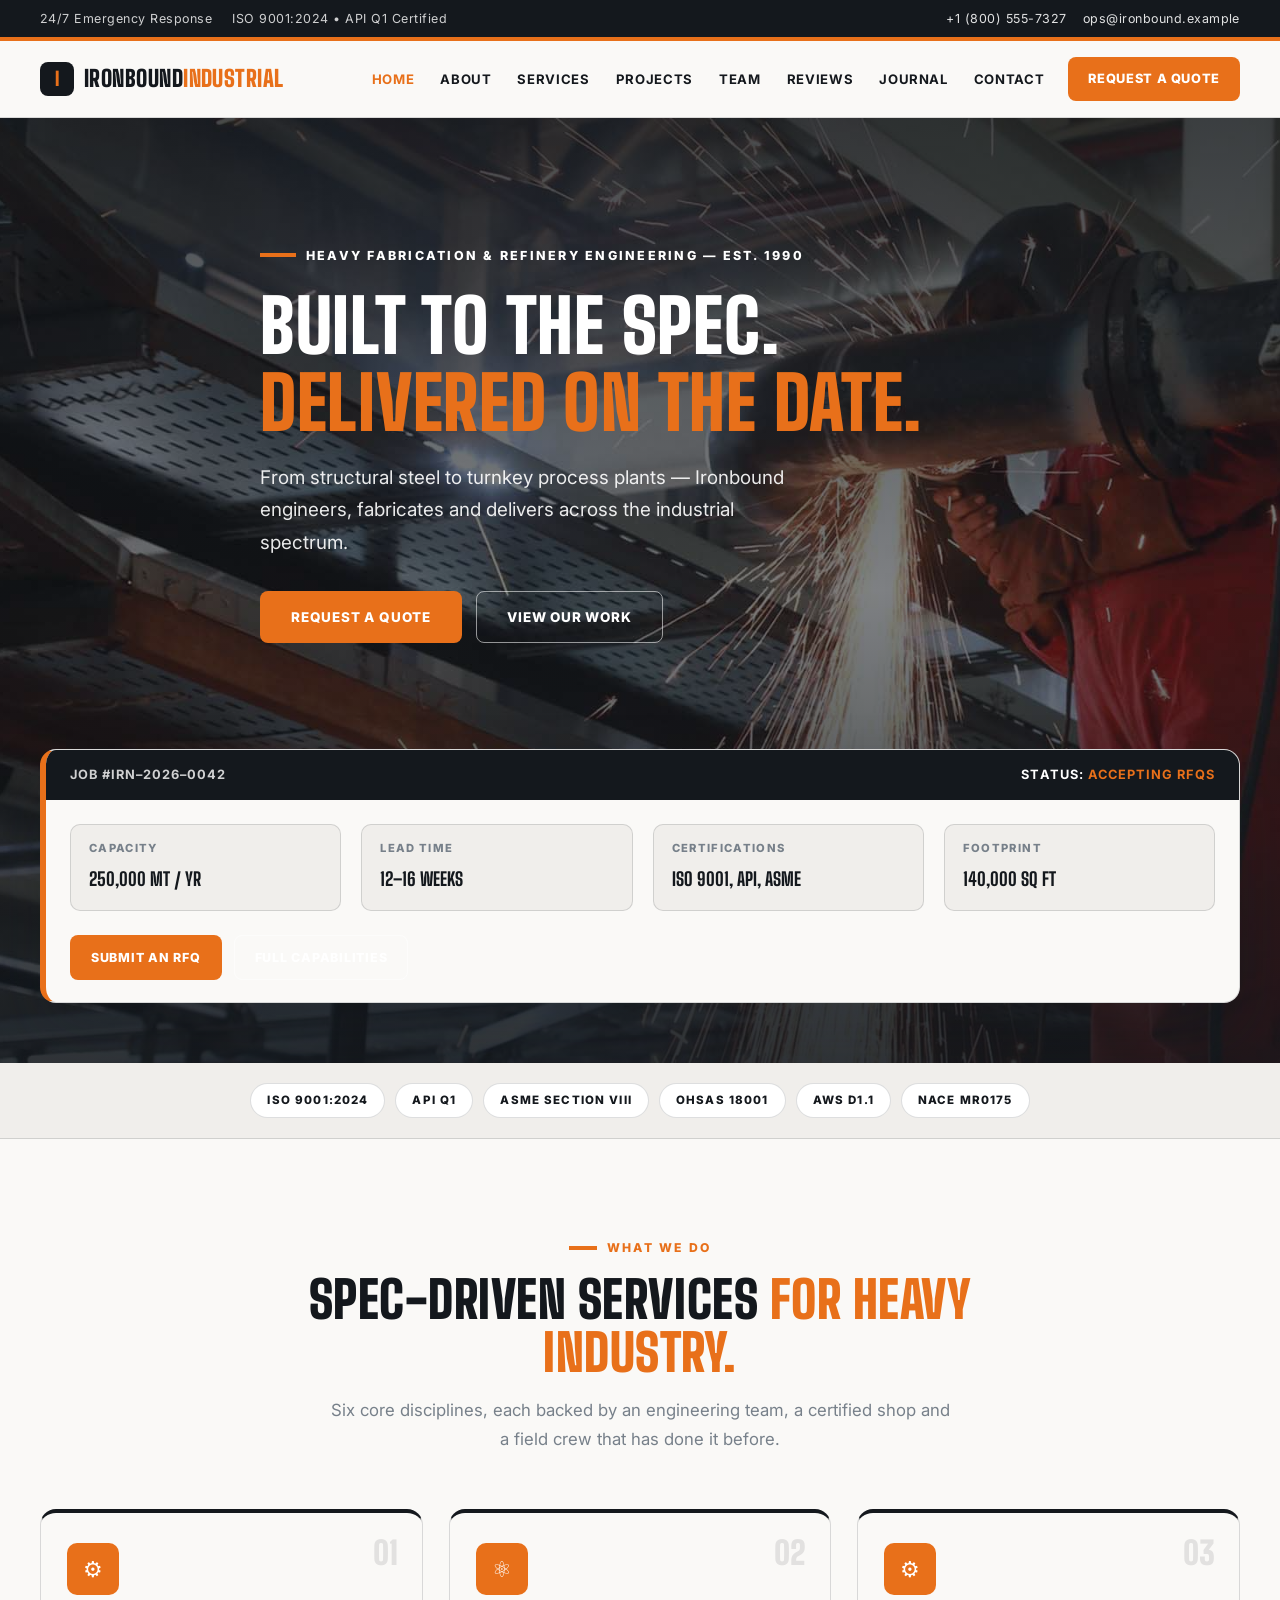
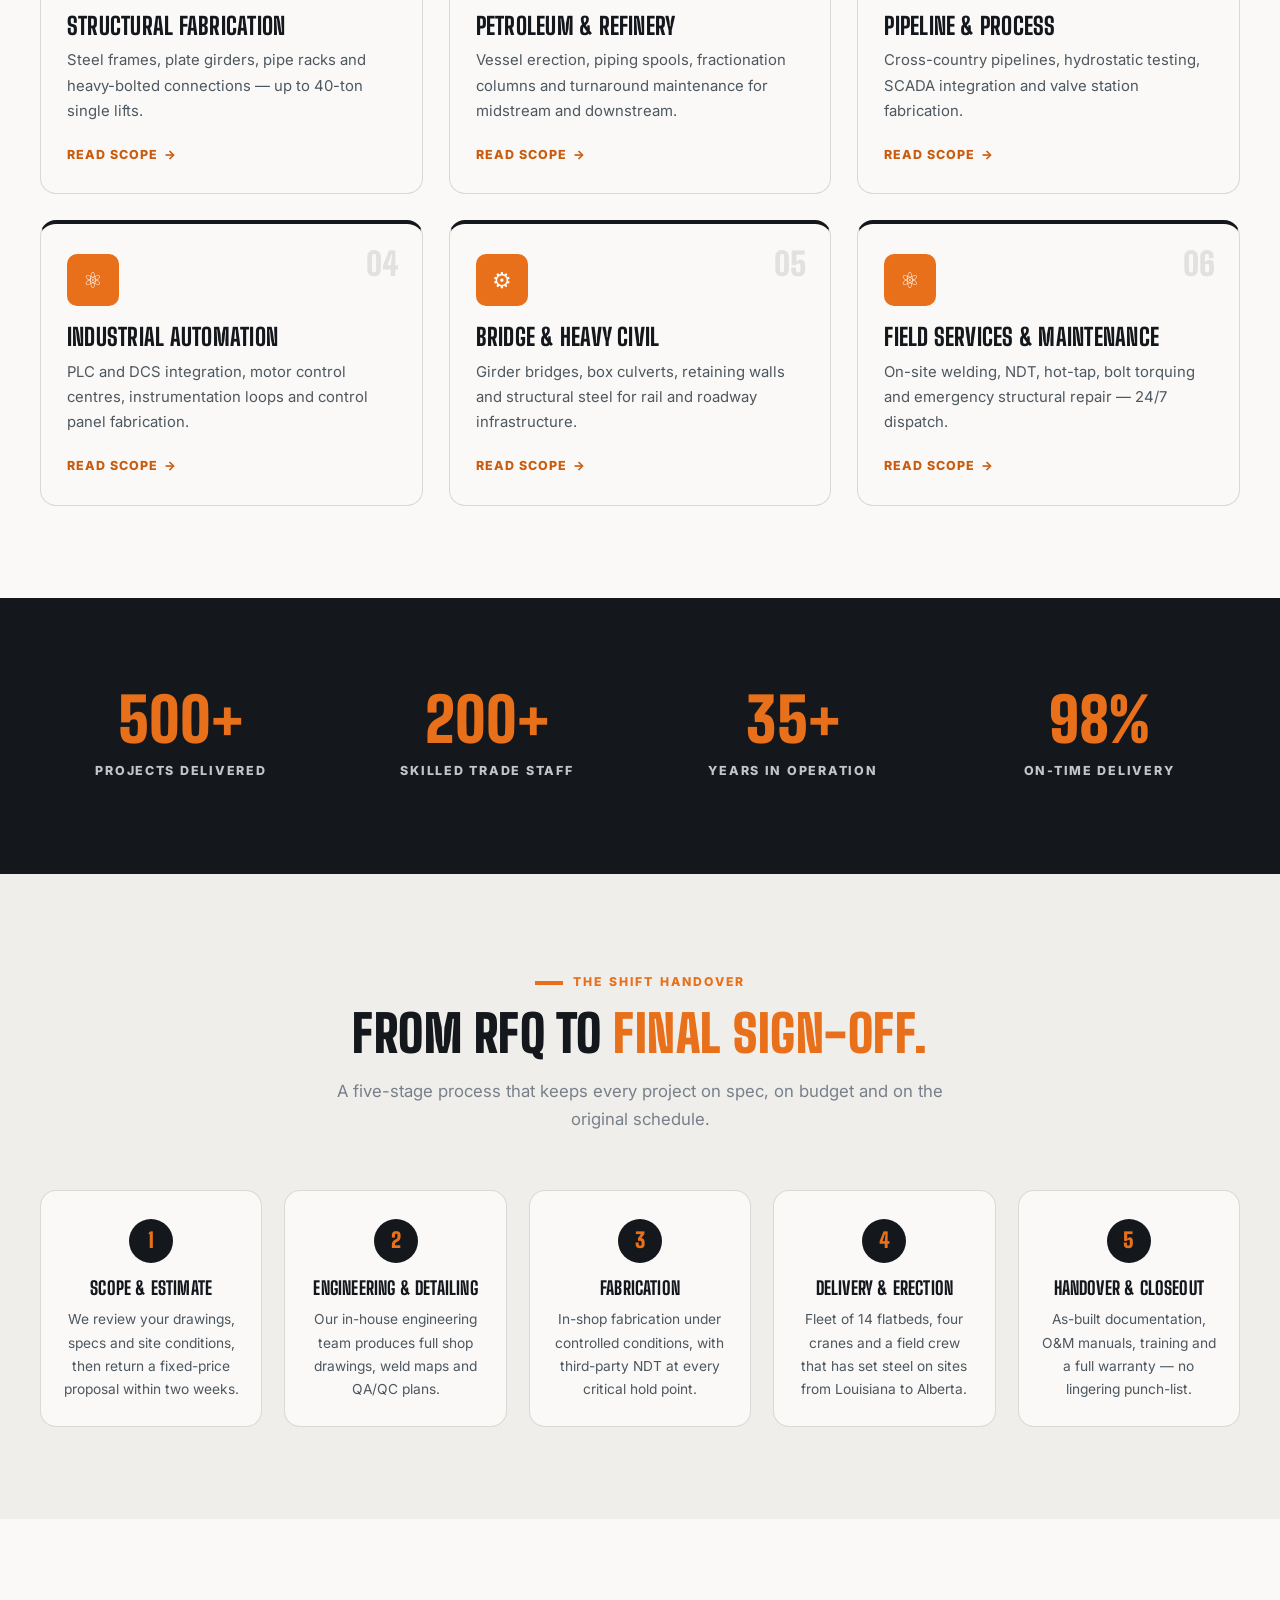
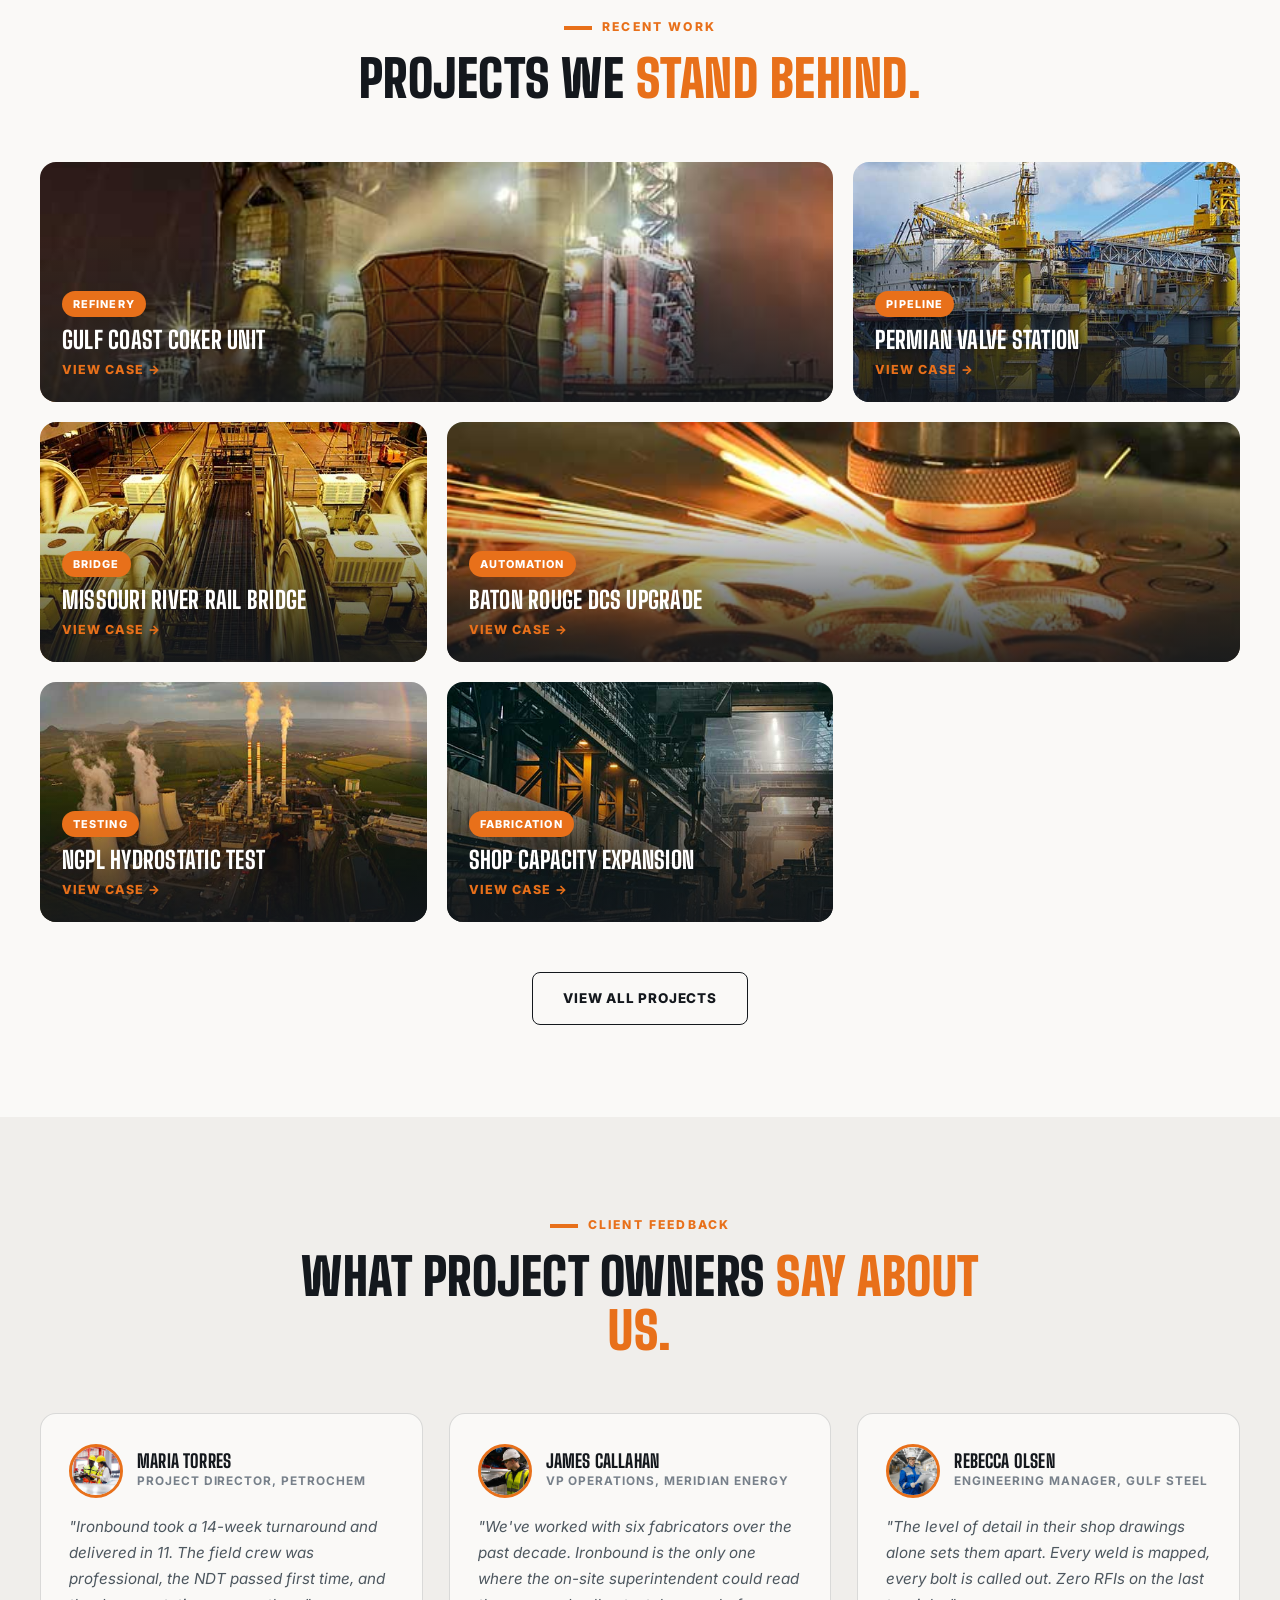
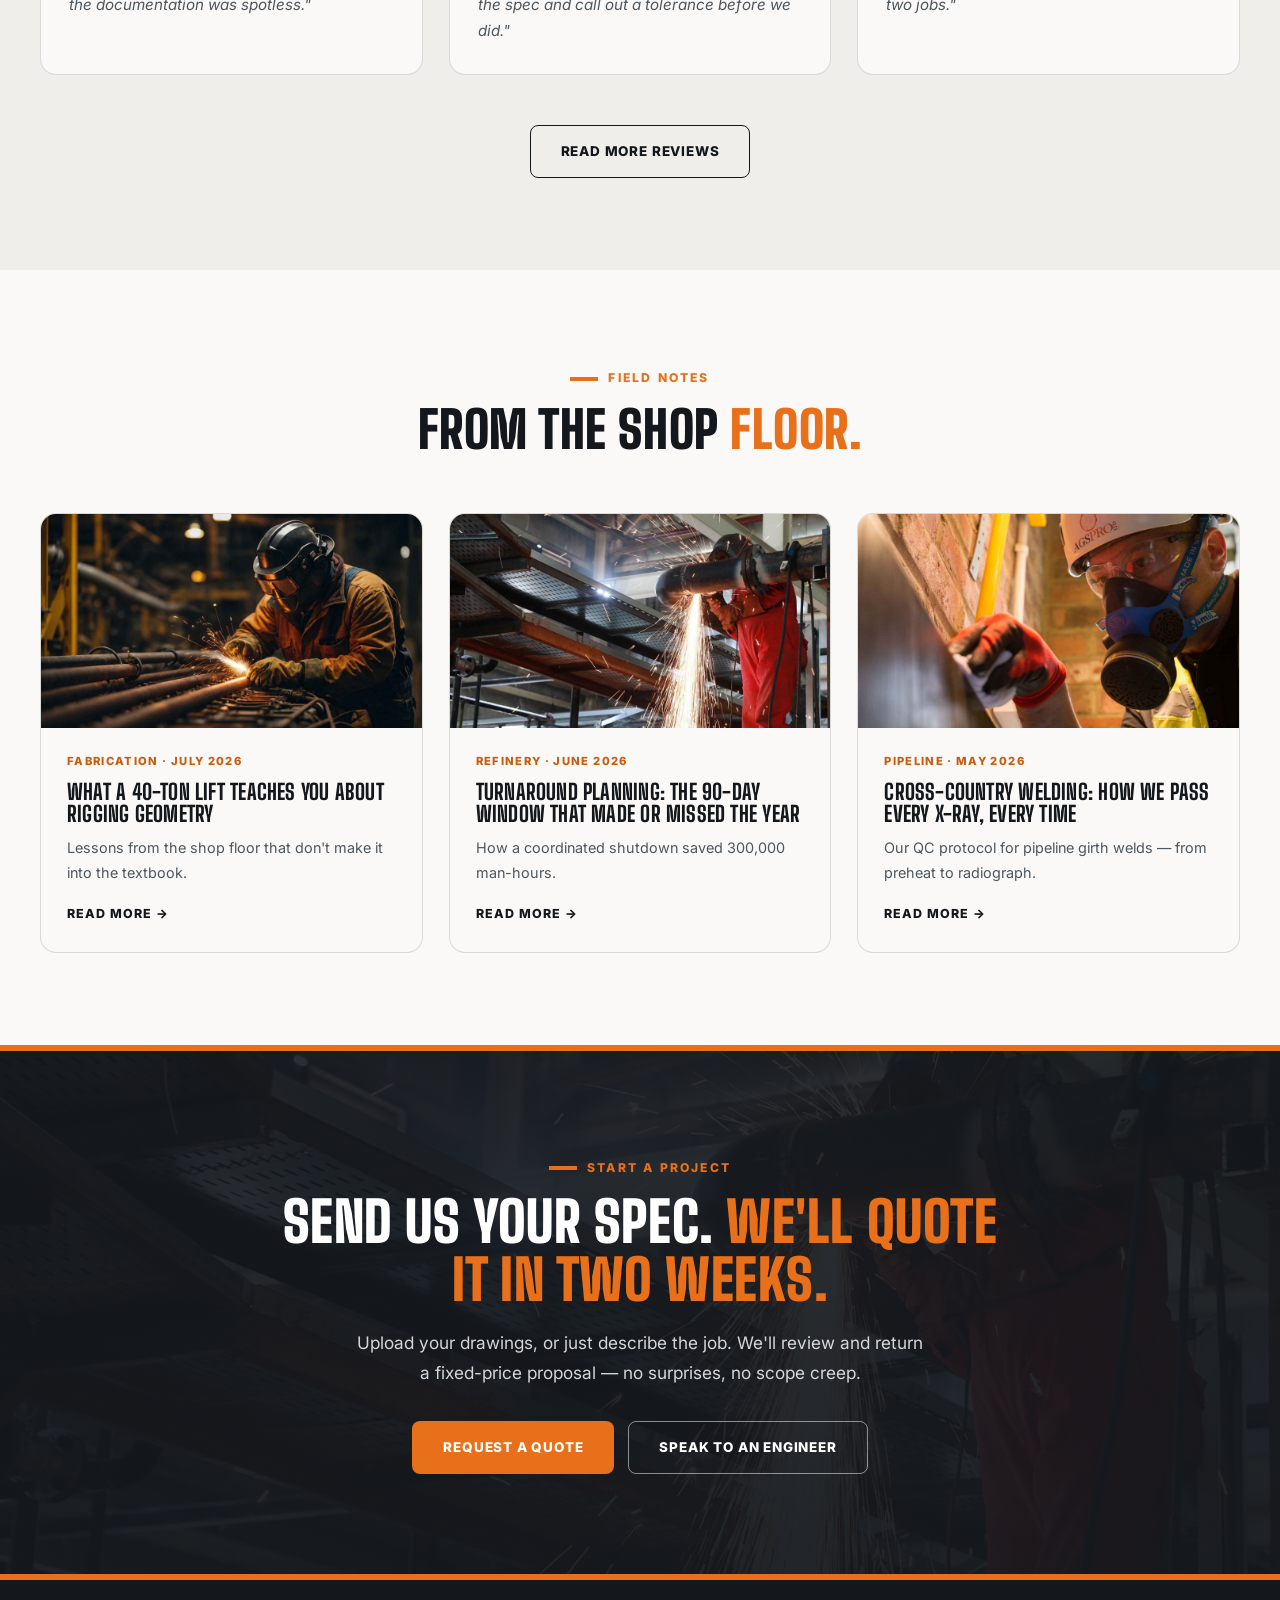
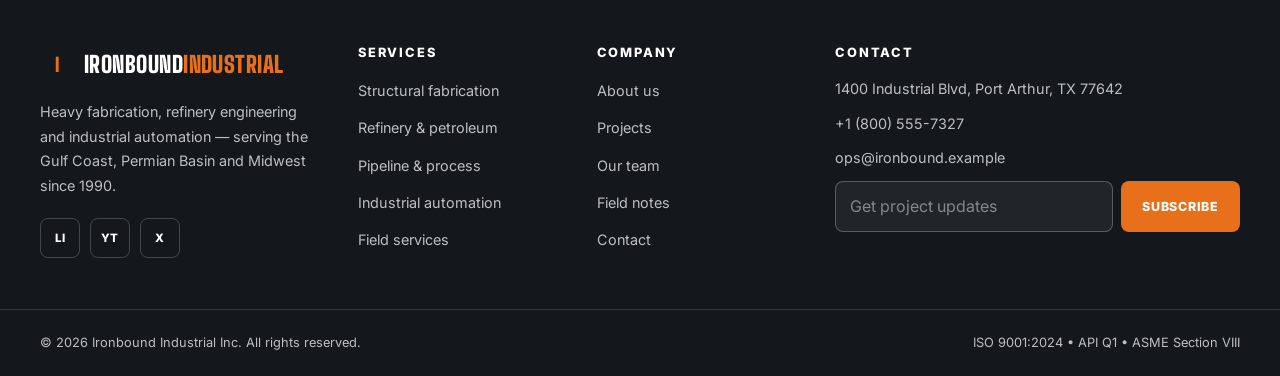
<file: index.html>
<!DOCTYPE html>
<html lang="en">
<head>
  <meta charset="UTF-8">
  <meta name="viewport" content="width=device-width, initial-scale=1.0">
  <title>Ironbound Industrial — Engineering &amp; Fabrication</title>
  <meta name="description" content="Ironbound Industrial is a heavy fabrication, refinery and engineering firm — ISO 9001 certified, 500+ projects completed, 35+ years on the job.">
  <link rel="icon" href="data:image/svg+xml,%3Csvg xmlns='http://www.w3.org/2000/svg' viewBox='0 0 64 64'%3E%3Crect width='64' height='64' rx='12' fill='%2314181d'/%3E%3Cpath d='M16 32 L32 16 L48 32 L40 32 L40 48 L24 48 L24 32 Z' fill='%23e8701a'/%3E%3C/svg%3E">
  <link rel="preconnect" href="https://fonts.googleapis.com">
  <link rel="preconnect" href="https://fonts.gstatic.com" crossorigin>
  <link href="https://fonts.googleapis.com/css2?family=Big+Shoulders+Display:wght@600;700;800;900&family=Inter:wght@400;500;600;700;800&display=swap" rel="stylesheet">
  <link rel="stylesheet" href="assets/css/style.css">
</head>
<body>
  <a class="skip-link" href="#main">Skip to content</a>

  <div class="topbar">
    <div class="container topbar-inner">
      <p class="topbar-item">24/7 Emergency Response</p>
      <p class="topbar-item topbar-mid">ISO 9001:2024 &bull; API Q1 Certified</p>
      <p class="topbar-item topbar-end">
        <a href="tel:+18005557327">+1 (800) 555-7327</a>
        <a href="mailto:ops@ironbound.example">ops@ironbound.example</a>
      </p>
    </div>
  </div>

  <header class="site-header" id="top">
    <div class="container nav-wrap">
      <a href="index.html" class="brand">
        <span class="brand-mark" aria-hidden="true"></span>
        <span class="brand-text">Ironbound<span>Industrial</span></span>
      </a>
      <button class="nav-toggle" aria-label="Toggle menu" aria-expanded="false" aria-controls="site-nav">&#9776;</button>
      <nav class="nav-links" id="site-nav" aria-label="Primary">
        <a href="index.html" class="nav-link">Home</a>
        <a href="about.html" class="nav-link">About</a>
        <a href="service.html" class="nav-link">Services</a>
        <a href="project.html" class="nav-link">Projects</a>
        <a href="team.html" class="nav-link">Team</a>
        <a href="testimonial.html" class="nav-link">Reviews</a>
        <a href="blog.html" class="nav-link">Journal</a>
        <a href="contact.html" class="nav-link">Contact</a>
        <a href="quote.html" class="nav-cta">Request a Quote</a>
      </nav>
    </div>
  </header>

  <main id="main">
    <section class="hero">
      <div class="hero-bg" aria-hidden="true">
        <img src="assets/img/img-1920x1080-1.jpg" alt="">
        <img src="assets/img/img-1920x1080-2.jpg" alt="" class="active">
        <img src="assets/img/img-1920x1080-3.jpg" alt="">
      </div>
      <div class="hero-shade" aria-hidden="true"></div>
      <div class="container hero-inner">
        <p class="hero-eyebrow">Heavy fabrication &amp; refinery engineering &mdash; est. 1990</p>
        <h1 class="hero-title">Built to the spec. <em>Delivered on the date.</em></h1>
        <p class="hero-sub">From structural steel to turnkey process plants — Ironbound engineers, fabricates and delivers across the industrial spectrum.</p>
        <div class="hero-actions">
          <a href="quote.html" class="btn btn-primary">Request a quote</a>
          <a href="project.html" class="btn btn-ghost">View our work</a>
        </div>
      </div>
      <div class="job-ticket-wrap">
        <div class="container">
          <div class="job-ticket">
            <div class="jt-head">
              <span class="jt-ref">JOB #IRN&ndash;2026&ndash;0042</span>
              <span class="jt-status">Status: <em>Accepting RFQs</em></span>
            </div>
            <div class="jt-body">
              <div class="jt-field">
                <span class="jt-label">Capacity</span>
                <span class="jt-value">250,000 MT / yr</span>
              </div>
              <div class="jt-field">
                <span class="jt-label">Lead time</span>
                <span class="jt-value">12&ndash;16 weeks</span>
              </div>
              <div class="jt-field">
                <span class="jt-label">Certifications</span>
                <span class="jt-value">ISO 9001, API, ASME</span>
              </div>
              <div class="jt-field">
                <span class="jt-label">Footprint</span>
                <span class="jt-value">140,000 sq ft</span>
              </div>
            </div>
            <div class="jt-foot">
              <a href="quote.html" class="btn btn-primary btn-sm">Submit an RFQ</a>
              <a href="service.html" class="btn btn-ghost btn-sm">Full capabilities</a>
            </div>
          </div>
        </div>
      </div>
    </section>

    <section class="cert-strip">
      <div class="container">
        <span class="cert-badge">ISO 9001:2024</span>
        <span class="cert-badge">API Q1</span>
        <span class="cert-badge">ASME Section VIII</span>
        <span class="cert-badge">OHSAS 18001</span>
        <span class="cert-badge">AWS D1.1</span>
        <span class="cert-badge">NACE MR0175</span>
      </div>
    </section>

    <section class="section">
      <div class="container">
        <div class="section-head reveal">
          <p class="eyebrow">What we do</p>
          <h2 class="section-title">Spec-driven services <em>for heavy industry.</em></h2>
          <p class="section-sub">Six core disciplines, each backed by an engineering team, a certified shop and a field crew that has done it before.</p>
        </div>
        <div class="spec-grid">
          <article class="spec-card reveal">
            <span class="spec-num">01</span>
            <span class="spec-icon" aria-hidden="true">&#9881;</span>
            <h3>Structural fabrication</h3>
            <p>Steel frames, plate girders, pipe racks and heavy-bolted connections — up to 40-ton single lifts.</p>
            <a href="service.html" class="spec-link">Read scope <span class="spec-arrow">→</span></a>
          </article>
          <article class="spec-card reveal">
            <span class="spec-num">02</span>
            <span class="spec-icon" aria-hidden="true">&#9883;</span>
            <h3>Petroleum &amp; refinery</h3>
            <p>Vessel erection, piping spools, fractionation columns and turnaround maintenance for midstream and downstream.</p>
            <a href="service.html" class="spec-link">Read scope <span class="spec-arrow">→</span></a>
          </article>
          <article class="spec-card reveal">
            <span class="spec-num">03</span>
            <span class="spec-icon" aria-hidden="true">&#9881;</span>
            <h3>Pipeline &amp; process</h3>
            <p>Cross-country pipelines, hydrostatic testing, SCADA integration and valve station fabrication.</p>
            <a href="service.html" class="spec-link">Read scope <span class="spec-arrow">→</span></a>
          </article>
          <article class="spec-card reveal">
            <span class="spec-num">04</span>
            <span class="spec-icon" aria-hidden="true">&#9883;</span>
            <h3>Industrial automation</h3>
            <p>PLC and DCS integration, motor control centres, instrumentation loops and control panel fabrication.</p>
            <a href="service.html" class="spec-link">Read scope <span class="spec-arrow">→</span></a>
          </article>
          <article class="spec-card reveal">
            <span class="spec-num">05</span>
            <span class="spec-icon" aria-hidden="true">&#9881;</span>
            <h3>Bridge &amp; heavy civil</h3>
            <p>Girder bridges, box culverts, retaining walls and structural steel for rail and roadway infrastructure.</p>
            <a href="service.html" class="spec-link">Read scope <span class="spec-arrow">→</span></a>
          </article>
          <article class="spec-card reveal">
            <span class="spec-num">06</span>
            <span class="spec-icon" aria-hidden="true">&#9883;</span>
            <h3>Field services &amp; maintenance</h3>
            <p>On-site welding, NDT, hot-tap, bolt torquing and emergency structural repair — 24/7 dispatch.</p>
            <a href="service.html" class="spec-link">Read scope <span class="spec-arrow">→</span></a>
          </article>
        </div>
      </div>
    </section>

    <section class="section section-dark">
      <div class="container">
        <div class="stat-band">
          <div class="reveal">
            <div class="stat-num">500+</div>
            <div class="stat-label">Projects delivered</div>
          </div>
          <div class="reveal">
            <div class="stat-num">200+</div>
            <div class="stat-label">Skilled trade staff</div>
          </div>
          <div class="reveal">
            <div class="stat-num">35+</div>
            <div class="stat-label">Years in operation</div>
          </div>
          <div class="reveal">
            <div class="stat-num">98%</div>
            <div class="stat-label">On-time delivery</div>
          </div>
        </div>
      </div>
    </section>

    <section class="section section-concrete">
      <div class="container">
        <div class="section-head reveal">
          <p class="eyebrow">The shift handover</p>
          <h2 class="section-title">From RFQ to <em>final sign-off.</em></h2>
          <p class="section-sub">A five-stage process that keeps every project on spec, on budget and on the original schedule.</p>
        </div>
        <div class="shift-grid">
          <div class="shift-step reveal">
            <span class="shift-num">1</span>
            <h3>Scope &amp; estimate</h3>
            <p>We review your drawings, specs and site conditions, then return a fixed-price proposal within two weeks.</p>
          </div>
          <div class="shift-step reveal">
            <span class="shift-num">2</span>
            <h3>Engineering &amp; detailing</h3>
            <p>Our in-house engineering team produces full shop drawings, weld maps and QA/QC plans.</p>
          </div>
          <div class="shift-step reveal">
            <span class="shift-num">3</span>
            <h3>Fabrication</h3>
            <p>In-shop fabrication under controlled conditions, with third-party NDT at every critical hold point.</p>
          </div>
          <div class="shift-step reveal">
            <span class="shift-num">4</span>
            <h3>Delivery &amp; erection</h3>
            <p>Fleet of 14 flatbeds, four cranes and a field crew that has set steel on sites from Louisiana to Alberta.</p>
          </div>
          <div class="shift-step reveal">
            <span class="shift-num">5</span>
            <h3>Handover &amp; closeout</h3>
            <p>As-built documentation, O&amp;M manuals, training and a full warranty — no lingering punch-list.</p>
          </div>
        </div>
      </div>
    </section>

    <section class="section">
      <div class="container">
        <div class="section-head reveal">
          <p class="eyebrow">Recent work</p>
          <h2 class="section-title">Projects we <em>stand behind.</em></h2>
        </div>
        <div class="bento-grid">
          <article class="bento-item reveal" style="grid-column:span 2;grid-row:span 1">
            <img src="assets/img/img-550x350-1.jpg" alt="Structural steel erection at a Louisiana refinery expansion" loading="lazy">
            <div class="bento-overlay">
              <span class="bento-tag">Refinery</span>
              <h3>Gulf Coast Coker Unit</h3>
              <a href="project.html" class="bento-link">View case →</a>
            </div>
          </article>
          <article class="bento-item reveal">
            <img src="assets/img/img-550x350-2.jpg" alt="Pipeline valve station installation in West Texas" loading="lazy">
            <div class="bento-overlay">
              <span class="bento-tag">Pipeline</span>
              <h3>Permian Valve Station</h3>
              <a href="project.html" class="bento-link">View case →</a>
            </div>
          </article>
          <article class="bento-item reveal">
            <img src="assets/img/img-550x350-3.jpg" alt="Bridge girder placement for a rail overpass" loading="lazy">
            <div class="bento-overlay">
              <span class="bento-tag">Bridge</span>
              <h3>Missouri River Rail Bridge</h3>
              <a href="project.html" class="bento-link">View case →</a>
            </div>
          </article>
          <article class="bento-item reveal" style="grid-column:span 2;grid-row:span 1">
            <img src="assets/img/img-550x350-4.jpg" alt="DCS control panel installation at a chemical plant" loading="lazy">
            <div class="bento-overlay">
              <span class="bento-tag">Automation</span>
              <h3>Baton Rouge DCS Upgrade</h3>
              <a href="project.html" class="bento-link">View case →</a>
            </div>
          </article>
          <article class="bento-item reveal">
            <img src="assets/img/img-550x350-5.jpg" alt="Hydrostatic test on a 36-inch pipeline" loading="lazy">
            <div class="bento-overlay">
              <span class="bento-tag">Testing</span>
              <h3>NGPL Hydrostatic Test</h3>
              <a href="project.html" class="bento-link">View case →</a>
            </div>
          </article>
          <article class="bento-item reveal">
            <img src="assets/img/img-550x350-6.jpg" alt="Fabrication shop floor with heavy plate welding" loading="lazy">
            <div class="bento-overlay">
              <span class="bento-tag">Fabrication</span>
              <h3>Shop Capacity Expansion</h3>
              <a href="project.html" class="bento-link">View case →</a>
            </div>
          </article>
        </div>
        <div class="section-cta reveal">
          <a href="project.html" class="btn btn-outline">View all projects</a>
        </div>
      </div>
    </section>

    <section class="section section-concrete">
      <div class="container">
        <div class="section-head reveal">
          <p class="eyebrow">Client feedback</p>
          <h2 class="section-title">What project owners <em>say about us.</em></h2>
        </div>
        <div class="tst-grid">
          <article class="tst-card reveal">
            <div class="tst-head">
              <img src="assets/img/img-1000x1000-1.jpg" alt="" class="tst-avatar" loading="lazy">
              <div>
                <h3>Maria Torres</h3>
                <span class="tst-role">Project Director, PetroChem</span>
              </div>
            </div>
            <p>"Ironbound took a 14-week turnaround and delivered in 11. The field crew was professional, the NDT passed first time, and the documentation was spotless."</p>
          </article>
          <article class="tst-card reveal">
            <div class="tst-head">
              <img src="assets/img/img-1000x1000-2.jpg" alt="" class="tst-avatar" loading="lazy">
              <div>
                <h3>James Callahan</h3>
                <span class="tst-role">VP Operations, Meridian Energy</span>
              </div>
            </div>
            <p>"We've worked with six fabricators over the past decade. Ironbound is the only one where the on-site superintendent could read the spec and call out a tolerance before we did."</p>
          </article>
          <article class="tst-card reveal">
            <div class="tst-head">
              <img src="assets/img/img-1000x1000-3.jpg" alt="" class="tst-avatar" loading="lazy">
              <div>
                <h3>Rebecca Olsen</h3>
                <span class="tst-role">Engineering Manager, Gulf Steel</span>
              </div>
            </div>
            <p>"The level of detail in their shop drawings alone sets them apart. Every weld is mapped, every bolt is called out. Zero RFIs on the last two jobs."</p>
          </article>
        </div>
        <div class="section-cta reveal">
          <a href="testimonial.html" class="btn btn-outline">Read more reviews</a>
        </div>
      </div>
    </section>

    <section class="section">
      <div class="container">
        <div class="section-head reveal">
          <p class="eyebrow">Field notes</p>
          <h2 class="section-title">From the shop <em>floor.</em></h2>
        </div>
        <div class="blog-grid">
          <article class="post-card reveal">
            <img src="assets/img/img-1920x1080-1.jpg" alt="Welder in a fabrication shop preparing a heavy plate joint" loading="lazy">
            <div class="post-body">
              <span class="post-meta">Fabrication · July 2026</span>
              <h3><a href="blog.html">What a 40-ton lift teaches you about rigging geometry</a></h3>
              <p>Lessons from the shop floor that don't make it into the textbook.</p>
              <a href="blog.html" class="post-link">Read more →</a>
            </div>
          </article>
          <article class="post-card reveal">
            <img src="assets/img/img-1920x1080-2.jpg" alt="Refinery column being lifted into position" loading="lazy">
            <div class="post-body">
              <span class="post-meta">Refinery · June 2026</span>
              <h3><a href="blog.html">Turnaround planning: the 90-day window that made or missed the year</a></h3>
              <p>How a coordinated shutdown saved 300,000 man-hours.</p>
              <a href="blog.html" class="post-link">Read more →</a>
            </div>
          </article>
          <article class="post-card reveal">
            <img src="assets/img/img-1920x1080-3.jpg" alt="Pipeline welding in a remote desert location" loading="lazy">
            <div class="post-body">
              <span class="post-meta">Pipeline · May 2026</span>
              <h3><a href="blog.html">Cross-country welding: how we pass every X-ray, every time</a></h3>
              <p>Our QC protocol for pipeline girth welds — from preheat to radiograph.</p>
              <a href="blog.html" class="post-link">Read more →</a>
            </div>
          </article>
        </div>
      </div>
    </section>

    <section class="cta-section">
      <div class="container cta-inner reveal">
        <p class="eyebrow">Start a project</p>
        <h2 class="cta-title">Send us your spec. <em>We'll quote it in two weeks.</em></h2>
        <p class="cta-sub">Upload your drawings, or just describe the job. We'll review and return a fixed-price proposal — no surprises, no scope creep.</p>
        <div class="cta-actions">
          <a href="quote.html" class="btn btn-primary">Request a quote</a>
          <a href="contact.html" class="btn btn-ghost-dark">Speak to an engineer</a>
        </div>
      </div>
    </section>
  </main>

  <footer class="site-footer">
    <div class="container footer-grid">
      <div class="footer-col">
        <a href="index.html" class="brand footer-brand">
          <span class="brand-mark" aria-hidden="true"></span>
          <span class="brand-text">Ironbound<span>Industrial</span></span>
        </a>
        <p>Heavy fabrication, refinery engineering and industrial automation — serving the Gulf Coast, Permian Basin and Midwest since 1990.</p>
        <div class="footer-social">
          <a href="https://linkedin.com" target="_blank" rel="noopener" aria-label="LinkedIn">LI</a>
          <a href="https://youtube.com" target="_blank" rel="noopener" aria-label="YouTube">YT</a>
          <a href="https://twitter.com" target="_blank" rel="noopener" aria-label="Twitter">X</a>
        </div>
      </div>
      <div class="footer-col">
        <h3>Services</h3>
        <ul class="footer-links">
          <li><a href="service.html">Structural fabrication</a></li>
          <li><a href="service.html">Refinery &amp; petroleum</a></li>
          <li><a href="service.html">Pipeline &amp; process</a></li>
          <li><a href="service.html">Industrial automation</a></li>
          <li><a href="service.html">Field services</a></li>
        </ul>
      </div>
      <div class="footer-col">
        <h3>Company</h3>
        <ul class="footer-links">
          <li><a href="about.html">About us</a></li>
          <li><a href="project.html">Projects</a></li>
          <li><a href="team.html">Our team</a></li>
          <li><a href="blog.html">Field notes</a></li>
          <li><a href="contact.html">Contact</a></li>
        </ul>
      </div>
      <div class="footer-col">
        <h3>Contact</h3>
        <ul class="footer-links footer-contact">
          <li>1400 Industrial Blvd, Port Arthur, TX 77642</li>
          <li><a href="tel:+18005557327">+1 (800) 555-7327</a></li>
          <li><a href="mailto:ops@ironbound.example">ops@ironbound.example</a></li>
        </ul>
        <form class="newsletter" data-form novalidate>
          <label for="nl-email" class="sr-only">Email for project updates</label>
          <input id="nl-email" type="email" name="email" placeholder="Get project updates" required>
          <button type="submit" class="btn btn-primary btn-sm">Subscribe</button>
          <p class="form-msg form-ok">You're in — quarterly project digest, no spam.</p>
          <p class="form-msg form-err">Please enter a valid email address.</p>
        </form>
      </div>
    </div>
    <div class="footer-bottom">
      <div class="container">
        <p>© <span data-year>2026</span> Ironbound Industrial Inc. All rights reserved.</p>
        <p>ISO 9001:2024 &bull; API Q1 &bull; ASME Section VIII</p>
      </div>
    </div>
  </footer>

  <button class="back-to-top" aria-label="Back to top">&#8593;</button>
  <script src="assets/js/main.js"></script>
</body>
</html>
</file>
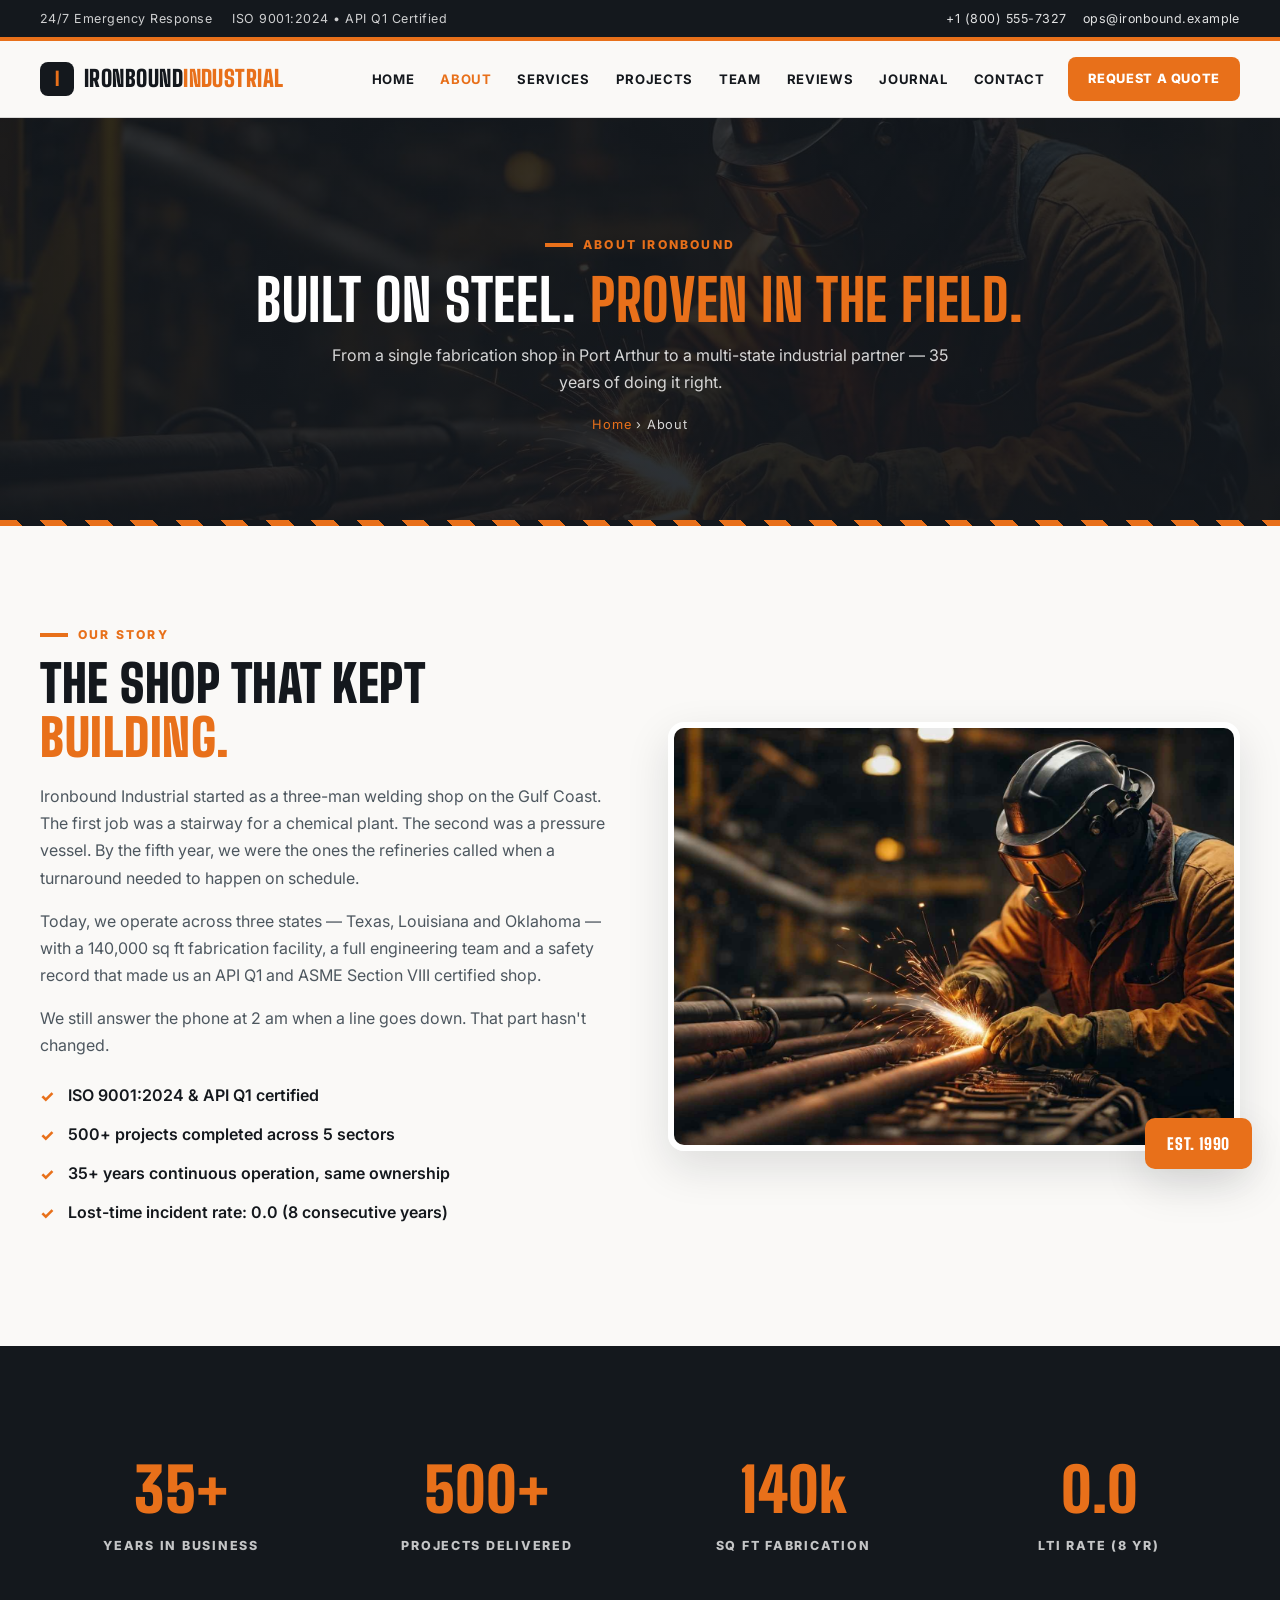
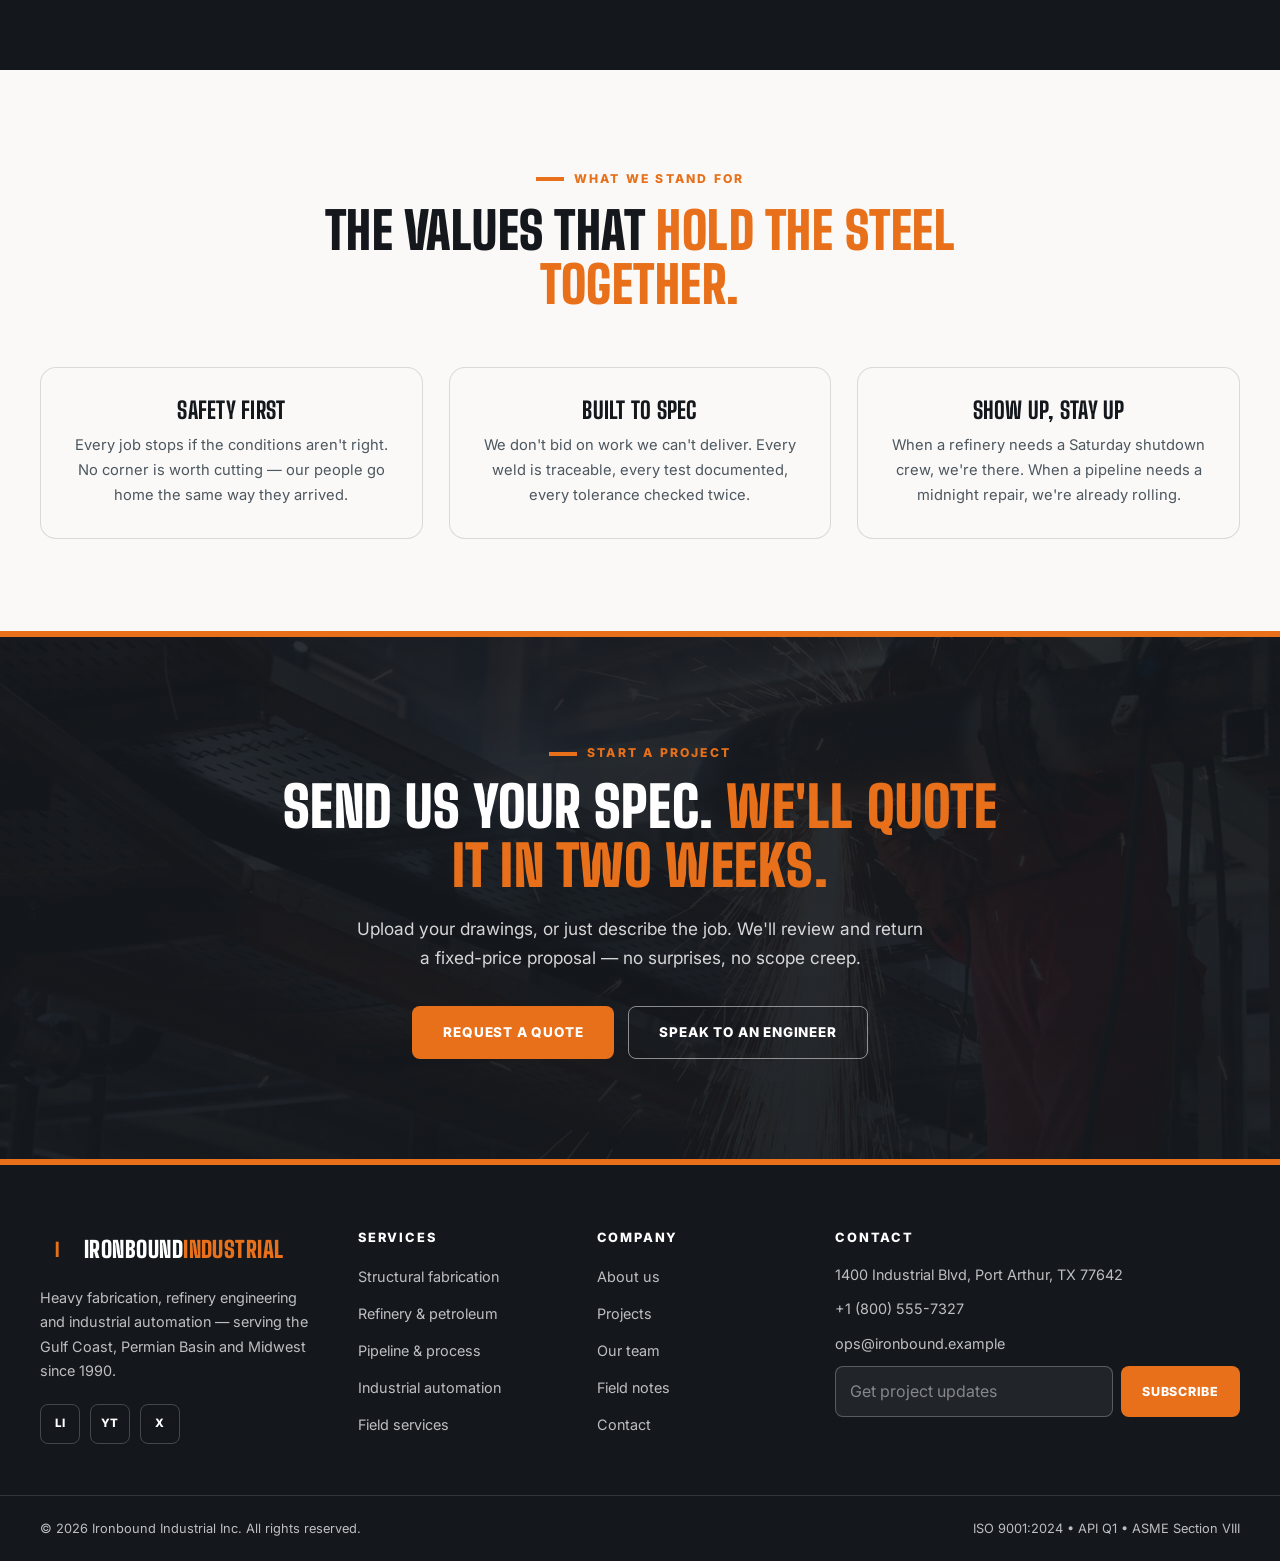
<file: about.html>
<!DOCTYPE html>
<html lang="en">
<head>
  <meta charset="UTF-8">
  <meta name="viewport" content="width=device-width, initial-scale=1.0">
  <title>About — Ironbound Industrial</title>
  <meta name="description" content="Ironbound Industrial is a heavy fabrication, refinery and engineering firm — ISO 9001, API Q1, ASME VIII certified. 35 years on the Gulf Coast.">
  <link rel="icon" href="data:image/svg+xml,%3Csvg xmlns='http://www.w3.org/2000/svg' viewBox='0 0 64 64'%3E%3Crect width='64' height='64' rx='12' fill='%2314181d'/%3E%3Cpath d='M16 32 L32 16 L48 32 L40 32 L40 48 L24 48 L24 32 Z' fill='%23e8701a'/%3E%3C/svg%3E">
  <link rel="preconnect" href="https://fonts.googleapis.com">
  <link rel="preconnect" href="https://fonts.gstatic.com" crossorigin>
  <link href="https://fonts.googleapis.com/css2?family=Big+Shoulders+Display:wght@600;700;800;900&family=Inter:wght@400;500;600;700;800&display=swap" rel="stylesheet">
  <link rel="stylesheet" href="assets/css/style.css">
</head>
<body>
  <a class="skip-link" href="#main">Skip to content</a>



<div class="topbar">
    <div class="container topbar-inner">
      <p class="topbar-item">24/7 Emergency Response</p>
      <p class="topbar-item topbar-mid">ISO 9001:2024 &bull; API Q1 Certified</p>
      <p class="topbar-item topbar-end">
        <a href="tel:+18005557327">+1 (800) 555-7327</a>
        <a href="mailto:ops@ironbound.example">ops@ironbound.example</a>
      </p>
    </div>
  </div>

  <header class="site-header" id="top">
    <div class="container nav-wrap">
      <a href="index.html" class="brand">
        <span class="brand-mark" aria-hidden="true"></span>
        <span class="brand-text">Ironbound<span>Industrial</span></span>
      </a>
      <button class="nav-toggle" aria-label="Toggle menu" aria-expanded="false" aria-controls="site-nav">&#9776;</button>
      <nav class="nav-links" id="site-nav" aria-label="Primary">
        <a href="index.html" class="nav-link">Home</a>
        <a href="about.html" class="nav-link">About</a>
        <a href="service.html" class="nav-link">Services</a>
        <a href="project.html" class="nav-link">Projects</a>
        <a href="team.html" class="nav-link">Team</a>
        <a href="testimonial.html" class="nav-link">Reviews</a>
        <a href="blog.html" class="nav-link">Journal</a>
        <a href="contact.html" class="nav-link">Contact</a>
        <a href="quote.html" class="nav-cta">Request a Quote</a>
      </nav>
    </div>
  </header>

  <main id="main">
    <section class="page-banner">
      <div class="container">
        <p class="eyebrow">About Ironbound</p>
        <h1>Built on steel. <em>Proven in the field.</em></h1>
        <p>From a single fabrication shop in Port Arthur to a multi-state industrial partner — 35 years of doing it right.</p>
        <p class="crumb"><a href="index.html">Home</a> › About</p>
      </div>
    </section>

    <section class="section">
      <div class="container split split-reverse">
        <div class="split-media reveal">
          <img src="assets/img/img-1920x1080-1.jpg" alt="Ironbound fabrication facility" loading="lazy">
          <div class="exp-badge">Est. 1990</div>
        </div>
        <div class="split-copy reveal">
          <p class="eyebrow">Our story</p>
          <h2 class="section-title">The shop that kept <em>building.</em></h2>
          <p>Ironbound Industrial started as a three-man welding shop on the Gulf Coast. The first job was a stairway for a chemical plant. The second was a pressure vessel. By the fifth year, we were the ones the refineries called when a turnaround needed to happen on schedule.</p>
          <p>Today, we operate across three states — Texas, Louisiana and Oklahoma — with a 140,000 sq ft fabrication facility, a full engineering team and a safety record that made us an API Q1 and ASME Section VIII certified shop.</p>
          <p>We still answer the phone at 2 am when a line goes down. That part hasn't changed.</p>
          <ul class="check-list">
            <li class="check-item">ISO 9001:2024 &amp; API Q1 certified</li>
            <li class="check-item">500+ projects completed across 5 sectors</li>
            <li class="check-item">35+ years continuous operation, same ownership</li>
            <li class="check-item">Lost-time incident rate: 0.0 (8 consecutive years)</li>
          </ul>
        </div>
      </div>
    </section>

    <section class="section section-dark">
      <div class="container">
        <div class="stat-band">
          <div class="stat-item reveal"><span class="stat-num">35+</span><span class="stat-label">Years in business</span></div>
          <div class="stat-item reveal"><span class="stat-num">500+</span><span class="stat-label">Projects delivered</span></div>
          <div class="stat-item reveal"><span class="stat-num">140k</span><span class="stat-label">Sq ft fabrication</span></div>
          <div class="stat-item reveal"><span class="stat-num">0.0</span><span class="stat-label">LTI rate (8 yr)</span></div>
        </div>
      </div>
    </section>

    <section class="section">
      <div class="container">
        <div class="section-head reveal">
          <p class="eyebrow">What we stand for</p>
          <h2 class="section-title">The values that <em>hold the steel together.</em></h2>
        </div>
        <div class="value-grid">
          <div class="value-card reveal">
            <h3>Safety first</h3>
            <p>Every job stops if the conditions aren't right. No corner is worth cutting — our people go home the same way they arrived.</p>
          </div>
          <div class="value-card reveal">
            <h3>Built to spec</h3>
            <p>We don't bid on work we can't deliver. Every weld is traceable, every test documented, every tolerance checked twice.</p>
          </div>
          <div class="value-card reveal">
            <h3>Show up, stay up</h3>
            <p>When a refinery needs a Saturday shutdown crew, we're there. When a pipeline needs a midnight repair, we're already rolling.</p>
          </div>
        </div>
      </div>
    </section>

    <section class="cta-section">
      <div class="container cta-inner reveal">
        <p class="eyebrow">Start a project</p>
        <h2 class="cta-title">Send us your spec. <em>We'll quote it in two weeks.</em></h2>
        <p class="cta-sub">Upload your drawings, or just describe the job. We'll review and return a fixed-price proposal — no surprises, no scope creep.</p>
        <div class="cta-actions">
          <a href="quote.html" class="btn btn-primary">Request a quote</a>
          <a href="contact.html" class="btn btn-ghost-dark">Speak to an engineer</a>
        </div>
      </div>
    </section>
  </main>
<footer class="site-footer">
    <div class="container footer-grid">
      <div class="footer-col">
        <a href="index.html" class="brand footer-brand">
          <span class="brand-mark" aria-hidden="true"></span>
          <span class="brand-text">Ironbound<span>Industrial</span></span>
        </a>
        <p>Heavy fabrication, refinery engineering and industrial automation — serving the Gulf Coast, Permian Basin and Midwest since 1990.</p>
        <div class="footer-social">
          <a href="https://linkedin.com" target="_blank" rel="noopener" aria-label="LinkedIn">LI</a>
          <a href="https://youtube.com" target="_blank" rel="noopener" aria-label="YouTube">YT</a>
          <a href="https://twitter.com" target="_blank" rel="noopener" aria-label="Twitter">X</a>
        </div>
      </div>
      <div class="footer-col">
        <h3>Services</h3>
        <ul class="footer-links">
          <li><a href="service.html">Structural fabrication</a></li>
          <li><a href="service.html">Refinery &amp; petroleum</a></li>
          <li><a href="service.html">Pipeline &amp; process</a></li>
          <li><a href="service.html">Industrial automation</a></li>
          <li><a href="service.html">Field services</a></li>
        </ul>
      </div>
      <div class="footer-col">
        <h3>Company</h3>
        <ul class="footer-links">
          <li><a href="about.html">About us</a></li>
          <li><a href="project.html">Projects</a></li>
          <li><a href="team.html">Our team</a></li>
          <li><a href="blog.html">Field notes</a></li>
          <li><a href="contact.html">Contact</a></li>
        </ul>
      </div>
      <div class="footer-col">
        <h3>Contact</h3>
        <ul class="footer-links footer-contact">
          <li>1400 Industrial Blvd, Port Arthur, TX 77642</li>
          <li><a href="tel:+18005557327">+1 (800) 555-7327</a></li>
          <li><a href="mailto:ops@ironbound.example">ops@ironbound.example</a></li>
        </ul>
        <form class="newsletter" data-form novalidate>
          <label for="nl-email" class="sr-only">Email for project updates</label>
          <input id="nl-email" type="email" name="email" placeholder="Get project updates" required>
          <button type="submit" class="btn btn-primary btn-sm">Subscribe</button>
          <p class="form-msg form-ok">You're in — quarterly project digest, no spam.</p>
          <p class="form-msg form-err">Please enter a valid email address.</p>
        </form>
      </div>
    </div>
    <div class="footer-bottom">
      <div class="container">
        <p>© <span data-year>2026</span> Ironbound Industrial Inc. All rights reserved.</p>
        <p>ISO 9001:2024 &bull; API Q1 &bull; ASME Section VIII</p>
      </div>
    </div>
  </footer>

  <button class="back-to-top" aria-label="Back to top">&#8593;</button>
  <script src="assets/js/main.js"></script>
</body>
</html>
</file>
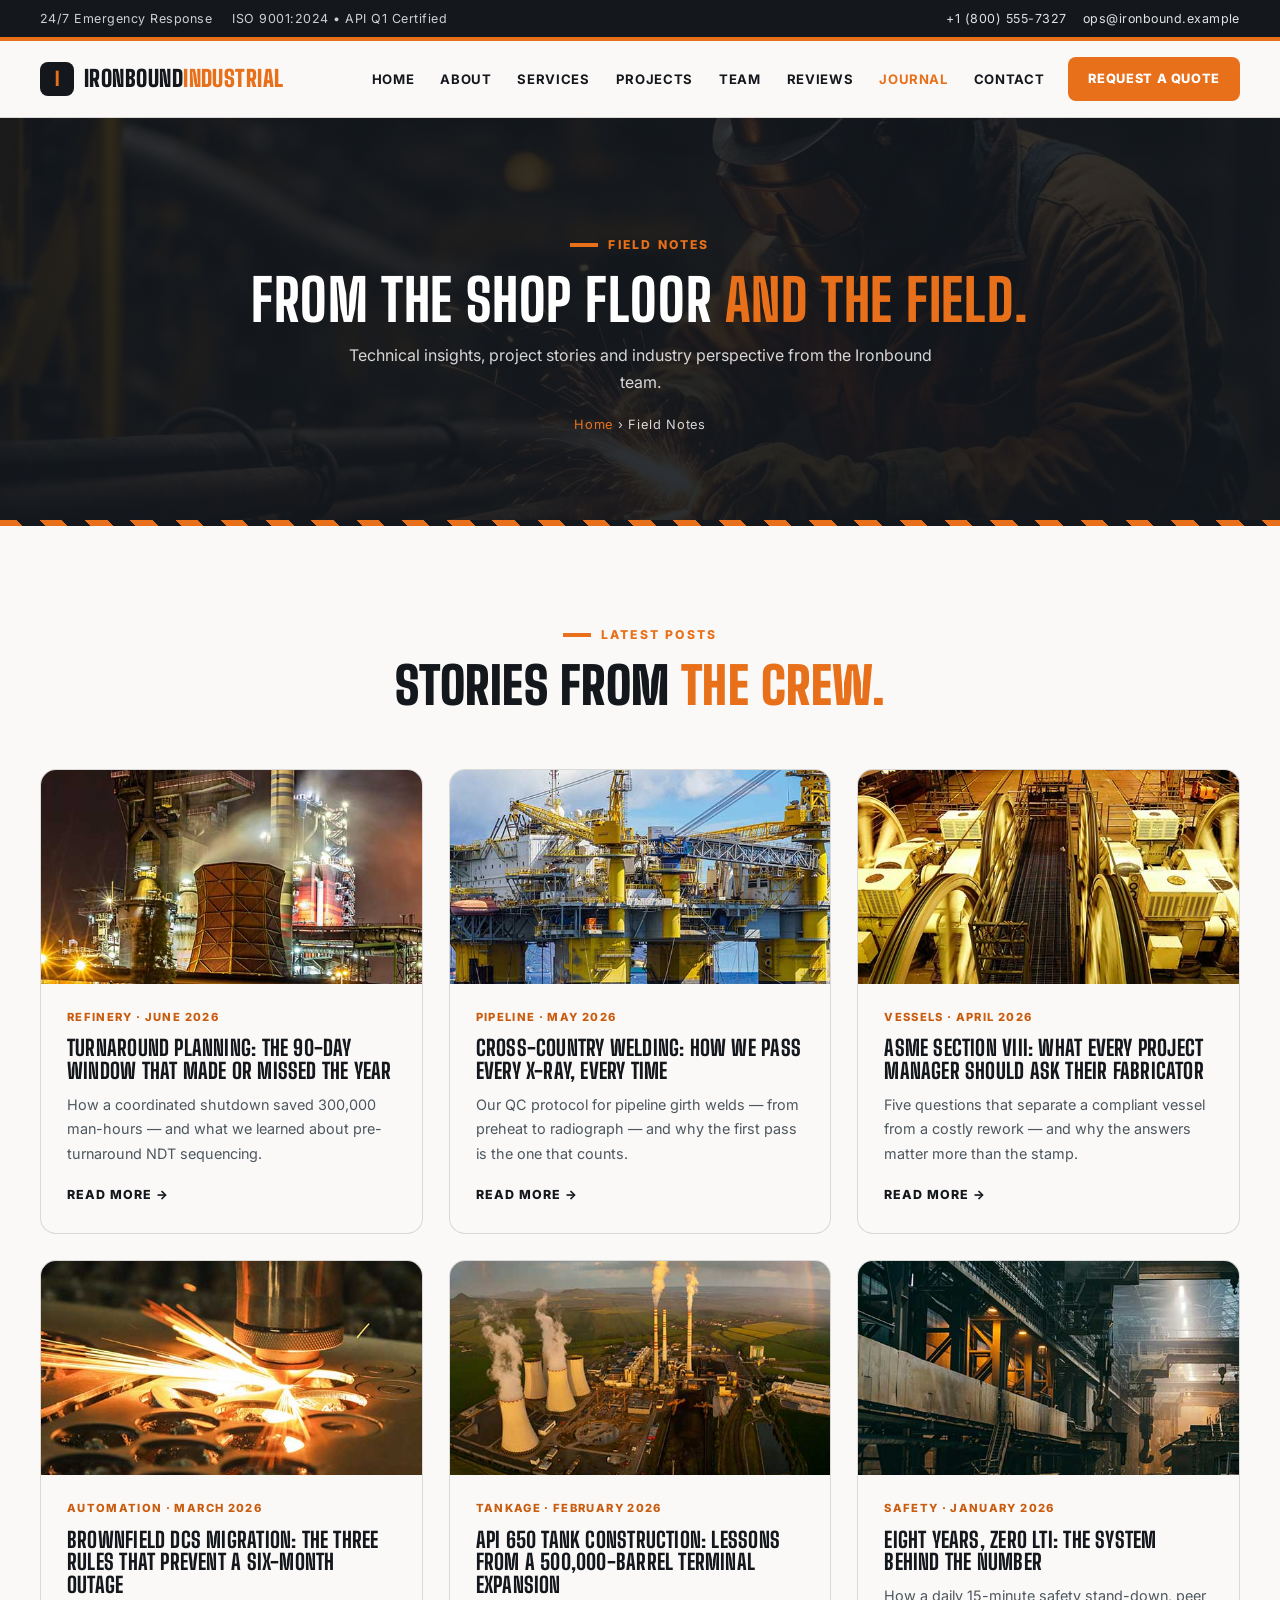
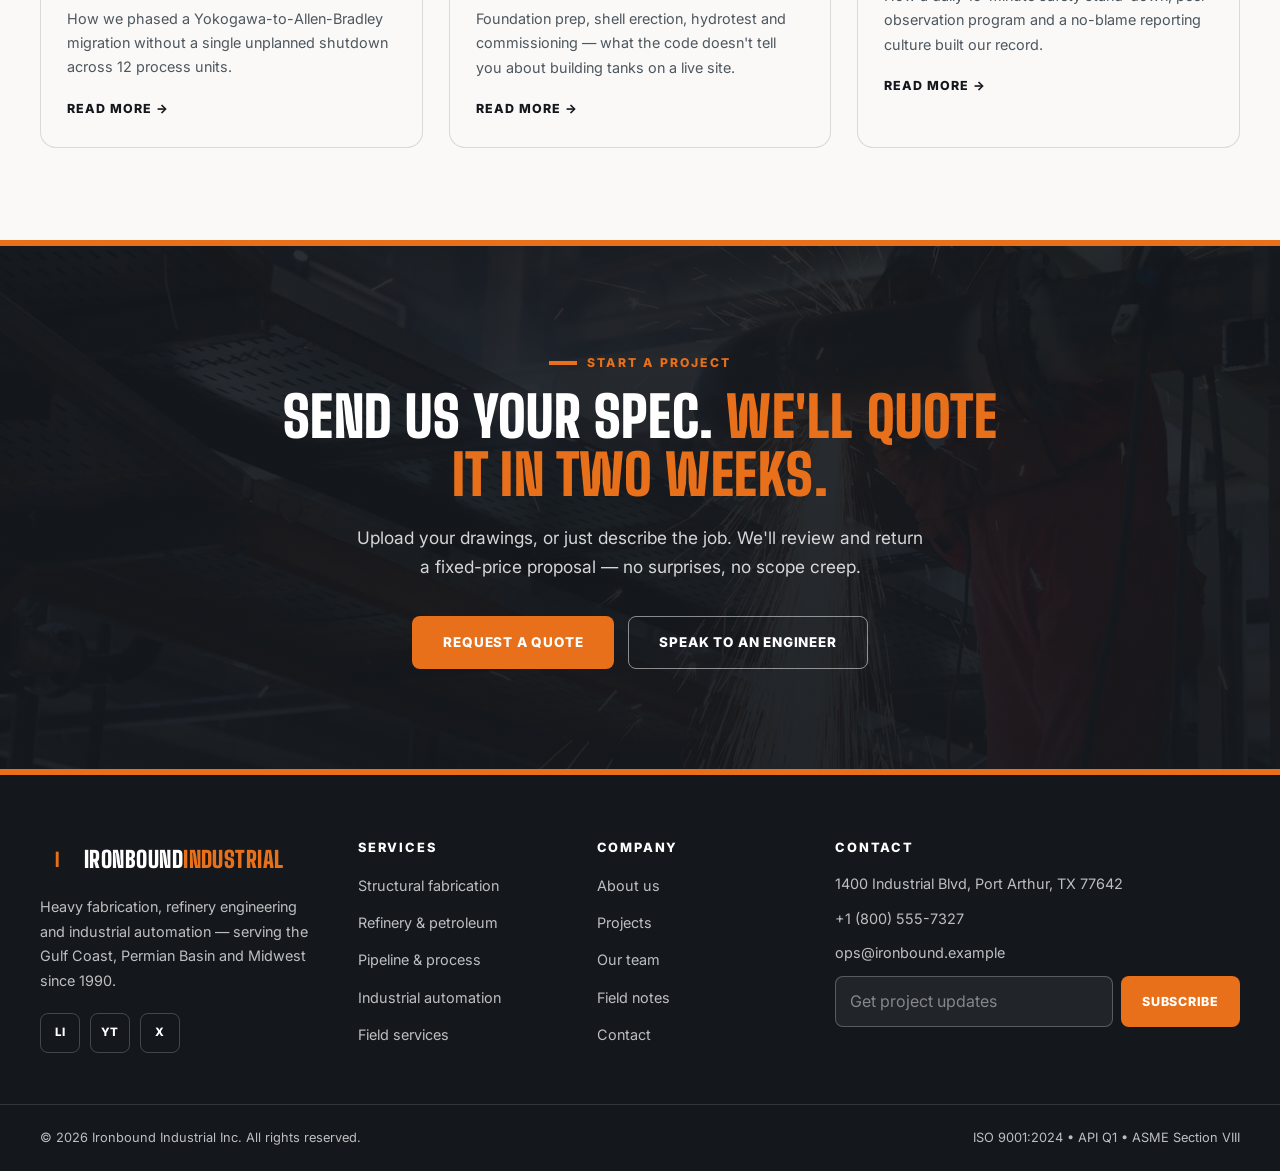
<file: blog.html>
<!DOCTYPE html>
<html lang="en">
<head>
  <meta charset="UTF-8">
  <meta name="viewport" content="width=device-width, initial-scale=1.0">
  <title>Field Notes — Ironbound Industrial</title>
  <meta name="description" content="Technical insights, project stories and industry perspective from Ironbound Industrial's team — turnaround planning, pipeline welding, ASME vessels and more.">
  <link rel="icon" href="data:image/svg+xml,%3Csvg xmlns='http://www.w3.org/2000/svg' viewBox='0 0 64 64'%3E%3Crect width='64' height='64' rx='12' fill='%2314181d'/%3E%3Cpath d='M16 32 L32 16 L48 32 L40 32 L40 48 L24 48 L24 32 Z' fill='%23e8701a'/%3E%3C/svg%3E">
  <link rel="preconnect" href="https://fonts.googleapis.com">
  <link rel="preconnect" href="https://fonts.gstatic.com" crossorigin>
  <link href="https://fonts.googleapis.com/css2?family=Big+Shoulders+Display:wght@600;700;800;900&family=Inter:wght@400;500;600;700;800&display=swap" rel="stylesheet">
  <link rel="stylesheet" href="assets/css/style.css">
</head>
<body>
  <a class="skip-link" href="#main">Skip to content</a>



<div class="topbar">
    <div class="container topbar-inner">
      <p class="topbar-item">24/7 Emergency Response</p>
      <p class="topbar-item topbar-mid">ISO 9001:2024 &bull; API Q1 Certified</p>
      <p class="topbar-item topbar-end">
        <a href="tel:+18005557327">+1 (800) 555-7327</a>
        <a href="mailto:ops@ironbound.example">ops@ironbound.example</a>
      </p>
    </div>
  </div>

  <header class="site-header" id="top">
    <div class="container nav-wrap">
      <a href="index.html" class="brand">
        <span class="brand-mark" aria-hidden="true"></span>
        <span class="brand-text">Ironbound<span>Industrial</span></span>
      </a>
      <button class="nav-toggle" aria-label="Toggle menu" aria-expanded="false" aria-controls="site-nav">&#9776;</button>
      <nav class="nav-links" id="site-nav" aria-label="Primary">
        <a href="index.html" class="nav-link">Home</a>
        <a href="about.html" class="nav-link">About</a>
        <a href="service.html" class="nav-link">Services</a>
        <a href="project.html" class="nav-link">Projects</a>
        <a href="team.html" class="nav-link">Team</a>
        <a href="testimonial.html" class="nav-link">Reviews</a>
        <a href="blog.html" class="nav-link">Journal</a>
        <a href="contact.html" class="nav-link">Contact</a>
        <a href="quote.html" class="nav-cta">Request a Quote</a>
      </nav>
    </div>
  </header>

  <main id="main">
    <section class="page-banner">
      <div class="container">
        <p class="eyebrow">Field Notes</p>
        <h1>From the shop floor <em>and the field.</em></h1>
        <p>Technical insights, project stories and industry perspective from the Ironbound team.</p>
        <p class="crumb"><a href="index.html">Home</a> › Field Notes</p>
      </div>
    </section>

    <section class="section">
      <div class="container">
        <div class="section-head reveal">
          <p class="eyebrow">Latest posts</p>
          <h2 class="section-title">Stories from <em>the crew.</em></h2>
        </div>
        <div class="blog-grid">
          <article class="post-card reveal">
            <img src="assets/img/img-550x350-1.jpg" alt="Refinery tower being lifted into place" loading="lazy">
            <div class="post-body">
              <span class="post-meta">Refinery · June 2026</span>
              <h3><a href="blog.html">Turnaround planning: the 90-day window that made or missed the year</a></h3>
              <p>How a coordinated shutdown saved 300,000 man-hours — and what we learned about pre-turnaround NDT sequencing.</p>
              <a href="blog.html" class="post-link">Read more →</a>
            </div>
          </article>
          <article class="post-card reveal">
            <img src="assets/img/img-550x350-2.jpg" alt="Welder working on a pipeline joint" loading="lazy">
            <div class="post-body">
              <span class="post-meta">Pipeline · May 2026</span>
              <h3><a href="blog.html">Cross-country welding: how we pass every X-ray, every time</a></h3>
              <p>Our QC protocol for pipeline girth welds — from preheat to radiograph — and why the first pass is the one that counts.</p>
              <a href="blog.html" class="post-link">Read more →</a>
            </div>
          </article>
          <article class="post-card reveal">
            <img src="assets/img/img-550x350-3.jpg" alt="Pressure vessel in the fabrication shop" loading="lazy">
            <div class="post-body">
              <span class="post-meta">Vessels · April 2026</span>
              <h3><a href="blog.html">ASME Section VIII: what every project manager should ask their fabricator</a></h3>
              <p>Five questions that separate a compliant vessel from a costly rework — and why the answers matter more than the stamp.</p>
              <a href="blog.html" class="post-link">Read more →</a>
            </div>
          </article>
          <article class="post-card reveal">
            <img src="assets/img/img-550x350-4.jpg" alt="Control panel installation" loading="lazy">
            <div class="post-body">
              <span class="post-meta">Automation · March 2026</span>
              <h3><a href="blog.html">Brownfield DCS migration: the three rules that prevent a six-month outage</a></h3>
              <p>How we phased a Yokogawa-to-Allen-Bradley migration without a single unplanned shutdown across 12 process units.</p>
              <a href="blog.html" class="post-link">Read more →</a>
            </div>
          </article>
          <article class="post-card reveal">
            <img src="assets/img/img-550x350-5.jpg" alt="Storage tank construction" loading="lazy">
            <div class="post-body">
              <span class="post-meta">Tankage · February 2026</span>
              <h3><a href="blog.html">API 650 tank construction: lessons from a 500,000-barrel terminal expansion</a></h3>
              <p>Foundation prep, shell erection, hydrotest and commissioning — what the code doesn't tell you about building tanks on a live site.</p>
              <a href="blog.html" class="post-link">Read more →</a>
            </div>
          </article>
          <article class="post-card reveal">
            <img src="assets/img/img-550x350-6.jpg" alt="Field crew working on a structural steel frame" loading="lazy">
            <div class="post-body">
              <span class="post-meta">Safety · January 2026</span>
              <h3><a href="blog.html">Eight years, zero LTI: the system behind the number</a></h3>
              <p>How a daily 15-minute safety stand-down, peer observation program and a no-blame reporting culture built our record.</p>
              <a href="blog.html" class="post-link">Read more →</a>
            </div>
          </article>
        </div>
      </div>
    </section>

    <section class="cta-section">
      <div class="container cta-inner reveal">
        <p class="eyebrow">Start a project</p>
        <h2 class="cta-title">Send us your spec. <em>We'll quote it in two weeks.</em></h2>
        <p class="cta-sub">Upload your drawings, or just describe the job. We'll review and return a fixed-price proposal — no surprises, no scope creep.</p>
        <div class="cta-actions">
          <a href="quote.html" class="btn btn-primary">Request a quote</a>
          <a href="contact.html" class="btn btn-ghost-dark">Speak to an engineer</a>
        </div>
      </div>
    </section>
  </main>
<footer class="site-footer">
    <div class="container footer-grid">
      <div class="footer-col">
        <a href="index.html" class="brand footer-brand">
          <span class="brand-mark" aria-hidden="true"></span>
          <span class="brand-text">Ironbound<span>Industrial</span></span>
        </a>
        <p>Heavy fabrication, refinery engineering and industrial automation — serving the Gulf Coast, Permian Basin and Midwest since 1990.</p>
        <div class="footer-social">
          <a href="https://linkedin.com" target="_blank" rel="noopener" aria-label="LinkedIn">LI</a>
          <a href="https://youtube.com" target="_blank" rel="noopener" aria-label="YouTube">YT</a>
          <a href="https://twitter.com" target="_blank" rel="noopener" aria-label="Twitter">X</a>
        </div>
      </div>
      <div class="footer-col">
        <h3>Services</h3>
        <ul class="footer-links">
          <li><a href="service.html">Structural fabrication</a></li>
          <li><a href="service.html">Refinery &amp; petroleum</a></li>
          <li><a href="service.html">Pipeline &amp; process</a></li>
          <li><a href="service.html">Industrial automation</a></li>
          <li><a href="service.html">Field services</a></li>
        </ul>
      </div>
      <div class="footer-col">
        <h3>Company</h3>
        <ul class="footer-links">
          <li><a href="about.html">About us</a></li>
          <li><a href="project.html">Projects</a></li>
          <li><a href="team.html">Our team</a></li>
          <li><a href="blog.html">Field notes</a></li>
          <li><a href="contact.html">Contact</a></li>
        </ul>
      </div>
      <div class="footer-col">
        <h3>Contact</h3>
        <ul class="footer-links footer-contact">
          <li>1400 Industrial Blvd, Port Arthur, TX 77642</li>
          <li><a href="tel:+18005557327">+1 (800) 555-7327</a></li>
          <li><a href="mailto:ops@ironbound.example">ops@ironbound.example</a></li>
        </ul>
        <form class="newsletter" data-form novalidate>
          <label for="nl-email" class="sr-only">Email for project updates</label>
          <input id="nl-email" type="email" name="email" placeholder="Get project updates" required>
          <button type="submit" class="btn btn-primary btn-sm">Subscribe</button>
          <p class="form-msg form-ok">You're in — quarterly project digest, no spam.</p>
          <p class="form-msg form-err">Please enter a valid email address.</p>
        </form>
      </div>
    </div>
    <div class="footer-bottom">
      <div class="container">
        <p>© <span data-year>2026</span> Ironbound Industrial Inc. All rights reserved.</p>
        <p>ISO 9001:2024 &bull; API Q1 &bull; ASME Section VIII</p>
      </div>
    </div>
  </footer>

  <button class="back-to-top" aria-label="Back to top">&#8593;</button>
  <script src="assets/js/main.js"></script>
</body>
</html>
</file>
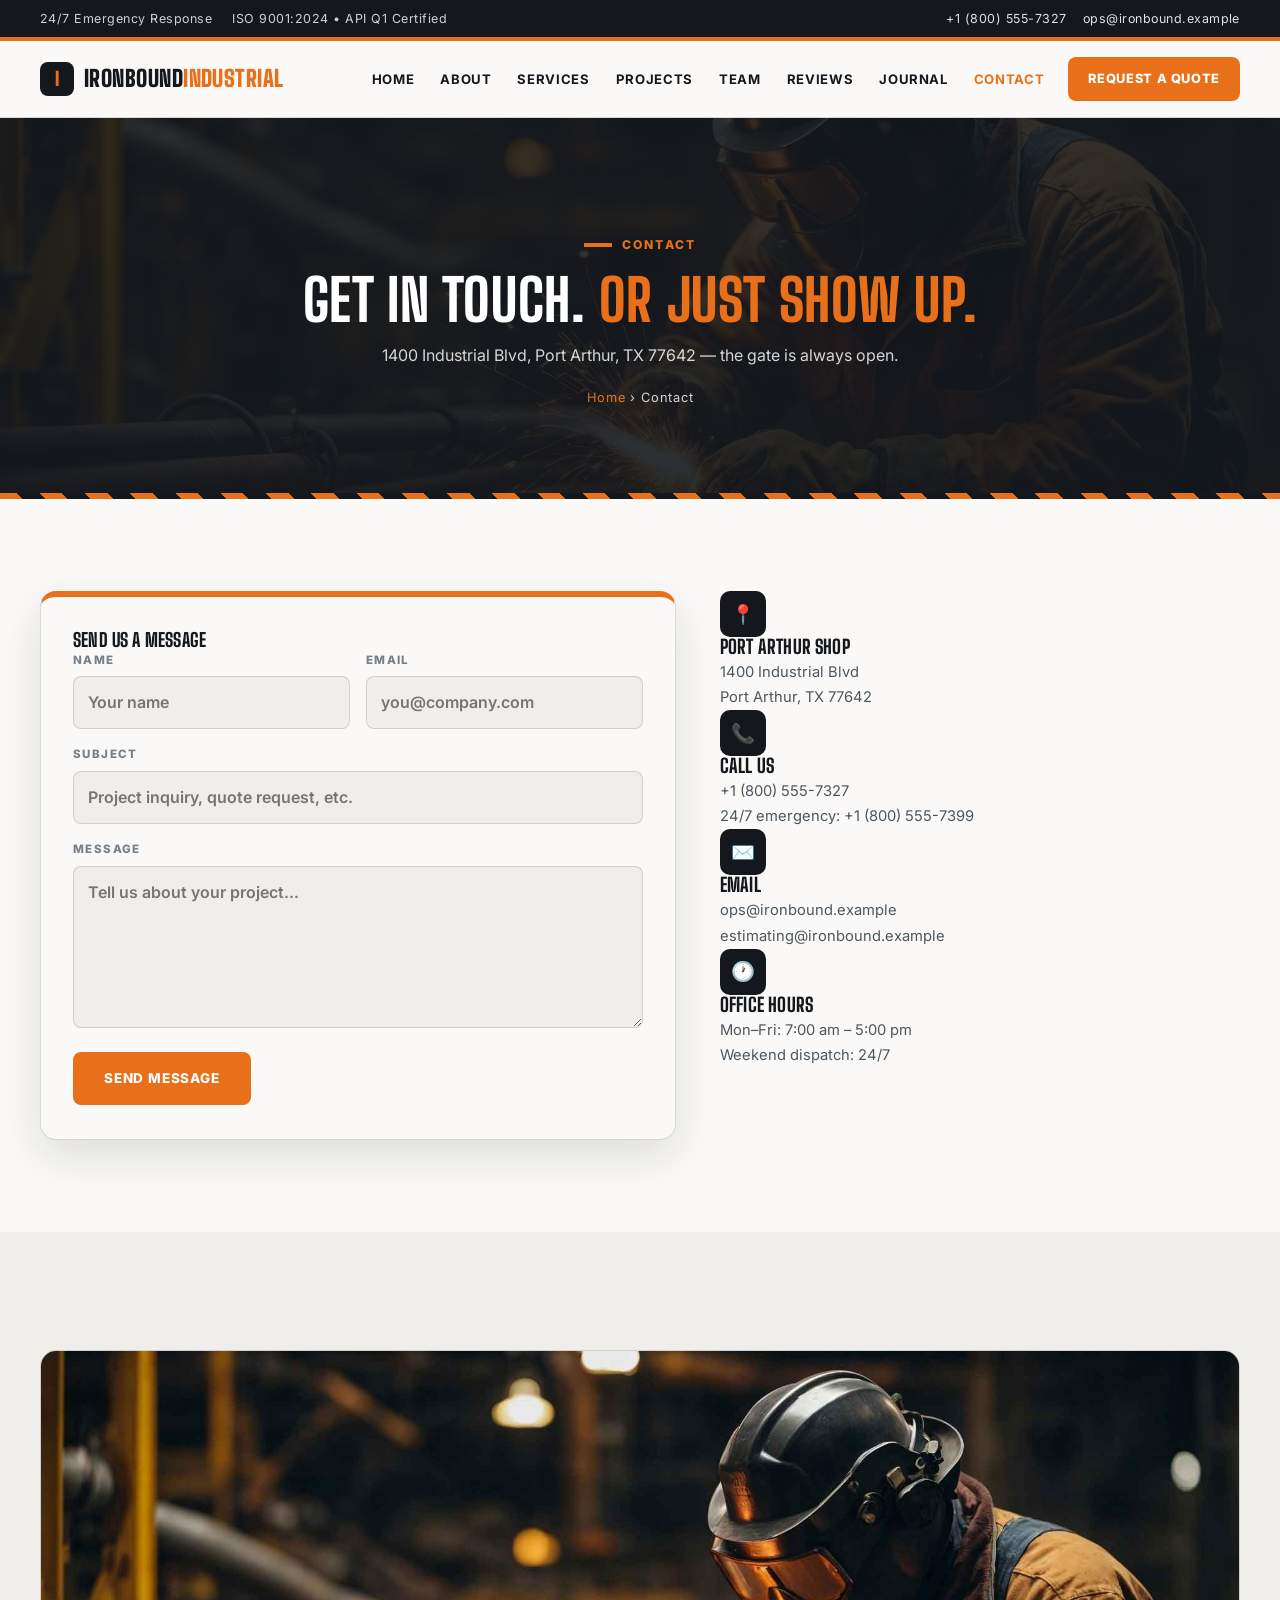
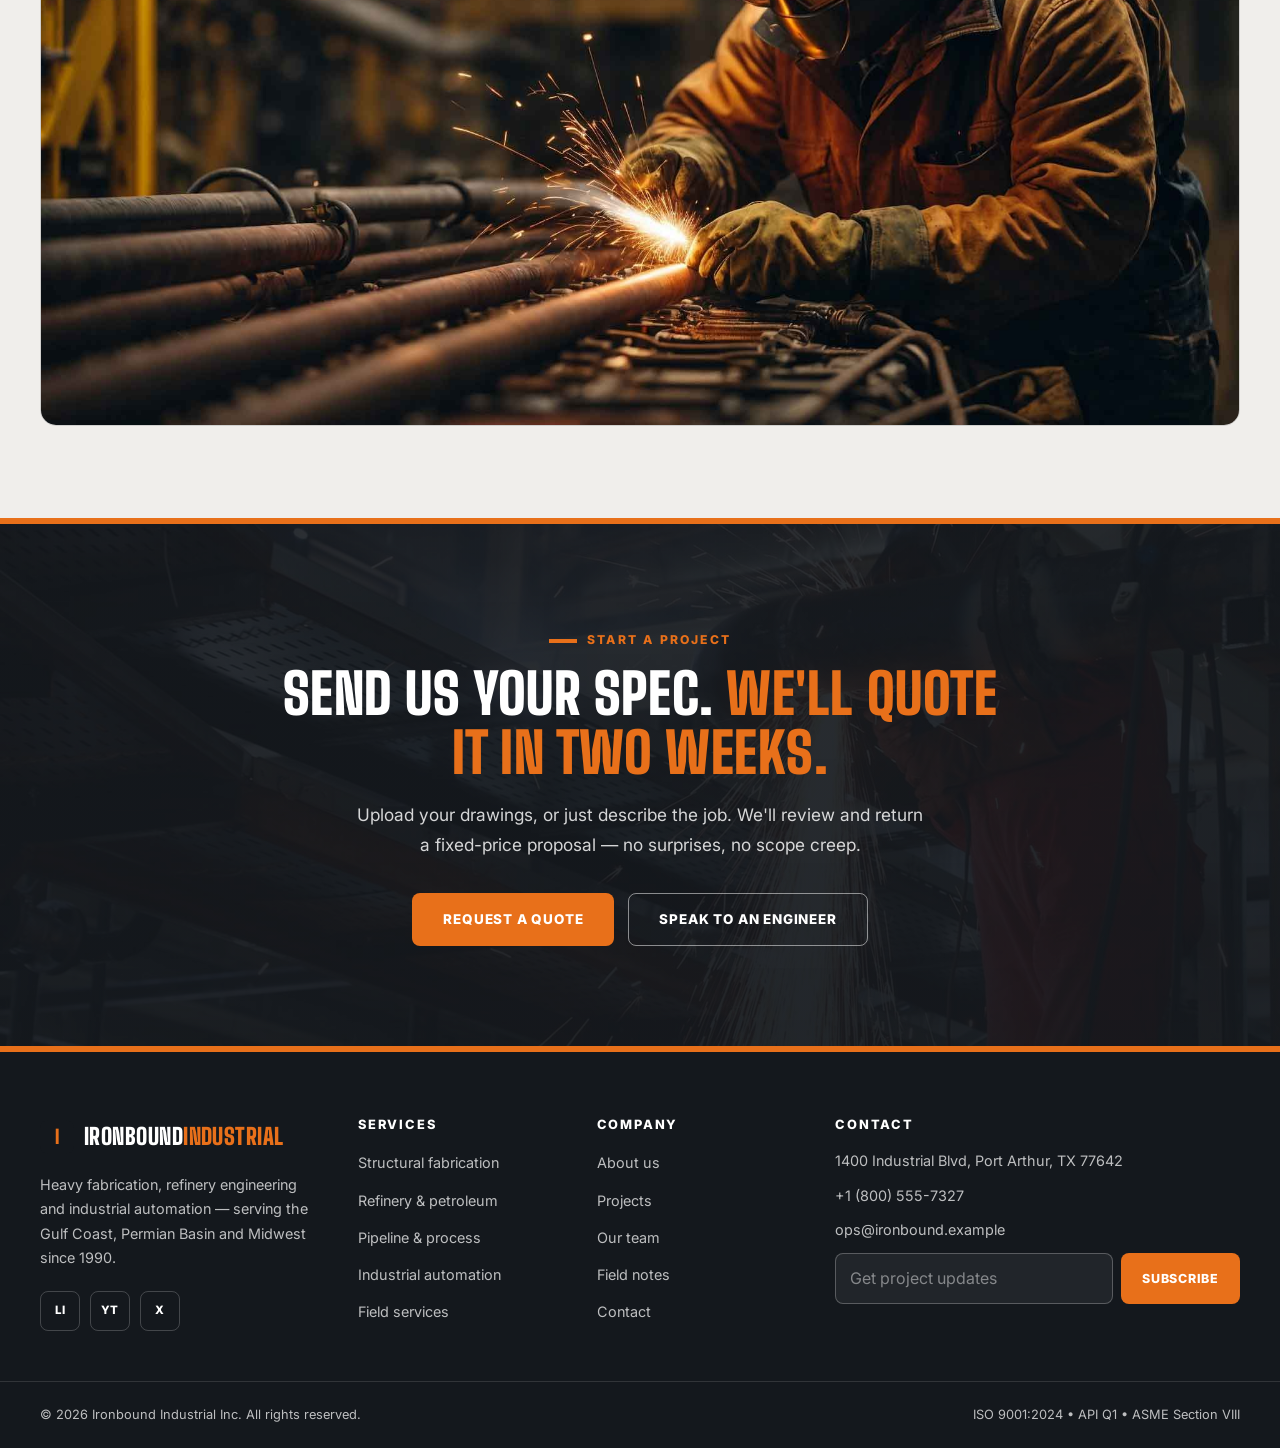
<file: contact.html>
<!DOCTYPE html>
<html lang="en">
<head>
  <meta charset="UTF-8">
  <meta name="viewport" content="width=device-width, initial-scale=1.0">
  <title>Contact — Ironbound Industrial</title>
  <meta name="description" content="Contact Ironbound Industrial in Port Arthur, Texas. Call +1 (800) 555-7327 or email ops@ironbound.example. 24/7 emergency dispatch.">
  <link rel="icon" href="data:image/svg+xml,%3Csvg xmlns='http://www.w3.org/2000/svg' viewBox='0 0 64 64'%3E%3Crect width='64' height='64' rx='12' fill='%2314181d'/%3E%3Cpath d='M16 32 L32 16 L48 32 L40 32 L40 48 L24 48 L24 32 Z' fill='%23e8701a'/%3E%3C/svg%3E">
  <link rel="preconnect" href="https://fonts.googleapis.com">
  <link rel="preconnect" href="https://fonts.gstatic.com" crossorigin>
  <link href="https://fonts.googleapis.com/css2?family=Big+Shoulders+Display:wght@600;700;800;900&family=Inter:wght@400;500;600;700;800&display=swap" rel="stylesheet">
  <link rel="stylesheet" href="assets/css/style.css">
</head>
<body>
  <a class="skip-link" href="#main">Skip to content</a>



<div class="topbar">
    <div class="container topbar-inner">
      <p class="topbar-item">24/7 Emergency Response</p>
      <p class="topbar-item topbar-mid">ISO 9001:2024 &bull; API Q1 Certified</p>
      <p class="topbar-item topbar-end">
        <a href="tel:+18005557327">+1 (800) 555-7327</a>
        <a href="mailto:ops@ironbound.example">ops@ironbound.example</a>
      </p>
    </div>
  </div>

  <header class="site-header" id="top">
    <div class="container nav-wrap">
      <a href="index.html" class="brand">
        <span class="brand-mark" aria-hidden="true"></span>
        <span class="brand-text">Ironbound<span>Industrial</span></span>
      </a>
      <button class="nav-toggle" aria-label="Toggle menu" aria-expanded="false" aria-controls="site-nav">&#9776;</button>
      <nav class="nav-links" id="site-nav" aria-label="Primary">
        <a href="index.html" class="nav-link">Home</a>
        <a href="about.html" class="nav-link">About</a>
        <a href="service.html" class="nav-link">Services</a>
        <a href="project.html" class="nav-link">Projects</a>
        <a href="team.html" class="nav-link">Team</a>
        <a href="testimonial.html" class="nav-link">Reviews</a>
        <a href="blog.html" class="nav-link">Journal</a>
        <a href="contact.html" class="nav-link">Contact</a>
        <a href="quote.html" class="nav-cta">Request a Quote</a>
      </nav>
    </div>
  </header>

  <main id="main">
    <section class="page-banner">
      <div class="container">
        <p class="eyebrow">Contact</p>
        <h1>Get in touch. <em>Or just show up.</em></h1>
        <p>1400 Industrial Blvd, Port Arthur, TX 77642 — the gate is always open.</p>
        <p class="crumb"><a href="index.html">Home</a> › Contact</p>
      </div>
    </section>

    <section class="section">
      <div class="container">
        <div class="contact-grid">
          <div class="form-card reveal">
            <h3>Send us a message</h3>
            <form data-form novalidate>
              <div class="form-row">
                <div class="form-field">
                  <label for="c-name">Name</label>
                  <input id="c-name" type="text" name="name" placeholder="Your name" required>
                </div>
                <div class="form-field">
                  <label for="c-email">Email</label>
                  <input id="c-email" type="email" name="email" placeholder="you@company.com" required>
                </div>
              </div>
              <div class="form-field">
                <label for="c-subject">Subject</label>
                <input id="c-subject" type="text" name="subject" placeholder="Project inquiry, quote request, etc." required>
              </div>
              <div class="form-field">
                <label for="c-msg">Message</label>
                <textarea id="c-msg" name="message" rows="5" placeholder="Tell us about your project..." required></textarea>
              </div>
              <button type="submit" class="btn btn-primary">Send message</button>
              <p class="form-msg form-ok">Thanks — we'll be in touch within one business day.</p>
              <p class="form-msg form-err">Please fill in all fields correctly.</p>
            </form>
          </div>
          <div class="info-list reveal">
            <div class="info-ico">📍</div>
            <h3>Port Arthur shop</h3>
            <p>1400 Industrial Blvd<br>Port Arthur, TX 77642</p>
            <div class="info-ico">📞</div>
            <h3>Call us</h3>
            <p>+1 (800) 555-7327<br>24/7 emergency: +1 (800) 555-7399</p>
            <div class="info-ico">✉️</div>
            <h3>Email</h3>
            <p>ops@ironbound.example<br>estimating@ironbound.example</p>
            <div class="info-ico">🕐</div>
            <h3>Office hours</h3>
            <p>Mon–Fri: 7:00 am – 5:00 pm<br>Weekend dispatch: 24/7</p>
          </div>
        </div>
      </div>
    </section>

    <section class="section section-concrete">
      <div class="container">
        <div class="map-frame reveal">
          <img src="assets/img/img-1920x1080-1.jpg" alt="Ironbound Industrial location map" loading="lazy">
        </div>
      </div>
    </section>

    <section class="cta-section">
      <div class="container cta-inner reveal">
        <p class="eyebrow">Start a project</p>
        <h2 class="cta-title">Send us your spec. <em>We'll quote it in two weeks.</em></h2>
        <p class="cta-sub">Upload your drawings, or just describe the job. We'll review and return a fixed-price proposal — no surprises, no scope creep.</p>
        <div class="cta-actions">
          <a href="quote.html" class="btn btn-primary">Request a quote</a>
          <a href="contact.html" class="btn btn-ghost-dark">Speak to an engineer</a>
        </div>
      </div>
    </section>
  </main>
<footer class="site-footer">
    <div class="container footer-grid">
      <div class="footer-col">
        <a href="index.html" class="brand footer-brand">
          <span class="brand-mark" aria-hidden="true"></span>
          <span class="brand-text">Ironbound<span>Industrial</span></span>
        </a>
        <p>Heavy fabrication, refinery engineering and industrial automation — serving the Gulf Coast, Permian Basin and Midwest since 1990.</p>
        <div class="footer-social">
          <a href="https://linkedin.com" target="_blank" rel="noopener" aria-label="LinkedIn">LI</a>
          <a href="https://youtube.com" target="_blank" rel="noopener" aria-label="YouTube">YT</a>
          <a href="https://twitter.com" target="_blank" rel="noopener" aria-label="Twitter">X</a>
        </div>
      </div>
      <div class="footer-col">
        <h3>Services</h3>
        <ul class="footer-links">
          <li><a href="service.html">Structural fabrication</a></li>
          <li><a href="service.html">Refinery &amp; petroleum</a></li>
          <li><a href="service.html">Pipeline &amp; process</a></li>
          <li><a href="service.html">Industrial automation</a></li>
          <li><a href="service.html">Field services</a></li>
        </ul>
      </div>
      <div class="footer-col">
        <h3>Company</h3>
        <ul class="footer-links">
          <li><a href="about.html">About us</a></li>
          <li><a href="project.html">Projects</a></li>
          <li><a href="team.html">Our team</a></li>
          <li><a href="blog.html">Field notes</a></li>
          <li><a href="contact.html">Contact</a></li>
        </ul>
      </div>
      <div class="footer-col">
        <h3>Contact</h3>
        <ul class="footer-links footer-contact">
          <li>1400 Industrial Blvd, Port Arthur, TX 77642</li>
          <li><a href="tel:+18005557327">+1 (800) 555-7327</a></li>
          <li><a href="mailto:ops@ironbound.example">ops@ironbound.example</a></li>
        </ul>
        <form class="newsletter" data-form novalidate>
          <label for="nl-email" class="sr-only">Email for project updates</label>
          <input id="nl-email" type="email" name="email" placeholder="Get project updates" required>
          <button type="submit" class="btn btn-primary btn-sm">Subscribe</button>
          <p class="form-msg form-ok">You're in — quarterly project digest, no spam.</p>
          <p class="form-msg form-err">Please enter a valid email address.</p>
        </form>
      </div>
    </div>
    <div class="footer-bottom">
      <div class="container">
        <p>© <span data-year>2026</span> Ironbound Industrial Inc. All rights reserved.</p>
        <p>ISO 9001:2024 &bull; API Q1 &bull; ASME Section VIII</p>
      </div>
    </div>
  </footer>

  <button class="back-to-top" aria-label="Back to top">&#8593;</button>
  <script src="assets/js/main.js"></script>
</body>
</html>
</file>
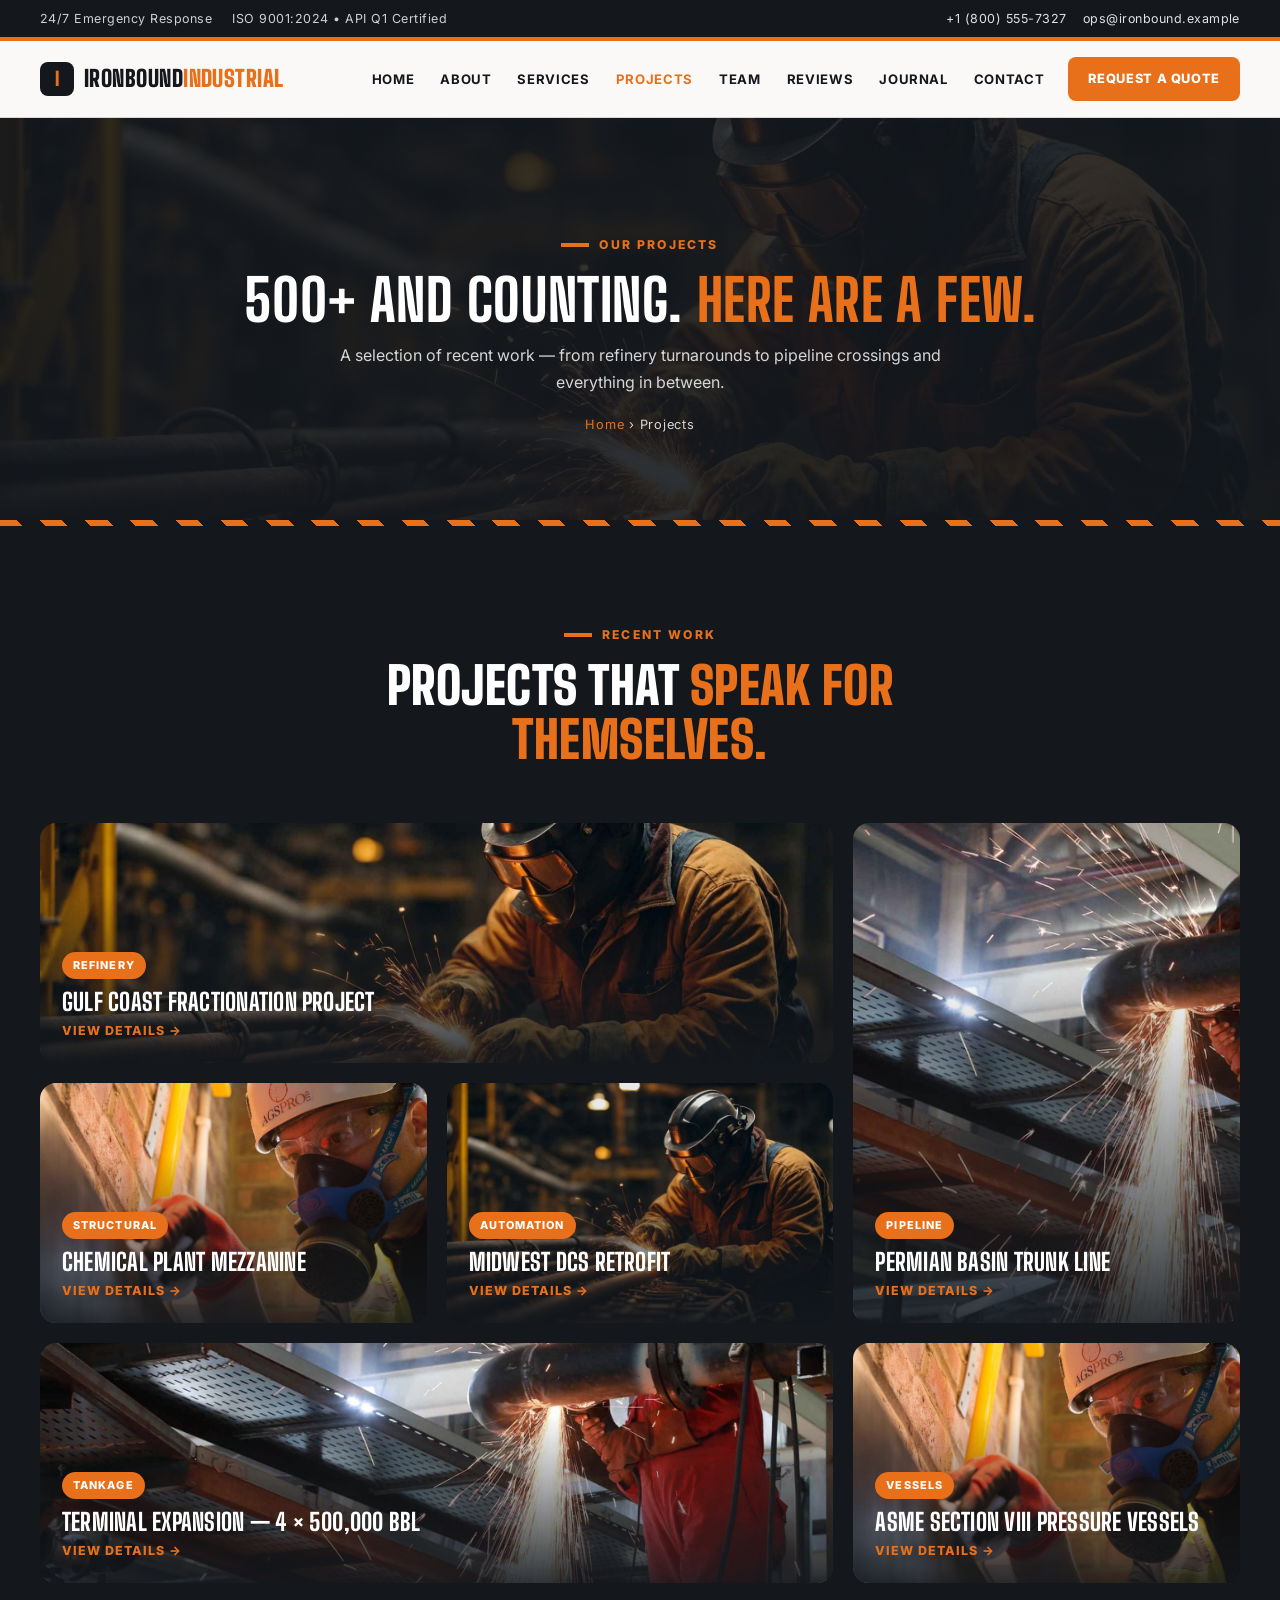
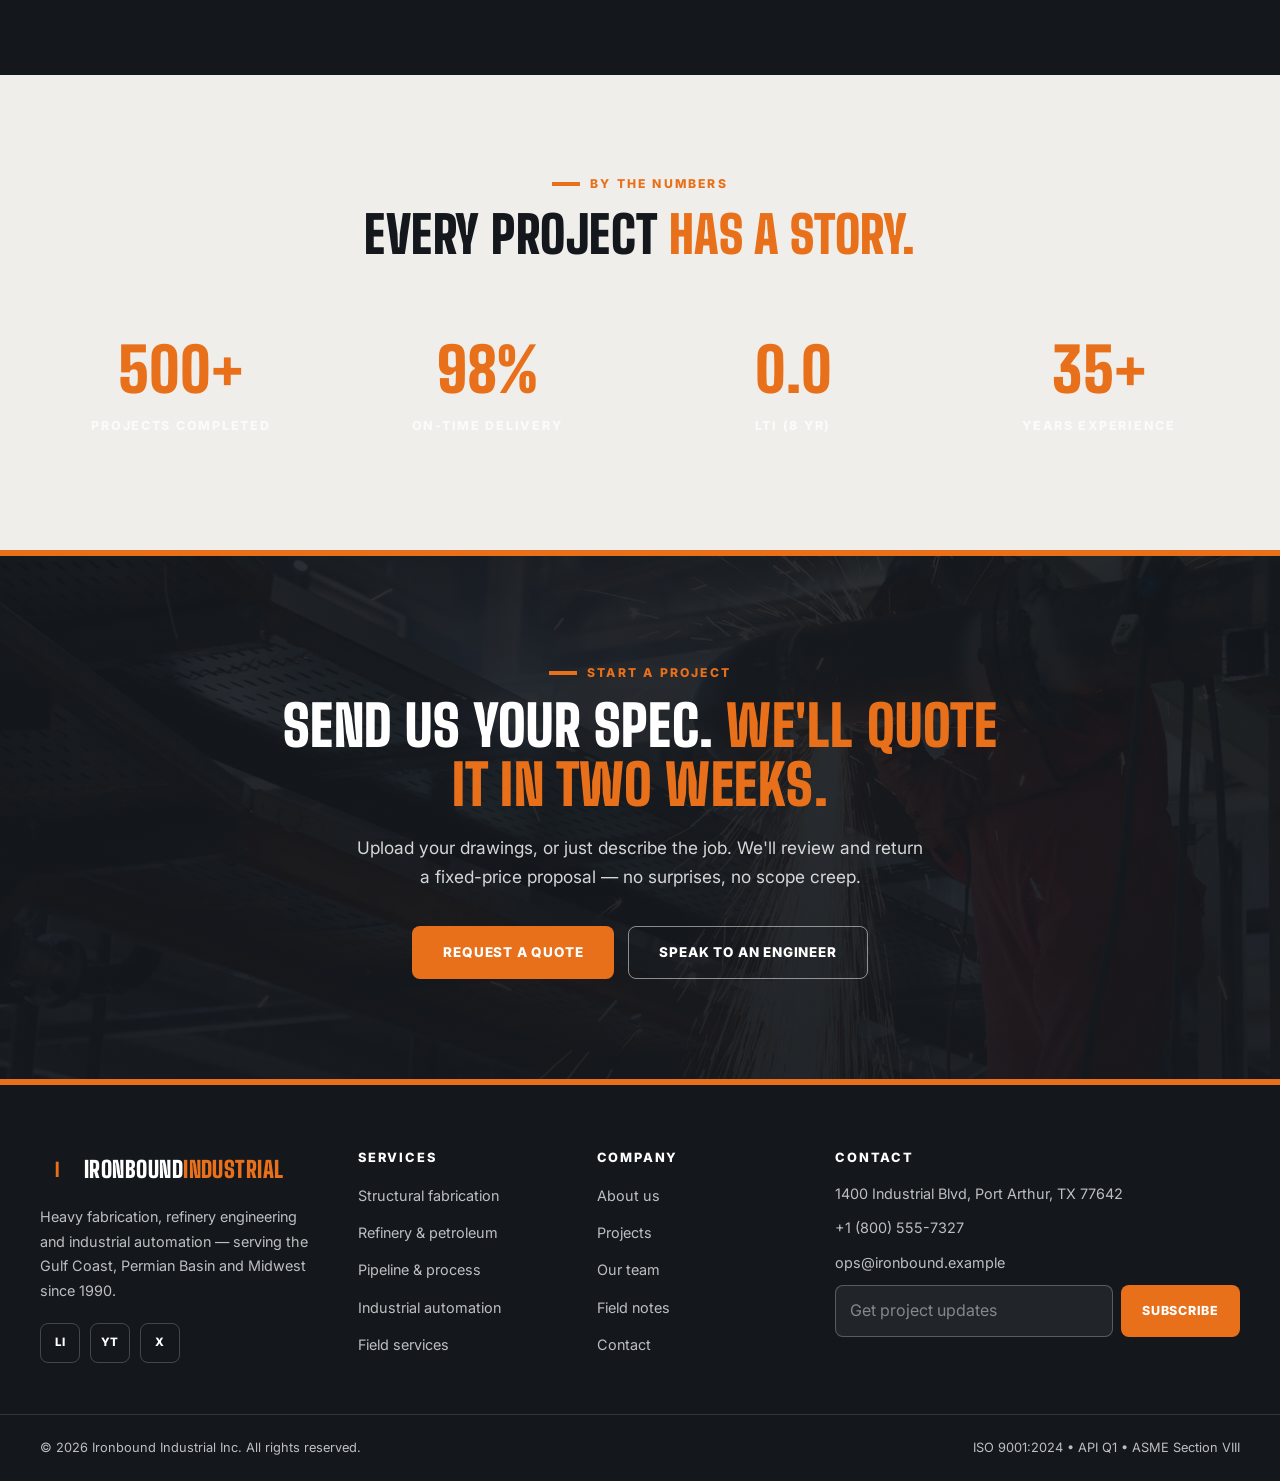
<file: project.html>
<!DOCTYPE html>
<html lang="en">
<head>
  <meta charset="UTF-8">
  <meta name="viewport" content="width=device-width, initial-scale=1.0">
  <title>Projects — Ironbound Industrial</title>
  <meta name="description" content="Ironbound Industrial's recent projects: refinery turnarounds, pipeline crossings, structural fabrication, automation and tankage. 500+ delivered.">
  <link rel="icon" href="data:image/svg+xml,%3Csvg xmlns='http://www.w3.org/2000/svg' viewBox='0 0 64 64'%3E%3Crect width='64' height='64' rx='12' fill='%2314181d'/%3E%3Cpath d='M16 32 L32 16 L48 32 L40 32 L40 48 L24 48 L24 32 Z' fill='%23e8701a'/%3E%3C/svg%3E">
  <link rel="preconnect" href="https://fonts.googleapis.com">
  <link rel="preconnect" href="https://fonts.gstatic.com" crossorigin>
  <link href="https://fonts.googleapis.com/css2?family=Big+Shoulders+Display:wght@600;700;800;900&family=Inter:wght@400;500;600;700;800&display=swap" rel="stylesheet">
  <link rel="stylesheet" href="assets/css/style.css">
</head>
<body>
  <a class="skip-link" href="#main">Skip to content</a>



<div class="topbar">
    <div class="container topbar-inner">
      <p class="topbar-item">24/7 Emergency Response</p>
      <p class="topbar-item topbar-mid">ISO 9001:2024 &bull; API Q1 Certified</p>
      <p class="topbar-item topbar-end">
        <a href="tel:+18005557327">+1 (800) 555-7327</a>
        <a href="mailto:ops@ironbound.example">ops@ironbound.example</a>
      </p>
    </div>
  </div>

  <header class="site-header" id="top">
    <div class="container nav-wrap">
      <a href="index.html" class="brand">
        <span class="brand-mark" aria-hidden="true"></span>
        <span class="brand-text">Ironbound<span>Industrial</span></span>
      </a>
      <button class="nav-toggle" aria-label="Toggle menu" aria-expanded="false" aria-controls="site-nav">&#9776;</button>
      <nav class="nav-links" id="site-nav" aria-label="Primary">
        <a href="index.html" class="nav-link">Home</a>
        <a href="about.html" class="nav-link">About</a>
        <a href="service.html" class="nav-link">Services</a>
        <a href="project.html" class="nav-link">Projects</a>
        <a href="team.html" class="nav-link">Team</a>
        <a href="testimonial.html" class="nav-link">Reviews</a>
        <a href="blog.html" class="nav-link">Journal</a>
        <a href="contact.html" class="nav-link">Contact</a>
        <a href="quote.html" class="nav-cta">Request a Quote</a>
      </nav>
    </div>
  </header>

  <main id="main">
    <section class="page-banner">
      <div class="container">
        <p class="eyebrow">Our Projects</p>
        <h1>500+ and counting. <em>Here are a few.</em></h1>
        <p>A selection of recent work — from refinery turnarounds to pipeline crossings and everything in between.</p>
        <p class="crumb"><a href="index.html">Home</a> › Projects</p>
      </div>
    </section>

    <section class="section section-dark">
      <div class="container">
        <div class="section-head reveal">
          <p class="eyebrow">Recent work</p>
          <h2 class="section-title">Projects that <em>speak for themselves.</em></h2>
        </div>
        <div class="bento-grid">
          <div class="bento-item bento-wide reveal">
            <img src="assets/img/img-1920x1080-1.jpg" alt="Refinery fractionation tower installation" loading="lazy">
            <div class="bento-overlay">
              <span class="tag">Refinery</span>
              <h3>Gulf Coast fractionation project</h3>
              <a href="contact.html" class="bento-link">View details →</a>
            </div>
          </div>
          <div class="bento-item bento-tall reveal">
            <img src="assets/img/img-1920x1080-2.jpg" alt="Pipeline crossing construction" loading="lazy">
            <div class="bento-overlay">
              <span class="tag">Pipeline</span>
              <h3>Permian Basin trunk line</h3>
              <a href="contact.html" class="bento-link">View details →</a>
            </div>
          </div>
          <div class="bento-item reveal">
            <img src="assets/img/img-1920x1080-3.jpg" alt="Structural steel fabrication for a chemical plant" loading="lazy">
            <div class="bento-overlay">
              <span class="tag">Structural</span>
              <h3>Chemical plant mezzanine</h3>
              <a href="contact.html" class="bento-link">View details →</a>
            </div>
          </div>
          <div class="bento-item reveal">
            <img src="assets/img/img-1920x1080-1.jpg" alt="Automation control panel installation" loading="lazy">
            <div class="bento-overlay">
              <span class="tag">Automation</span>
              <h3>Midwest DCS retrofit</h3>
              <a href="contact.html" class="bento-link">View details →</a>
            </div>
          </div>
          <div class="bento-item bento-wide reveal">
            <img src="assets/img/img-1920x1080-2.jpg" alt="Storage tank construction at a terminal" loading="lazy">
            <div class="bento-overlay">
              <span class="tag">Tankage</span>
              <h3>Terminal expansion — 4 × 500,000 bbl</h3>
              <a href="contact.html" class="bento-link">View details →</a>
            </div>
          </div>
          <div class="bento-item reveal">
            <img src="assets/img/img-1920x1080-3.jpg" alt="Pressure vessel fabrication in the shop" loading="lazy">
            <div class="bento-overlay">
              <span class="tag">Vessels</span>
              <h3>ASME Section VIII pressure vessels</h3>
              <a href="contact.html" class="bento-link">View details →</a>
            </div>
          </div>
        </div>
      </div>
    </section>

    <section class="section section-concrete">
      <div class="container">
        <div class="section-head reveal">
          <p class="eyebrow">By the numbers</p>
          <h2 class="section-title">Every project <em>has a story.</em></h2>
        </div>
        <div class="stat-band">
          <div class="stat-item reveal"><span class="stat-num">500+</span><span class="stat-label">Projects completed</span></div>
          <div class="stat-item reveal"><span class="stat-num">98%</span><span class="stat-label">On-time delivery</span></div>
          <div class="stat-item reveal"><span class="stat-num">0.0</span><span class="stat-label">LTI (8 yr)</span></div>
          <div class="stat-item reveal"><span class="stat-num">35+</span><span class="stat-label">Years experience</span></div>
        </div>
      </div>
    </section>

    <section class="cta-section">
      <div class="container cta-inner reveal">
        <p class="eyebrow">Start a project</p>
        <h2 class="cta-title">Send us your spec. <em>We'll quote it in two weeks.</em></h2>
        <p class="cta-sub">Upload your drawings, or just describe the job. We'll review and return a fixed-price proposal — no surprises, no scope creep.</p>
        <div class="cta-actions">
          <a href="quote.html" class="btn btn-primary">Request a quote</a>
          <a href="contact.html" class="btn btn-ghost-dark">Speak to an engineer</a>
        </div>
      </div>
    </section>
  </main>
<footer class="site-footer">
    <div class="container footer-grid">
      <div class="footer-col">
        <a href="index.html" class="brand footer-brand">
          <span class="brand-mark" aria-hidden="true"></span>
          <span class="brand-text">Ironbound<span>Industrial</span></span>
        </a>
        <p>Heavy fabrication, refinery engineering and industrial automation — serving the Gulf Coast, Permian Basin and Midwest since 1990.</p>
        <div class="footer-social">
          <a href="https://linkedin.com" target="_blank" rel="noopener" aria-label="LinkedIn">LI</a>
          <a href="https://youtube.com" target="_blank" rel="noopener" aria-label="YouTube">YT</a>
          <a href="https://twitter.com" target="_blank" rel="noopener" aria-label="Twitter">X</a>
        </div>
      </div>
      <div class="footer-col">
        <h3>Services</h3>
        <ul class="footer-links">
          <li><a href="service.html">Structural fabrication</a></li>
          <li><a href="service.html">Refinery &amp; petroleum</a></li>
          <li><a href="service.html">Pipeline &amp; process</a></li>
          <li><a href="service.html">Industrial automation</a></li>
          <li><a href="service.html">Field services</a></li>
        </ul>
      </div>
      <div class="footer-col">
        <h3>Company</h3>
        <ul class="footer-links">
          <li><a href="about.html">About us</a></li>
          <li><a href="project.html">Projects</a></li>
          <li><a href="team.html">Our team</a></li>
          <li><a href="blog.html">Field notes</a></li>
          <li><a href="contact.html">Contact</a></li>
        </ul>
      </div>
      <div class="footer-col">
        <h3>Contact</h3>
        <ul class="footer-links footer-contact">
          <li>1400 Industrial Blvd, Port Arthur, TX 77642</li>
          <li><a href="tel:+18005557327">+1 (800) 555-7327</a></li>
          <li><a href="mailto:ops@ironbound.example">ops@ironbound.example</a></li>
        </ul>
        <form class="newsletter" data-form novalidate>
          <label for="nl-email" class="sr-only">Email for project updates</label>
          <input id="nl-email" type="email" name="email" placeholder="Get project updates" required>
          <button type="submit" class="btn btn-primary btn-sm">Subscribe</button>
          <p class="form-msg form-ok">You're in — quarterly project digest, no spam.</p>
          <p class="form-msg form-err">Please enter a valid email address.</p>
        </form>
      </div>
    </div>
    <div class="footer-bottom">
      <div class="container">
        <p>© <span data-year>2026</span> Ironbound Industrial Inc. All rights reserved.</p>
        <p>ISO 9001:2024 &bull; API Q1 &bull; ASME Section VIII</p>
      </div>
    </div>
  </footer>

  <button class="back-to-top" aria-label="Back to top">&#8593;</button>
  <script src="assets/js/main.js"></script>
</body>
</html>
</file>
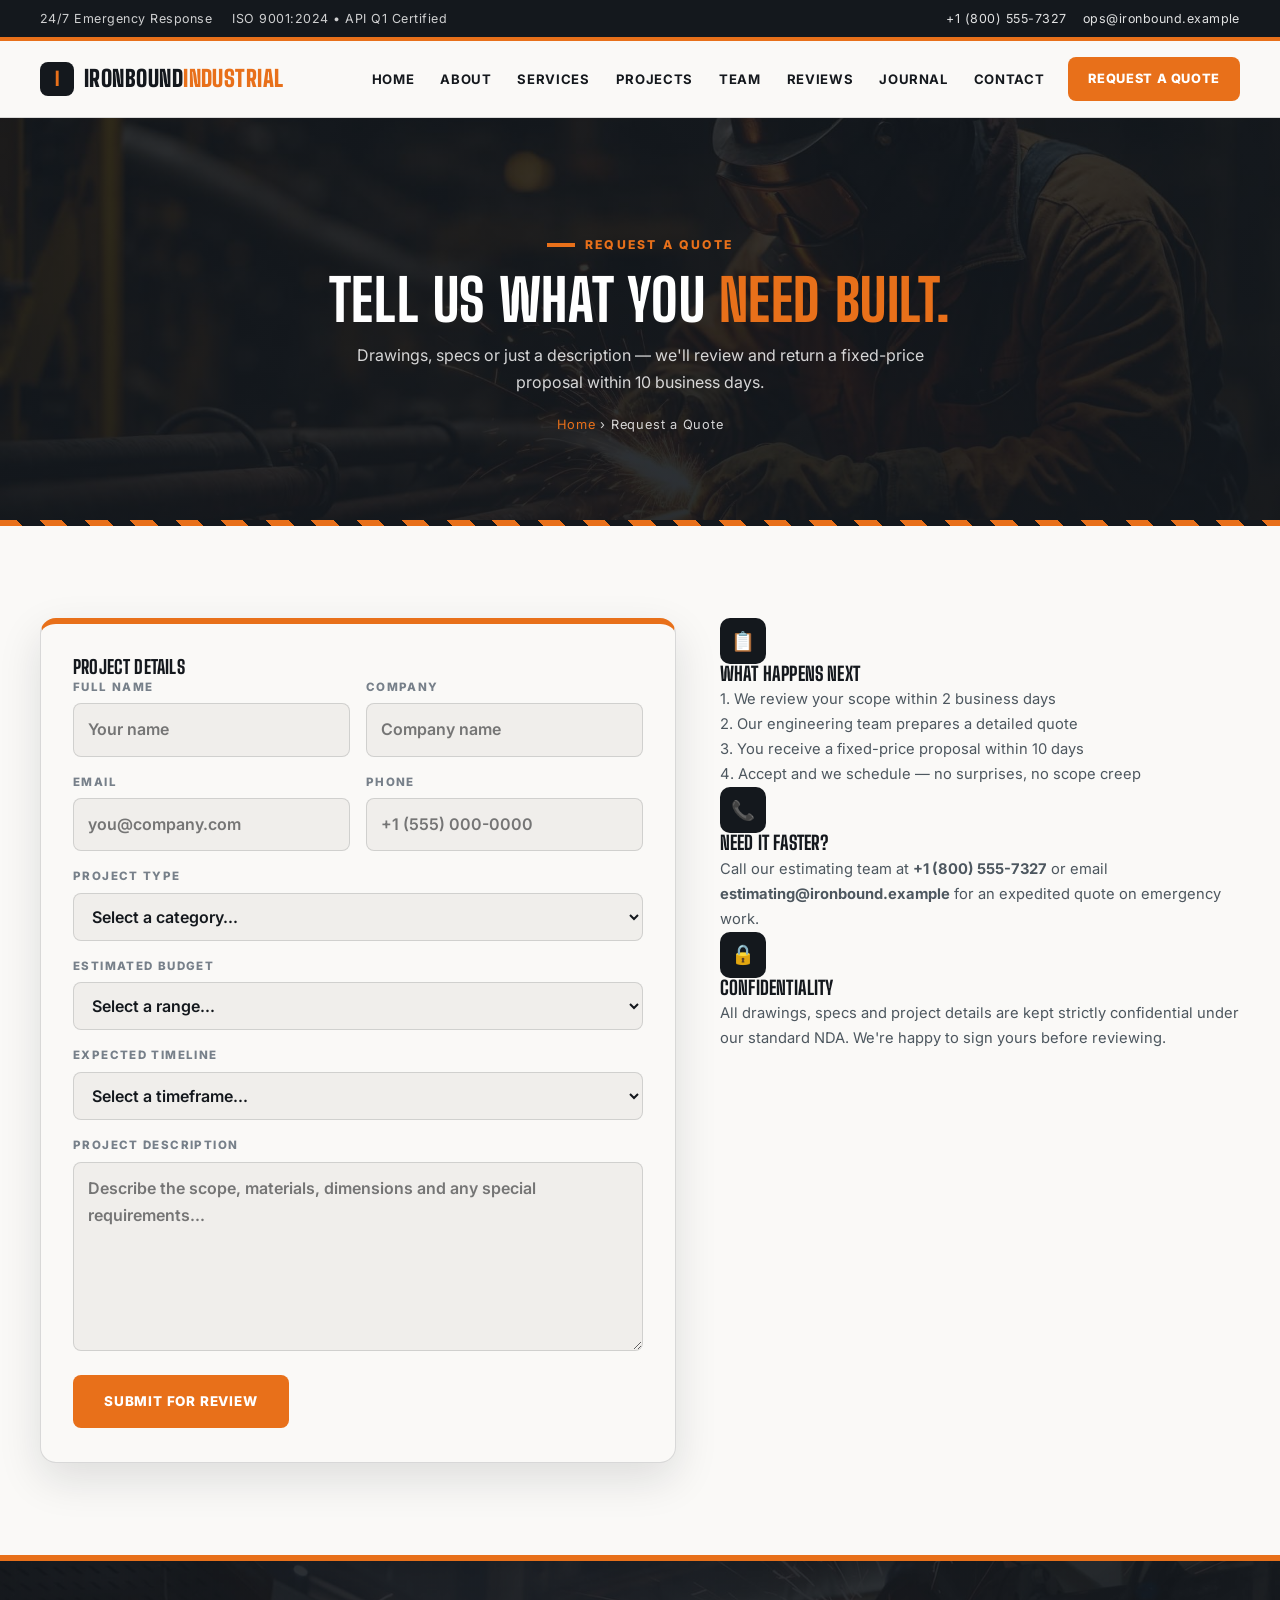
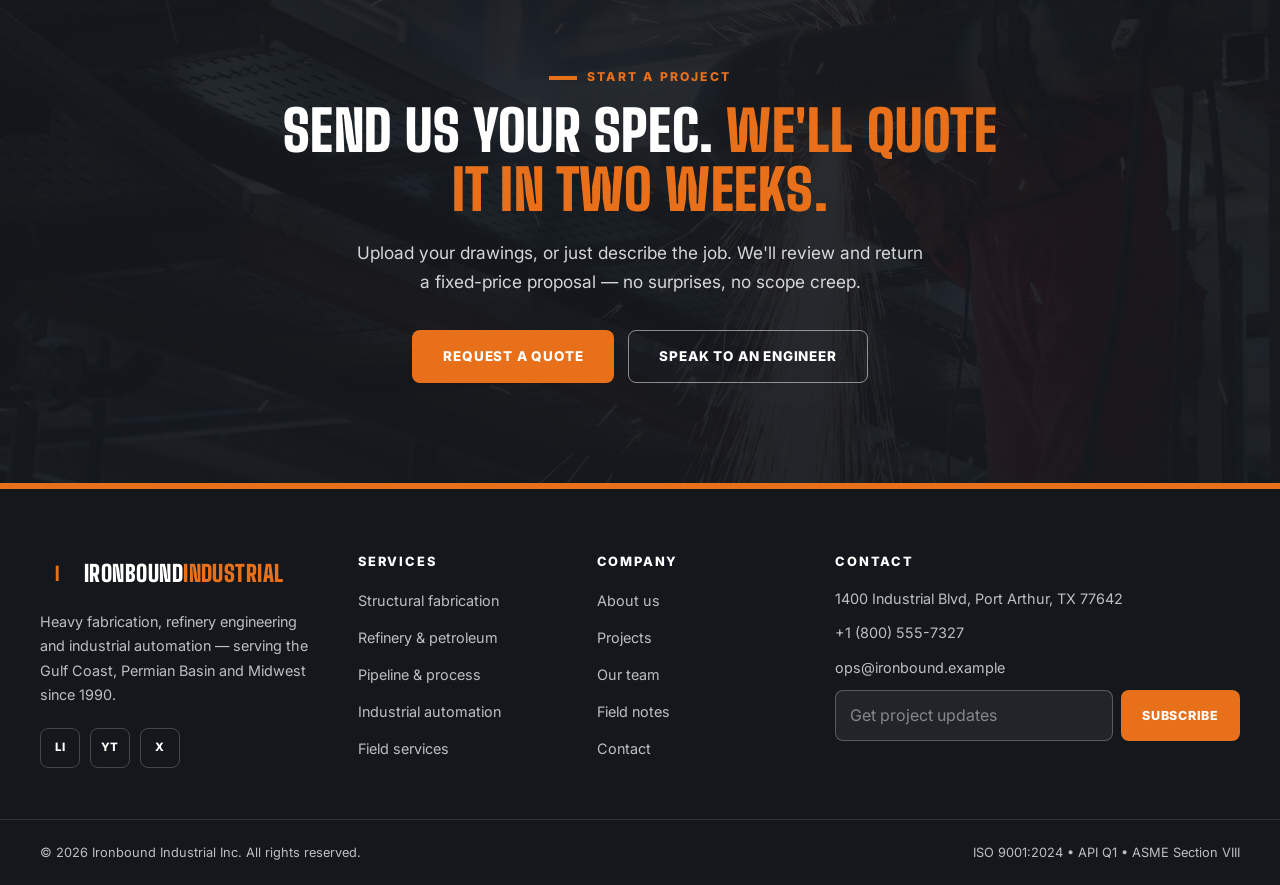
<file: quote.html>
<!DOCTYPE html>
<html lang="en">
<head>
  <meta charset="UTF-8">
  <meta name="viewport" content="width=device-width, initial-scale=1.0">
  <title>Request a Quote — Ironbound Industrial</title>
  <meta name="description" content="Request a fixed-price quote from Ironbound Industrial. Submit your project details and we'll return a proposal within 10 business days.">
  <link rel="icon" href="data:image/svg+xml,%3Csvg xmlns='http://www.w3.org/2000/svg' viewBox='0 0 64 64'%3E%3Crect width='64' height='64' rx='12' fill='%2314181d'/%3E%3Cpath d='M16 32 L32 16 L48 32 L40 32 L40 48 L24 48 L24 32 Z' fill='%23e8701a'/%3E%3C/svg%3E">
  <link rel="preconnect" href="https://fonts.googleapis.com">
  <link rel="preconnect" href="https://fonts.gstatic.com" crossorigin>
  <link href="https://fonts.googleapis.com/css2?family=Big+Shoulders+Display:wght@600;700;800;900&family=Inter:wght@400;500;600;700;800&display=swap" rel="stylesheet">
  <link rel="stylesheet" href="assets/css/style.css">
</head>
<body>
  <a class="skip-link" href="#main">Skip to content</a>



<div class="topbar">
    <div class="container topbar-inner">
      <p class="topbar-item">24/7 Emergency Response</p>
      <p class="topbar-item topbar-mid">ISO 9001:2024 &bull; API Q1 Certified</p>
      <p class="topbar-item topbar-end">
        <a href="tel:+18005557327">+1 (800) 555-7327</a>
        <a href="mailto:ops@ironbound.example">ops@ironbound.example</a>
      </p>
    </div>
  </div>

  <header class="site-header" id="top">
    <div class="container nav-wrap">
      <a href="index.html" class="brand">
        <span class="brand-mark" aria-hidden="true"></span>
        <span class="brand-text">Ironbound<span>Industrial</span></span>
      </a>
      <button class="nav-toggle" aria-label="Toggle menu" aria-expanded="false" aria-controls="site-nav">&#9776;</button>
      <nav class="nav-links" id="site-nav" aria-label="Primary">
        <a href="index.html" class="nav-link">Home</a>
        <a href="about.html" class="nav-link">About</a>
        <a href="service.html" class="nav-link">Services</a>
        <a href="project.html" class="nav-link">Projects</a>
        <a href="team.html" class="nav-link">Team</a>
        <a href="testimonial.html" class="nav-link">Reviews</a>
        <a href="blog.html" class="nav-link">Journal</a>
        <a href="contact.html" class="nav-link">Contact</a>
        <a href="quote.html" class="nav-cta">Request a Quote</a>
      </nav>
    </div>
  </header>

  <main id="main">
    <section class="page-banner">
      <div class="container">
        <p class="eyebrow">Request a Quote</p>
        <h1>Tell us what you <em>need built.</em></h1>
        <p>Drawings, specs or just a description — we'll review and return a fixed-price proposal within 10 business days.</p>
        <p class="crumb"><a href="index.html">Home</a> › Request a Quote</p>
      </div>
    </section>

    <section class="section">
      <div class="container">
        <div class="contact-grid">
          <div class="form-card reveal">
            <h3>Project details</h3>
            <form data-form novalidate>
              <div class="form-row">
                <div class="form-field">
                  <label for="q-name">Full name</label>
                  <input id="q-name" type="text" name="name" placeholder="Your name" required>
                </div>
                <div class="form-field">
                  <label for="q-company">Company</label>
                  <input id="q-company" type="text" name="company" placeholder="Company name" required>
                </div>
              </div>
              <div class="form-row">
                <div class="form-field">
                  <label for="q-email">Email</label>
                  <input id="q-email" type="email" name="email" placeholder="you@company.com" required>
                </div>
                <div class="form-field">
                  <label for="q-phone">Phone</label>
                  <input id="q-phone" type="tel" name="phone" placeholder="+1 (555) 000-0000" required>
                </div>
              </div>
              <div class="form-field">
                <label for="q-type">Project type</label>
                <select id="q-type" name="type" required>
                  <option value="">Select a category...</option>
                  <option value="structural">Structural fabrication</option>
                  <option value="refinery">Refinery &amp; petroleum</option>
                  <option value="pipeline">Pipeline &amp; process</option>
                  <option value="automation">Industrial automation</option>
                  <option value="field">Field services</option>
                  <option value="engineering">Engineering &amp; design</option>
                  <option value="other">Other</option>
                </select>
              </div>
              <div class="form-field">
                <label for="q-budget">Estimated budget</label>
                <select id="q-budget" name="budget">
                  <option value="">Select a range...</option>
                  <option value="under50k">Under $50,000</option>
                  <option value="50k-250k">$50,000 – $250,000</option>
                  <option value="250k-1m">$250,000 – $1,000,000</option>
                  <option value="over1m">Over $1,000,000</option>
                </select>
              </div>
              <div class="form-field">
                <label for="q-timeline">Expected timeline</label>
                <select id="q-timeline" name="timeline">
                  <option value="">Select a timeframe...</option>
                  <option value="urgent">Urgent (within 4 weeks)</option>
                  <option value="standard">Standard (1–3 months)</option>
                  <option value="long">Long-term (3+ months)</option>
                  <option value="tbd">To be determined</option>
                </select>
              </div>
              <div class="form-field">
                <label for="q-desc">Project description</label>
                <textarea id="q-desc" name="description" rows="6" placeholder="Describe the scope, materials, dimensions and any special requirements..." required></textarea>
              </div>
              <button type="submit" class="btn btn-primary">Submit for review</button>
              <p class="form-msg form-ok">Thanks — we'll review your project and return a proposal within 10 business days.</p>
              <p class="form-msg form-err">Please fill in all required fields.</p>
            </form>
          </div>
          <div class="info-list reveal">
            <div class="info-ico">📋</div>
            <h3>What happens next</h3>
            <p>1. We review your scope within 2 business days</p>
            <p>2. Our engineering team prepares a detailed quote</p>
            <p>3. You receive a fixed-price proposal within 10 days</p>
            <p>4. Accept and we schedule — no surprises, no scope creep</p>
            <div class="info-ico">📞</div>
            <h3>Need it faster?</h3>
            <p>Call our estimating team at <strong>+1 (800) 555-7327</strong> or email <strong>estimating@ironbound.example</strong> for an expedited quote on emergency work.</p>
            <div class="info-ico">🔒</div>
            <h3>Confidentiality</h3>
            <p>All drawings, specs and project details are kept strictly confidential under our standard NDA. We're happy to sign yours before reviewing.</p>
          </div>
        </div>
      </div>
    </section>

    <section class="cta-section">
      <div class="container cta-inner reveal">
        <p class="eyebrow">Start a project</p>
        <h2 class="cta-title">Send us your spec. <em>We'll quote it in two weeks.</em></h2>
        <p class="cta-sub">Upload your drawings, or just describe the job. We'll review and return a fixed-price proposal — no surprises, no scope creep.</p>
        <div class="cta-actions">
          <a href="quote.html" class="btn btn-primary">Request a quote</a>
          <a href="contact.html" class="btn btn-ghost-dark">Speak to an engineer</a>
        </div>
      </div>
    </section>
  </main>
<footer class="site-footer">
    <div class="container footer-grid">
      <div class="footer-col">
        <a href="index.html" class="brand footer-brand">
          <span class="brand-mark" aria-hidden="true"></span>
          <span class="brand-text">Ironbound<span>Industrial</span></span>
        </a>
        <p>Heavy fabrication, refinery engineering and industrial automation — serving the Gulf Coast, Permian Basin and Midwest since 1990.</p>
        <div class="footer-social">
          <a href="https://linkedin.com" target="_blank" rel="noopener" aria-label="LinkedIn">LI</a>
          <a href="https://youtube.com" target="_blank" rel="noopener" aria-label="YouTube">YT</a>
          <a href="https://twitter.com" target="_blank" rel="noopener" aria-label="Twitter">X</a>
        </div>
      </div>
      <div class="footer-col">
        <h3>Services</h3>
        <ul class="footer-links">
          <li><a href="service.html">Structural fabrication</a></li>
          <li><a href="service.html">Refinery &amp; petroleum</a></li>
          <li><a href="service.html">Pipeline &amp; process</a></li>
          <li><a href="service.html">Industrial automation</a></li>
          <li><a href="service.html">Field services</a></li>
        </ul>
      </div>
      <div class="footer-col">
        <h3>Company</h3>
        <ul class="footer-links">
          <li><a href="about.html">About us</a></li>
          <li><a href="project.html">Projects</a></li>
          <li><a href="team.html">Our team</a></li>
          <li><a href="blog.html">Field notes</a></li>
          <li><a href="contact.html">Contact</a></li>
        </ul>
      </div>
      <div class="footer-col">
        <h3>Contact</h3>
        <ul class="footer-links footer-contact">
          <li>1400 Industrial Blvd, Port Arthur, TX 77642</li>
          <li><a href="tel:+18005557327">+1 (800) 555-7327</a></li>
          <li><a href="mailto:ops@ironbound.example">ops@ironbound.example</a></li>
        </ul>
        <form class="newsletter" data-form novalidate>
          <label for="nl-email" class="sr-only">Email for project updates</label>
          <input id="nl-email" type="email" name="email" placeholder="Get project updates" required>
          <button type="submit" class="btn btn-primary btn-sm">Subscribe</button>
          <p class="form-msg form-ok">You're in — quarterly project digest, no spam.</p>
          <p class="form-msg form-err">Please enter a valid email address.</p>
        </form>
      </div>
    </div>
    <div class="footer-bottom">
      <div class="container">
        <p>© <span data-year>2026</span> Ironbound Industrial Inc. All rights reserved.</p>
        <p>ISO 9001:2024 &bull; API Q1 &bull; ASME Section VIII</p>
      </div>
    </div>
  </footer>

  <button class="back-to-top" aria-label="Back to top">&#8593;</button>
  <script src="assets/js/main.js"></script>
</body>
</html>
</file>
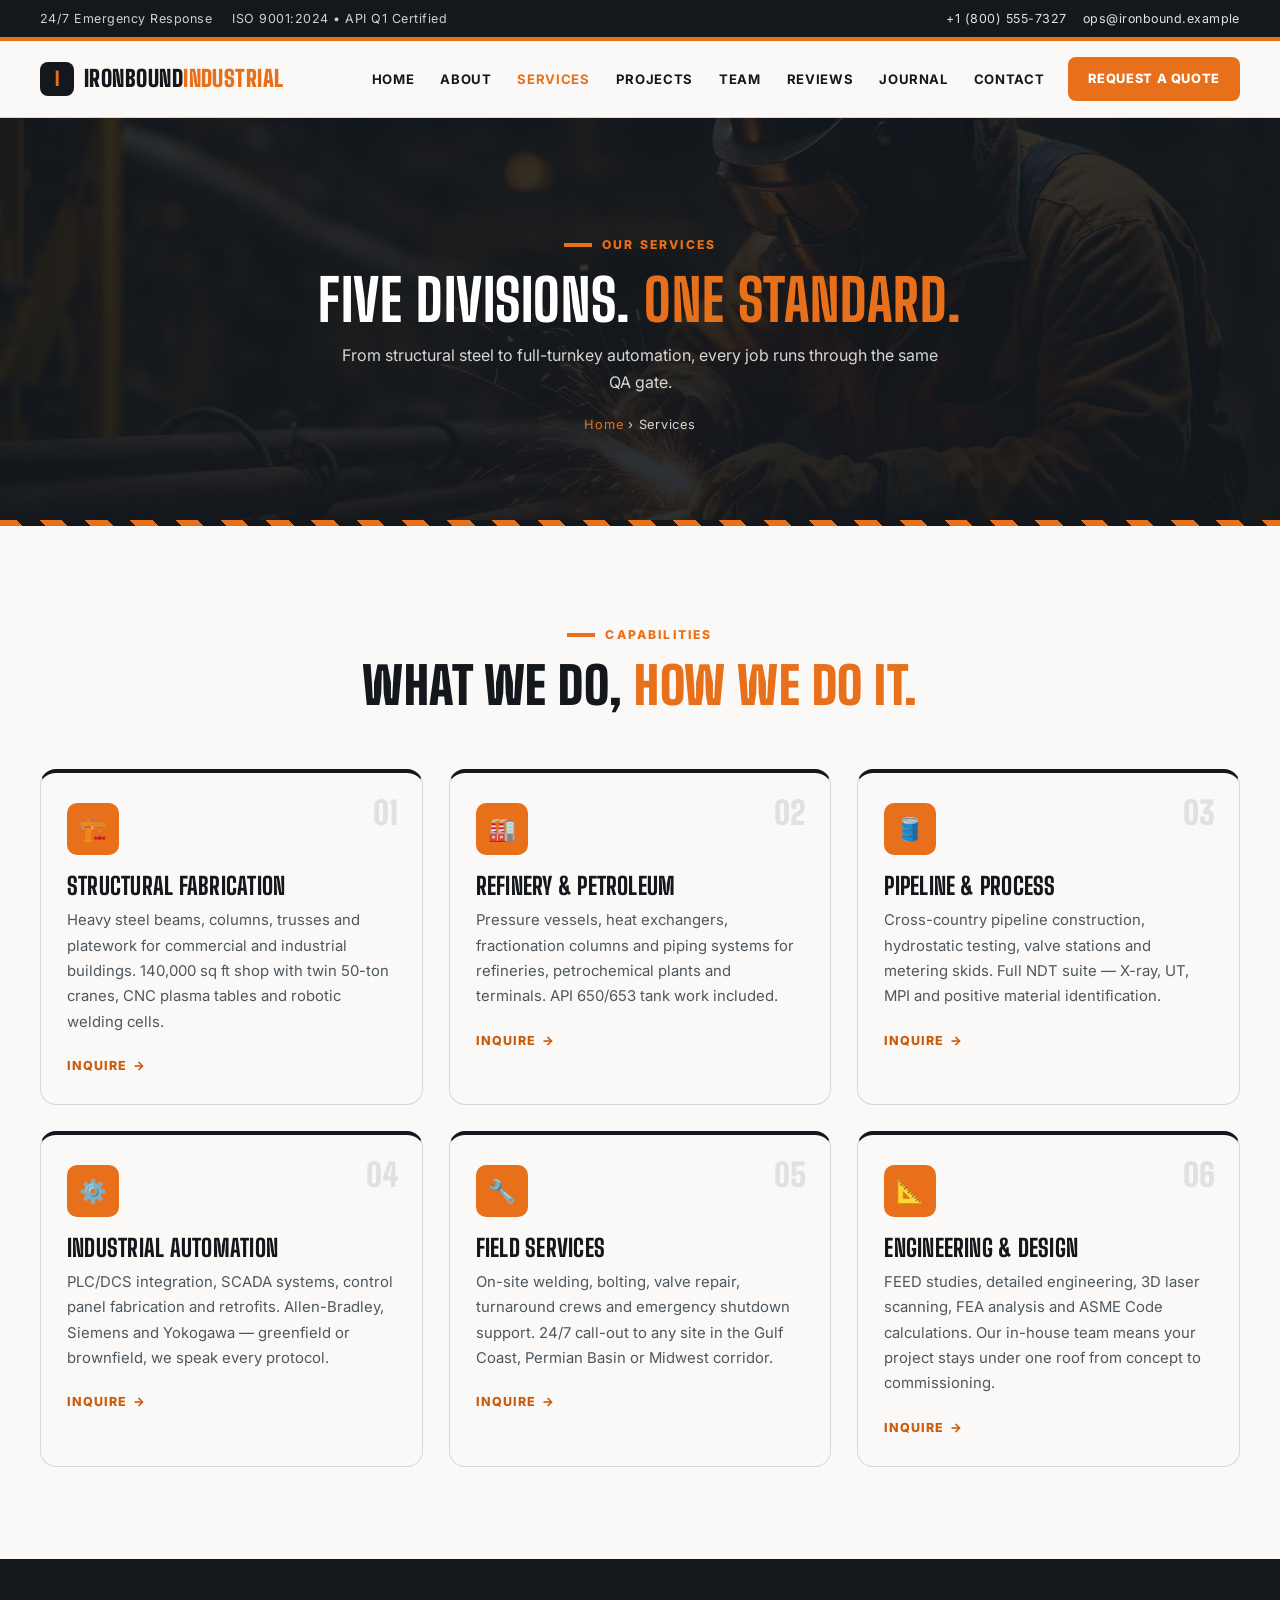
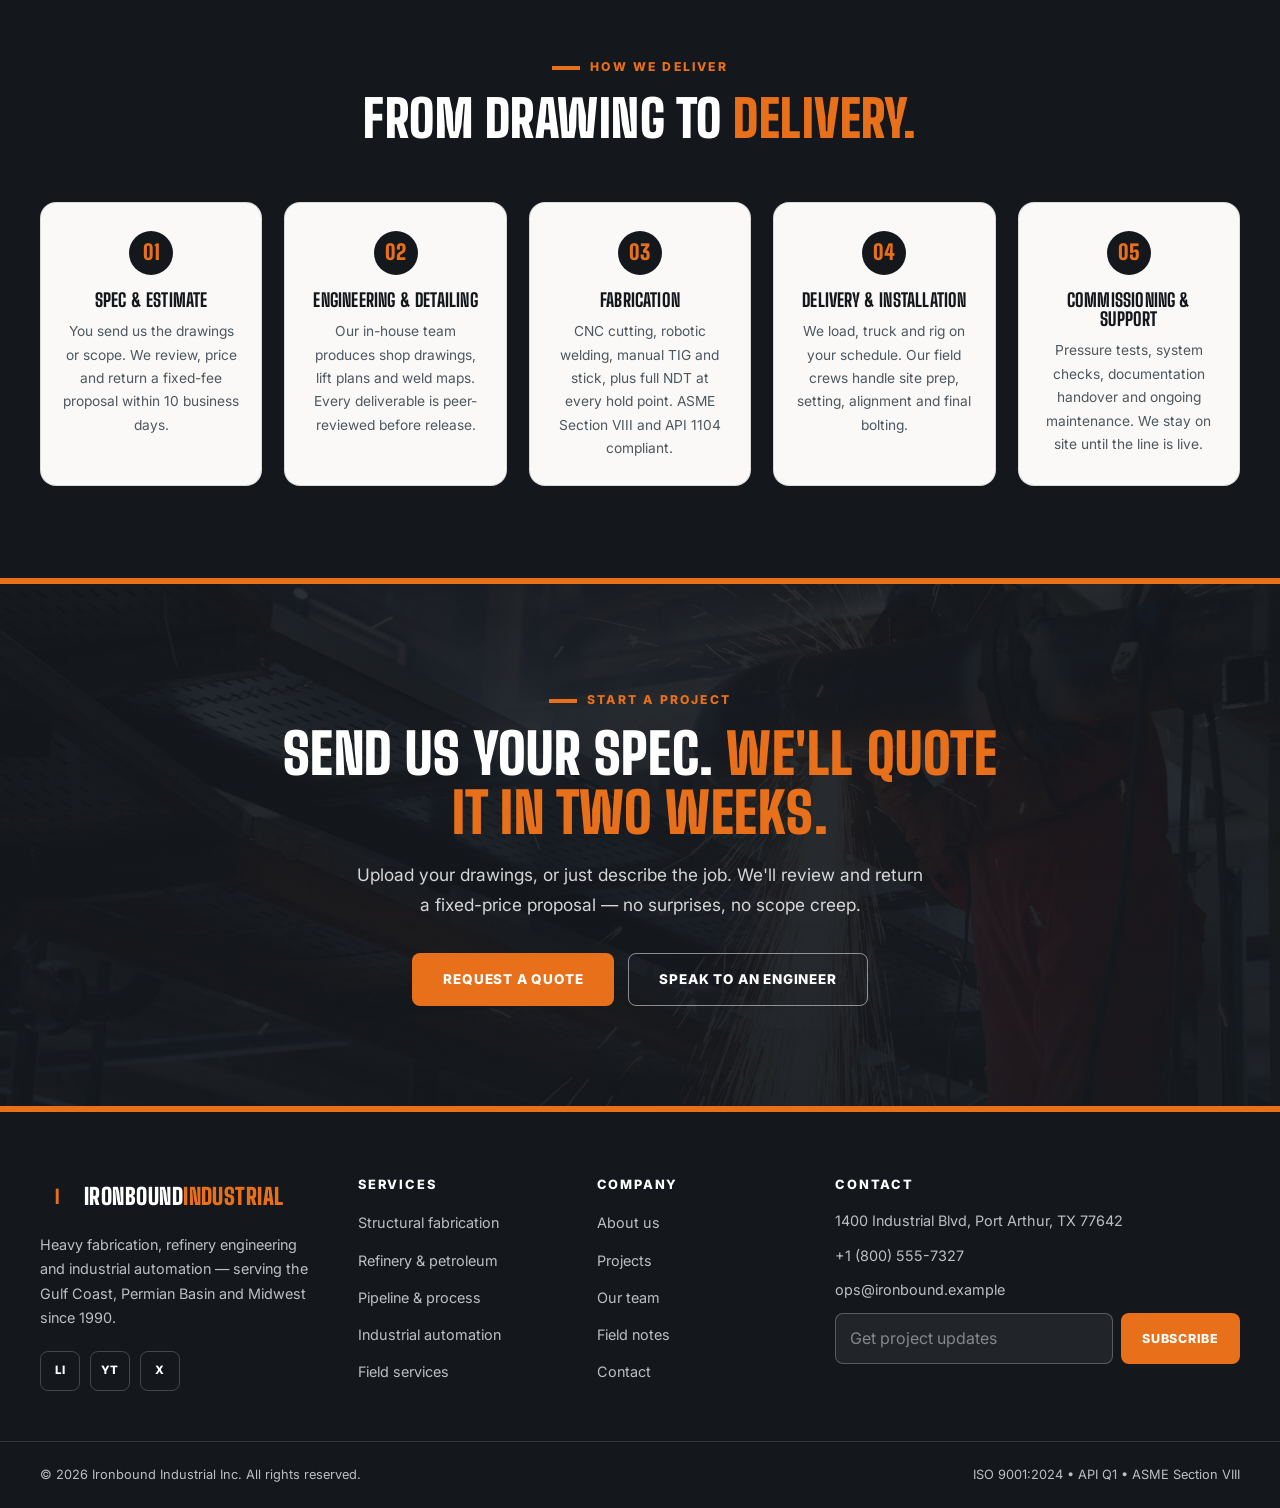
<file: service.html>
<!DOCTYPE html>
<html lang="en">
<head>
  <meta charset="UTF-8">
  <meta name="viewport" content="width=device-width, initial-scale=1.0">
  <title>Services — Ironbound Industrial</title>
  <meta name="description" content="Ironbound Industrial's five divisions: structural fabrication, refinery & petroleum, pipeline, automation, field services and engineering. ASME/API certified.">
  <link rel="icon" href="data:image/svg+xml,%3Csvg xmlns='http://www.w3.org/2000/svg' viewBox='0 0 64 64'%3E%3Crect width='64' height='64' rx='12' fill='%2314181d'/%3E%3Cpath d='M16 32 L32 16 L48 32 L40 32 L40 48 L24 48 L24 32 Z' fill='%23e8701a'/%3E%3C/svg%3E">
  <link rel="preconnect" href="https://fonts.googleapis.com">
  <link rel="preconnect" href="https://fonts.gstatic.com" crossorigin>
  <link href="https://fonts.googleapis.com/css2?family=Big+Shoulders+Display:wght@600;700;800;900&family=Inter:wght@400;500;600;700;800&display=swap" rel="stylesheet">
  <link rel="stylesheet" href="assets/css/style.css">
</head>
<body>
  <a class="skip-link" href="#main">Skip to content</a>



<div class="topbar">
    <div class="container topbar-inner">
      <p class="topbar-item">24/7 Emergency Response</p>
      <p class="topbar-item topbar-mid">ISO 9001:2024 &bull; API Q1 Certified</p>
      <p class="topbar-item topbar-end">
        <a href="tel:+18005557327">+1 (800) 555-7327</a>
        <a href="mailto:ops@ironbound.example">ops@ironbound.example</a>
      </p>
    </div>
  </div>

  <header class="site-header" id="top">
    <div class="container nav-wrap">
      <a href="index.html" class="brand">
        <span class="brand-mark" aria-hidden="true"></span>
        <span class="brand-text">Ironbound<span>Industrial</span></span>
      </a>
      <button class="nav-toggle" aria-label="Toggle menu" aria-expanded="false" aria-controls="site-nav">&#9776;</button>
      <nav class="nav-links" id="site-nav" aria-label="Primary">
        <a href="index.html" class="nav-link">Home</a>
        <a href="about.html" class="nav-link">About</a>
        <a href="service.html" class="nav-link">Services</a>
        <a href="project.html" class="nav-link">Projects</a>
        <a href="team.html" class="nav-link">Team</a>
        <a href="testimonial.html" class="nav-link">Reviews</a>
        <a href="blog.html" class="nav-link">Journal</a>
        <a href="contact.html" class="nav-link">Contact</a>
        <a href="quote.html" class="nav-cta">Request a Quote</a>
      </nav>
    </div>
  </header>

  <main id="main">
    <section class="page-banner">
      <div class="container">
        <p class="eyebrow">Our Services</p>
        <h1>Five divisions. <em>One standard.</em></h1>
        <p>From structural steel to full-turnkey automation, every job runs through the same QA gate.</p>
        <p class="crumb"><a href="index.html">Home</a> › Services</p>
      </div>
    </section>

    <section class="section">
      <div class="container">
        <div class="section-head reveal">
          <p class="eyebrow">Capabilities</p>
          <h2 class="section-title">What we do, <em>how we do it.</em></h2>
        </div>
        <div class="spec-grid">
          <div class="spec-card reveal">
            <span class="spec-num">01</span>
            <span class="spec-icon">🏗️</span>
            <h3>Structural fabrication</h3>
            <p>Heavy steel beams, columns, trusses and platework for commercial and industrial buildings. 140,000 sq ft shop with twin 50-ton cranes, CNC plasma tables and robotic welding cells.</p>
            <a href="contact.html" class="spec-link">Inquire <span class="arrow">→</span></a>
          </div>
          <div class="spec-card reveal">
            <span class="spec-num">02</span>
            <span class="spec-icon">🏭</span>
            <h3>Refinery &amp; petroleum</h3>
            <p>Pressure vessels, heat exchangers, fractionation columns and piping systems for refineries, petrochemical plants and terminals. API 650/653 tank work included.</p>
            <a href="contact.html" class="spec-link">Inquire <span class="arrow">→</span></a>
          </div>
          <div class="spec-card reveal">
            <span class="spec-num">03</span>
            <span class="spec-icon">🛢️</span>
            <h3>Pipeline &amp; process</h3>
            <p>Cross-country pipeline construction, hydrostatic testing, valve stations and metering skids. Full NDT suite — X-ray, UT, MPI and positive material identification.</p>
            <a href="contact.html" class="spec-link">Inquire <span class="arrow">→</span></a>
          </div>
          <div class="spec-card reveal">
            <span class="spec-num">04</span>
            <span class="spec-icon">⚙️</span>
            <h3>Industrial automation</h3>
            <p>PLC/DCS integration, SCADA systems, control panel fabrication and retrofits. Allen-Bradley, Siemens and Yokogawa — greenfield or brownfield, we speak every protocol.</p>
            <a href="contact.html" class="spec-link">Inquire <span class="arrow">→</span></a>
          </div>
          <div class="spec-card reveal">
            <span class="spec-num">05</span>
            <span class="spec-icon">🔧</span>
            <h3>Field services</h3>
            <p>On-site welding, bolting, valve repair, turnaround crews and emergency shutdown support. 24/7 call-out to any site in the Gulf Coast, Permian Basin or Midwest corridor.</p>
            <a href="contact.html" class="spec-link">Inquire <span class="arrow">→</span></a>
          </div>
          <div class="spec-card reveal">
            <span class="spec-num">06</span>
            <span class="spec-icon">📐</span>
            <h3>Engineering &amp; design</h3>
            <p>FEED studies, detailed engineering, 3D laser scanning, FEA analysis and ASME Code calculations. Our in-house team means your project stays under one roof from concept to commissioning.</p>
            <a href="contact.html" class="spec-link">Inquire <span class="arrow">→</span></a>
          </div>
        </div>
      </div>
    </section>

    <section class="section section-dark">
      <div class="container">
        <div class="section-head reveal">
          <p class="eyebrow">How we deliver</p>
          <h2 class="section-title">From drawing to <em>delivery.</em></h2>
        </div>
        <div class="shift-grid">
          <div class="shift-step reveal">
            <span class="shift-num">01</span>
            <h3>Spec &amp; estimate</h3>
            <p>You send us the drawings or scope. We review, price and return a fixed-fee proposal within 10 business days.</p>
          </div>
          <div class="shift-step reveal">
            <span class="shift-num">02</span>
            <h3>Engineering &amp; detailing</h3>
            <p>Our in-house team produces shop drawings, lift plans and weld maps. Every deliverable is peer-reviewed before release.</p>
          </div>
          <div class="shift-step reveal">
            <span class="shift-num">03</span>
            <h3>Fabrication</h3>
            <p>CNC cutting, robotic welding, manual TIG and stick, plus full NDT at every hold point. ASME Section VIII and API 1104 compliant.</p>
          </div>
          <div class="shift-step reveal">
            <span class="shift-num">04</span>
            <h3>Delivery &amp; installation</h3>
            <p>We load, truck and rig on your schedule. Our field crews handle site prep, setting, alignment and final bolting.</p>
          </div>
          <div class="shift-step reveal">
            <span class="shift-num">05</span>
            <h3>Commissioning &amp; support</h3>
            <p>Pressure tests, system checks, documentation handover and ongoing maintenance. We stay on site until the line is live.</p>
          </div>
        </div>
      </div>
    </section>

    <section class="cta-section">
      <div class="container cta-inner reveal">
        <p class="eyebrow">Start a project</p>
        <h2 class="cta-title">Send us your spec. <em>We'll quote it in two weeks.</em></h2>
        <p class="cta-sub">Upload your drawings, or just describe the job. We'll review and return a fixed-price proposal — no surprises, no scope creep.</p>
        <div class="cta-actions">
          <a href="quote.html" class="btn btn-primary">Request a quote</a>
          <a href="contact.html" class="btn btn-ghost-dark">Speak to an engineer</a>
        </div>
      </div>
    </section>
  </main>
<footer class="site-footer">
    <div class="container footer-grid">
      <div class="footer-col">
        <a href="index.html" class="brand footer-brand">
          <span class="brand-mark" aria-hidden="true"></span>
          <span class="brand-text">Ironbound<span>Industrial</span></span>
        </a>
        <p>Heavy fabrication, refinery engineering and industrial automation — serving the Gulf Coast, Permian Basin and Midwest since 1990.</p>
        <div class="footer-social">
          <a href="https://linkedin.com" target="_blank" rel="noopener" aria-label="LinkedIn">LI</a>
          <a href="https://youtube.com" target="_blank" rel="noopener" aria-label="YouTube">YT</a>
          <a href="https://twitter.com" target="_blank" rel="noopener" aria-label="Twitter">X</a>
        </div>
      </div>
      <div class="footer-col">
        <h3>Services</h3>
        <ul class="footer-links">
          <li><a href="service.html">Structural fabrication</a></li>
          <li><a href="service.html">Refinery &amp; petroleum</a></li>
          <li><a href="service.html">Pipeline &amp; process</a></li>
          <li><a href="service.html">Industrial automation</a></li>
          <li><a href="service.html">Field services</a></li>
        </ul>
      </div>
      <div class="footer-col">
        <h3>Company</h3>
        <ul class="footer-links">
          <li><a href="about.html">About us</a></li>
          <li><a href="project.html">Projects</a></li>
          <li><a href="team.html">Our team</a></li>
          <li><a href="blog.html">Field notes</a></li>
          <li><a href="contact.html">Contact</a></li>
        </ul>
      </div>
      <div class="footer-col">
        <h3>Contact</h3>
        <ul class="footer-links footer-contact">
          <li>1400 Industrial Blvd, Port Arthur, TX 77642</li>
          <li><a href="tel:+18005557327">+1 (800) 555-7327</a></li>
          <li><a href="mailto:ops@ironbound.example">ops@ironbound.example</a></li>
        </ul>
        <form class="newsletter" data-form novalidate>
          <label for="nl-email" class="sr-only">Email for project updates</label>
          <input id="nl-email" type="email" name="email" placeholder="Get project updates" required>
          <button type="submit" class="btn btn-primary btn-sm">Subscribe</button>
          <p class="form-msg form-ok">You're in — quarterly project digest, no spam.</p>
          <p class="form-msg form-err">Please enter a valid email address.</p>
        </form>
      </div>
    </div>
    <div class="footer-bottom">
      <div class="container">
        <p>© <span data-year>2026</span> Ironbound Industrial Inc. All rights reserved.</p>
        <p>ISO 9001:2024 &bull; API Q1 &bull; ASME Section VIII</p>
      </div>
    </div>
  </footer>

  <button class="back-to-top" aria-label="Back to top">&#8593;</button>
  <script src="assets/js/main.js"></script>
</body>
</html>
</file>
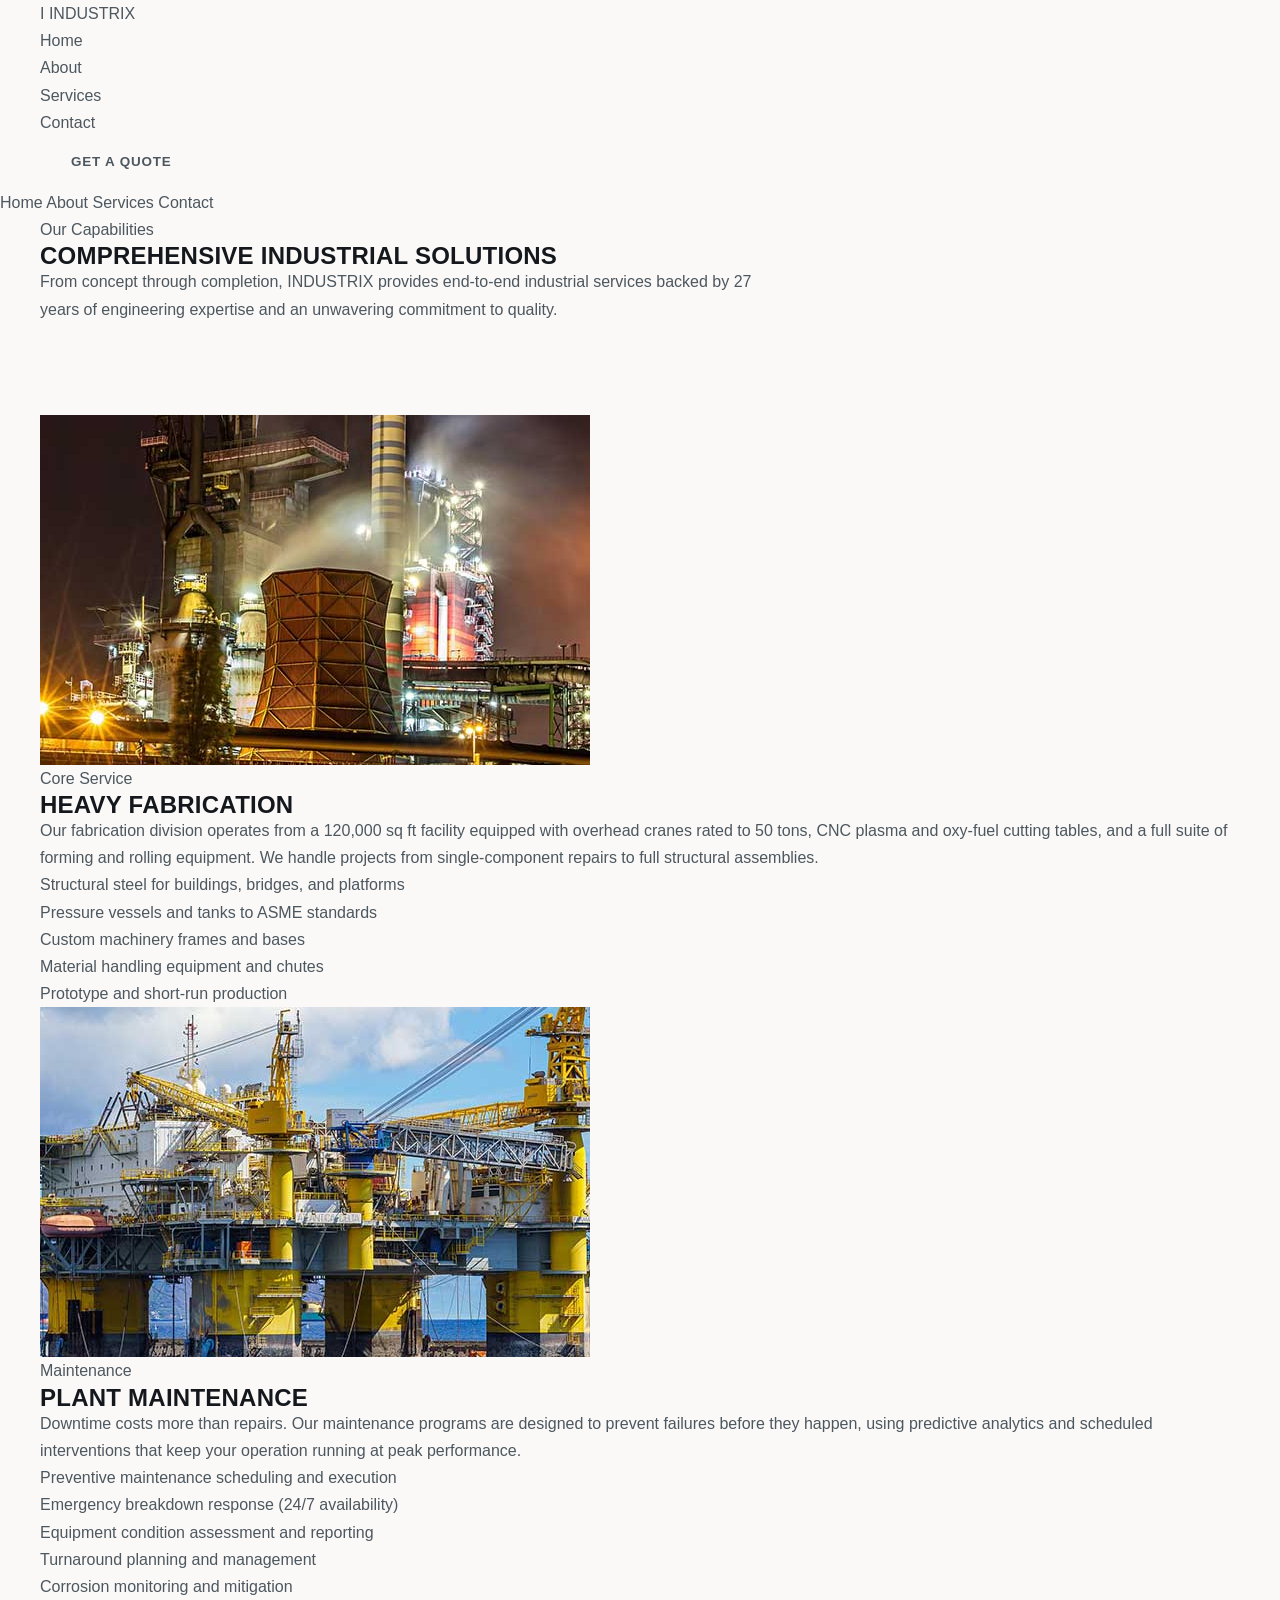
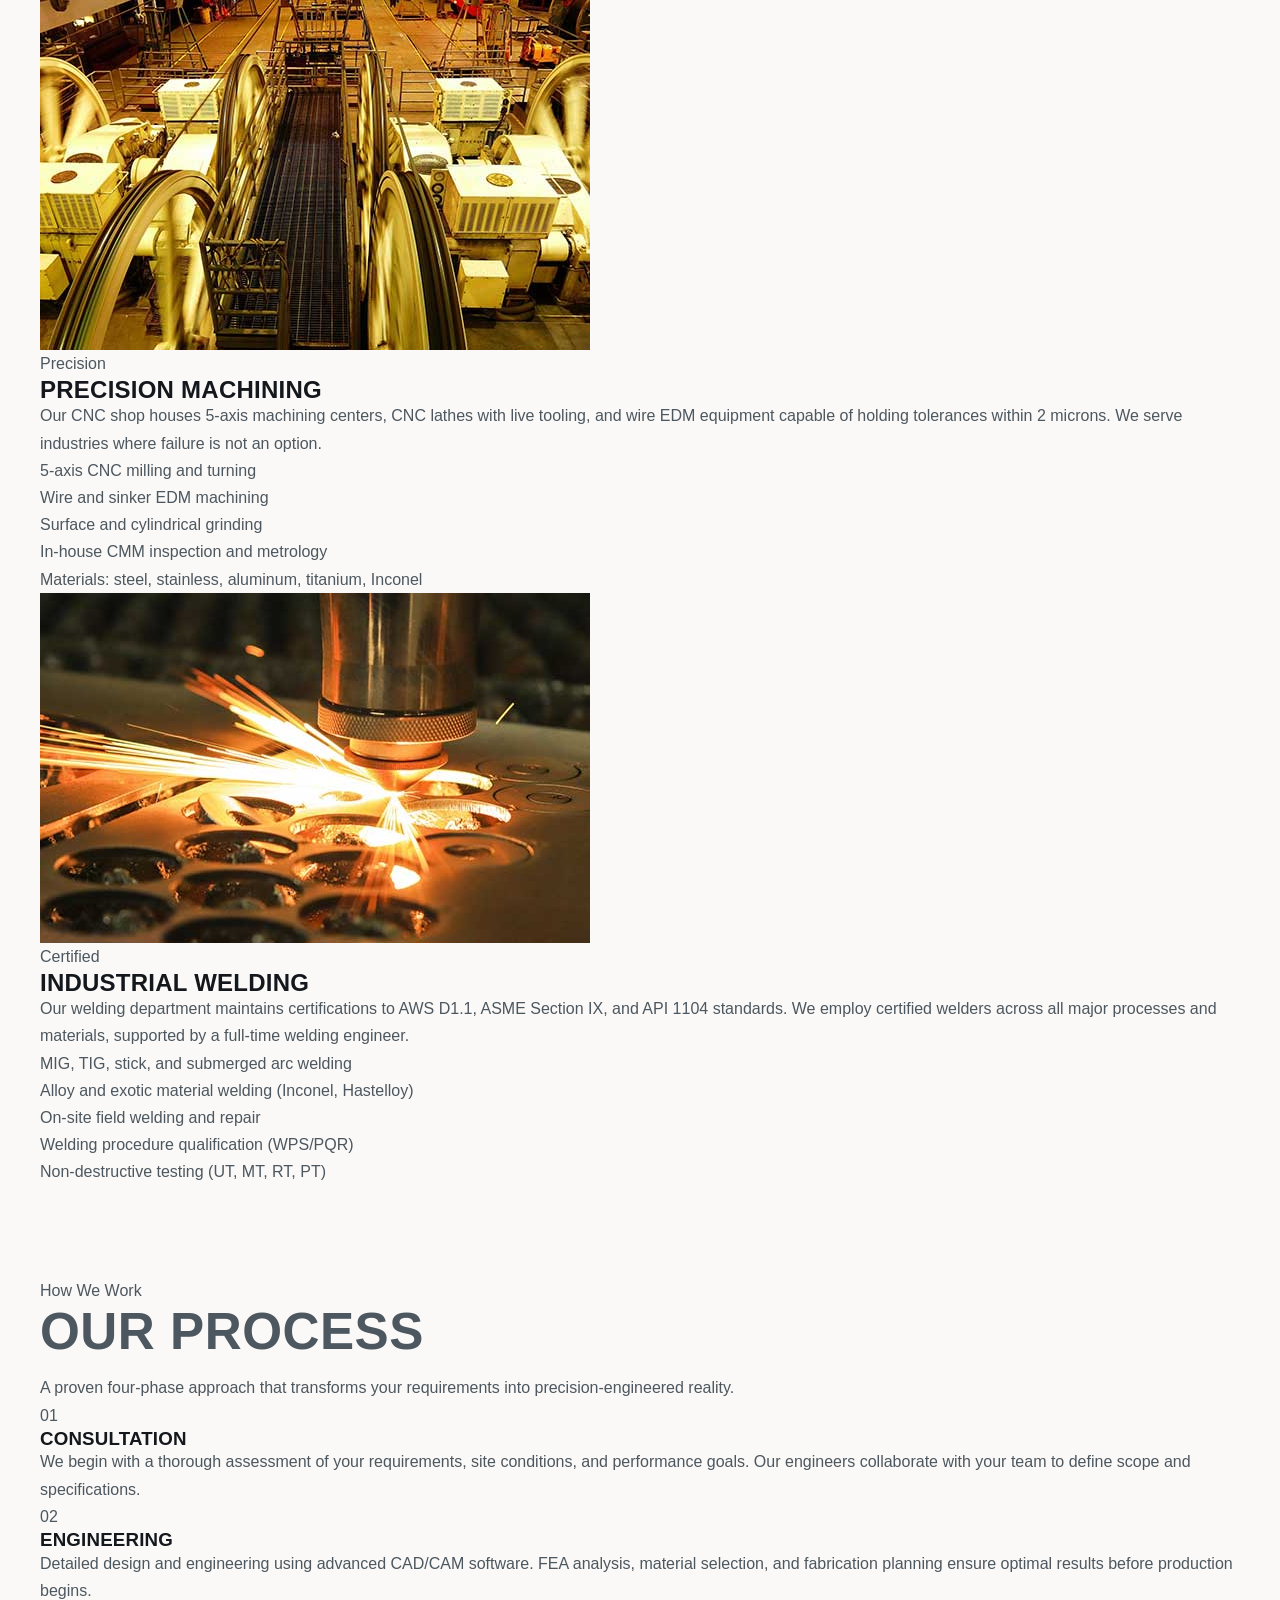
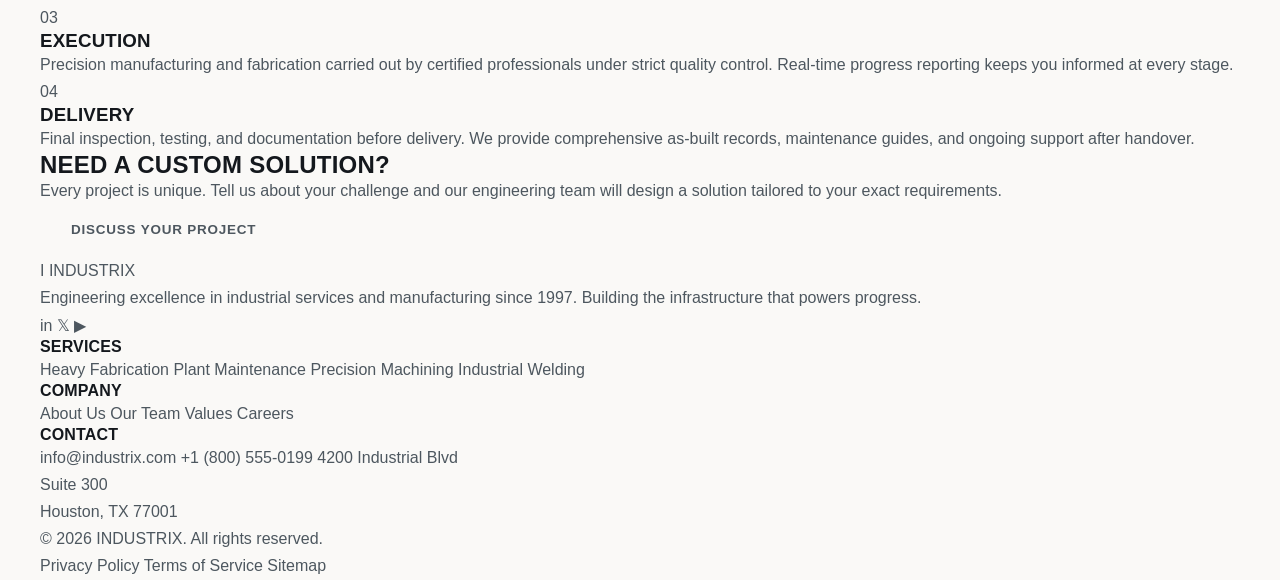
<file: services.html>
<!DOCTYPE html>
<html lang="en">
<head>
  <meta charset="UTF-8">
  <meta name="viewport" content="width=device-width, initial-scale=1.0">
  <title>Services — INDUSTRIX</title>
  <meta name="description" content="Explore INDUSTRIX industrial services: heavy fabrication, plant maintenance, precision machining, and certified welding solutions.">
  <link rel="icon" href="data:image/svg+xml,<svg xmlns='http://www.w3.org/2000/svg' viewBox='0 0 100 100'><text y='.9em' font-size='90'>%E2%9A%99%EF%B8%8F</text></svg>">
  <link rel="stylesheet" href="assets/css/style.css">
</head>
<body>

  <!-- ============ HEADER ============ -->
  <header class="header" role="banner">
    <div class="container header__inner">
      <a href="index.html" class="logo" aria-label="INDUSTRIX Home">
        <span class="logo__mark">I</span>
        <span class="logo__text">INDUSTRIX</span>
      </a>
      <nav class="nav" aria-label="Main navigation">
        <ul class="nav__list">
          <li><a href="index.html" class="nav__link">Home</a></li>
          <li><a href="about.html" class="nav__link">About</a></li>
          <li><a href="services.html" class="nav__link active">Services</a></li>
          <li><a href="contact.html" class="nav__link">Contact</a></li>
        </ul>
      </nav>
      <a href="contact.html" class="btn btn--primary btn--sm nav__cta">Get a Quote</a>
      <button class="burger" aria-label="Toggle menu" aria-expanded="false">
        <span></span><span></span><span></span>
      </button>
    </div>
  </header>
  <div class="mobile-nav" role="navigation" aria-label="Mobile navigation">
    <a href="index.html" class="mobile-nav__link">Home</a>
    <a href="about.html" class="mobile-nav__link">About</a>
    <a href="services.html" class="mobile-nav__link active">Services</a>
    <a href="contact.html" class="mobile-nav__link">Contact</a>
  </div>

  <!-- ============ SERVICES HERO ============ -->
  <section class="about-hero" style="background: linear-gradient(135deg, var(--dark) 0%, var(--dark-mid) 100%);">
    <div class="container">
      <div class="about-hero__content" style="max-width: 720px;">
        <div class="section-tag" style="color: var(--orange-light);">Our Capabilities</div>
        <h1 class="about-hero__title reveal">Comprehensive <span>Industrial</span> Solutions</h1>
        <p class="about-hero__text reveal reveal--delay-1">
          From concept through completion, INDUSTRIX provides end-to-end industrial services backed by 27 years of engineering expertise and an unwavering commitment to quality.
        </p>
      </div>
    </div>
  </section>

  <!-- ============ SERVICE DETAILS ============ -->
  <section class="section">
    <div class="container">

      <!-- Service 1: Heavy Fabrication -->
      <div class="service-detail reveal">
        <div class="service-detail__img">
          <img src="assets/img/img-550x350-1.jpg" alt="Heavy steel fabrication in progress" loading="lazy">
        </div>
        <div class="service-detail__content">
          <span class="service-detail__tag">Core Service</span>
          <h2 class="service-detail__title">Heavy Fabrication</h2>
          <p class="service-detail__text">
            Our fabrication division operates from a 120,000 sq ft facility equipped with overhead cranes rated to 50 tons, CNC plasma and oxy-fuel cutting tables, and a full suite of forming and rolling equipment. We handle projects from single-component repairs to full structural assemblies.
          </p>
          <ul class="service-detail__list">
            <li>Structural steel for buildings, bridges, and platforms</li>
            <li>Pressure vessels and tanks to ASME standards</li>
            <li>Custom machinery frames and bases</li>
            <li>Material handling equipment and chutes</li>
            <li>Prototype and short-run production</li>
          </ul>
        </div>
      </div>

      <!-- Service 2: Plant Maintenance -->
      <div class="service-detail reveal">
        <div class="service-detail__img">
          <img src="assets/img/img-550x350-2.jpg" alt="Plant maintenance and inspection team" loading="lazy">
        </div>
        <div class="service-detail__content">
          <span class="service-detail__tag">Maintenance</span>
          <h2 class="service-detail__title">Plant Maintenance</h2>
          <p class="service-detail__text">
            Downtime costs more than repairs. Our maintenance programs are designed to prevent failures before they happen, using predictive analytics and scheduled interventions that keep your operation running at peak performance.
          </p>
          <ul class="service-detail__list">
            <li>Preventive maintenance scheduling and execution</li>
            <li>Emergency breakdown response (24/7 availability)</li>
            <li>Equipment condition assessment and reporting</li>
            <li>Turnaround planning and management</li>
            <li>Corrosion monitoring and mitigation</li>
          </ul>
        </div>
      </div>

      <!-- Service 3: Precision Machining -->
      <div class="service-detail reveal">
        <div class="service-detail__img">
          <img src="assets/img/img-550x350-3.jpg" alt="CNC precision machining operation" loading="lazy">
        </div>
        <div class="service-detail__content">
          <span class="service-detail__tag">Precision</span>
          <h2 class="service-detail__title">Precision Machining</h2>
          <p class="service-detail__text">
            Our CNC shop houses 5-axis machining centers, CNC lathes with live tooling, and wire EDM equipment capable of holding tolerances within 2 microns. We serve industries where failure is not an option.
          </p>
          <ul class="service-detail__list">
            <li>5-axis CNC milling and turning</li>
            <li>Wire and sinker EDM machining</li>
            <li>Surface and cylindrical grinding</li>
            <li>In-house CMM inspection and metrology</li>
            <li>Materials: steel, stainless, aluminum, titanium, Inconel</li>
          </ul>
        </div>
      </div>

      <!-- Service 4: Industrial Welding -->
      <div class="service-detail reveal">
        <div class="service-detail__img">
          <img src="assets/img/img-550x350-4.jpg" alt="Certified industrial welding operation" loading="lazy">
        </div>
        <div class="service-detail__content">
          <span class="service-detail__tag">Certified</span>
          <h2 class="service-detail__title">Industrial Welding</h2>
          <p class="service-detail__text">
            Our welding department maintains certifications to AWS D1.1, ASME Section IX, and API 1104 standards. We employ certified welders across all major processes and materials, supported by a full-time welding engineer.
          </p>
          <ul class="service-detail__list">
            <li>MIG, TIG, stick, and submerged arc welding</li>
            <li>Alloy and exotic material welding (Inconel, Hastelloy)</li>
            <li>On-site field welding and repair</li>
            <li>Welding procedure qualification (WPS/PQR)</li>
            <li>Non-destructive testing (UT, MT, RT, PT)</li>
          </ul>
        </div>
      </div>

    </div>
  </section>

  <!-- ============ PROCESS ============ -->
  <section class="process">
    <div class="container">
      <div class="section-header text-center reveal">
        <div class="section-tag" style="color: var(--orange-light);">How We Work</div>
        <h2 class="section-title" style="color: var(--white);">Our Process</h2>
        <p class="section-desc" style="color: var(--gray-400);">
          A proven four-phase approach that transforms your requirements into precision-engineered reality.
        </p>
      </div>

      <div class="process__grid">
        <div class="process-step reveal">
          <div class="process-step__number">01</div>
          <h3 class="process-step__title">Consultation</h3>
          <p class="process-step__text">
            We begin with a thorough assessment of your requirements, site conditions, and performance goals. Our engineers collaborate with your team to define scope and specifications.
          </p>
        </div>

        <div class="process-step reveal reveal--delay-1">
          <div class="process-step__number">02</div>
          <h3 class="process-step__title">Engineering</h3>
          <p class="process-step__text">
            Detailed design and engineering using advanced CAD/CAM software. FEA analysis, material selection, and fabrication planning ensure optimal results before production begins.
          </p>
        </div>

        <div class="process-step reveal reveal--delay-2">
          <div class="process-step__number">03</div>
          <h3 class="process-step__title">Execution</h3>
          <p class="process-step__text">
            Precision manufacturing and fabrication carried out by certified professionals under strict quality control. Real-time progress reporting keeps you informed at every stage.
          </p>
        </div>

        <div class="process-step reveal reveal--delay-3">
          <div class="process-step__number">04</div>
          <h3 class="process-step__title">Delivery</h3>
          <p class="process-step__text">
            Final inspection, testing, and documentation before delivery. We provide comprehensive as-built records, maintenance guides, and ongoing support after handover.
          </p>
        </div>
      </div>
    </div>
  </section>

  <!-- ============ CTA ============ -->
  <section class="cta-banner">
    <div class="container cta-banner__inner reveal">
      <div>
        <h2 class="cta-banner__title">Need a Custom Solution?</h2>
        <p class="cta-banner__text">
          Every project is unique. Tell us about your challenge and our engineering team will design a solution tailored to your exact requirements.
        </p>
      </div>
      <a href="contact.html" class="btn btn--primary btn--lg">Discuss Your Project</a>
    </div>
  </section>

  <!-- ============ FOOTER ============ -->
  <footer class="footer" role="contentinfo">
    <div class="container">
      <div class="footer__grid">
        <div class="footer__brand">
          <div class="footer__logo">
            <span class="logo__mark">I</span>
            <span>INDUSTRIX</span>
          </div>
          <p class="footer__desc">
            Engineering excellence in industrial services and manufacturing since 1997. Building the infrastructure that powers progress.
          </p>
          <div class="footer__socials">
            <a href="#" class="footer__social" aria-label="LinkedIn">in</a>
            <a href="#" class="footer__social" aria-label="Twitter">&#120143;</a>
            <a href="#" class="footer__social" aria-label="YouTube">&#9654;</a>
          </div>
        </div>
        <div>
          <h4 class="footer__col-title">Services</h4>
          <div class="footer__links">
            <a href="services.html" class="footer__link">Heavy Fabrication</a>
            <a href="services.html" class="footer__link">Plant Maintenance</a>
            <a href="services.html" class="footer__link">Precision Machining</a>
            <a href="services.html" class="footer__link">Industrial Welding</a>
          </div>
        </div>
        <div>
          <h4 class="footer__col-title">Company</h4>
          <div class="footer__links">
            <a href="about.html" class="footer__link">About Us</a>
            <a href="about.html#team" class="footer__link">Our Team</a>
            <a href="about.html#values" class="footer__link">Values</a>
            <a href="contact.html" class="footer__link">Careers</a>
          </div>
        </div>
        <div>
          <h4 class="footer__col-title">Contact</h4>
          <div class="footer__links">
            <a href="contact.html" class="footer__link">info@industrix.com</a>
            <a href="tel:+18005550199" class="footer__link">+1 (800) 555-0199</a>
            <span class="footer__link">4200 Industrial Blvd<br>Suite 300<br>Houston, TX 77001</span>
          </div>
        </div>
      </div>
      <div class="footer__bottom">
        <p class="footer__copy">&copy; <span data-year></span> INDUSTRIX. All rights reserved.</p>
        <div class="footer__legal">
          <a href="#">Privacy Policy</a>
          <a href="#">Terms of Service</a>
          <a href="#">Sitemap</a>
        </div>
      </div>
    </div>
  </footer>

  <script src="assets/js/main.js"></script>
</body>
</html>
</file>
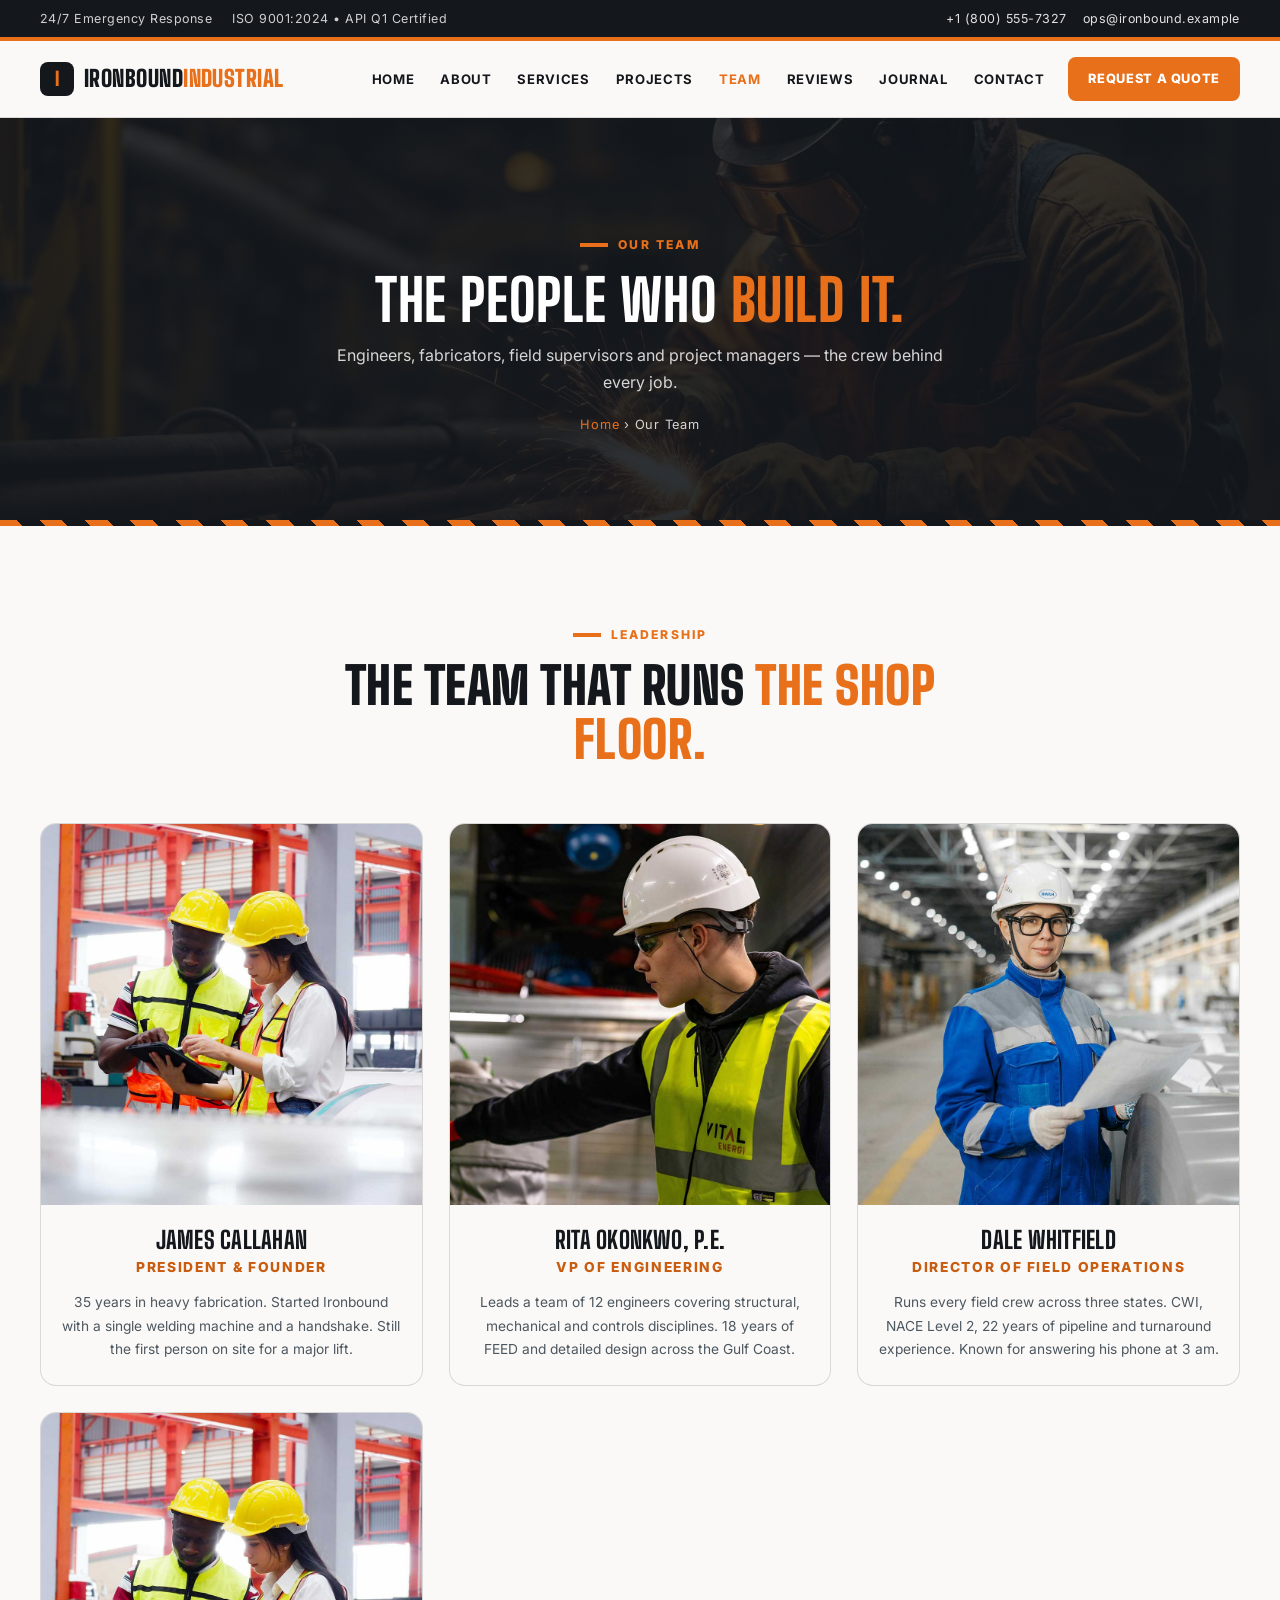
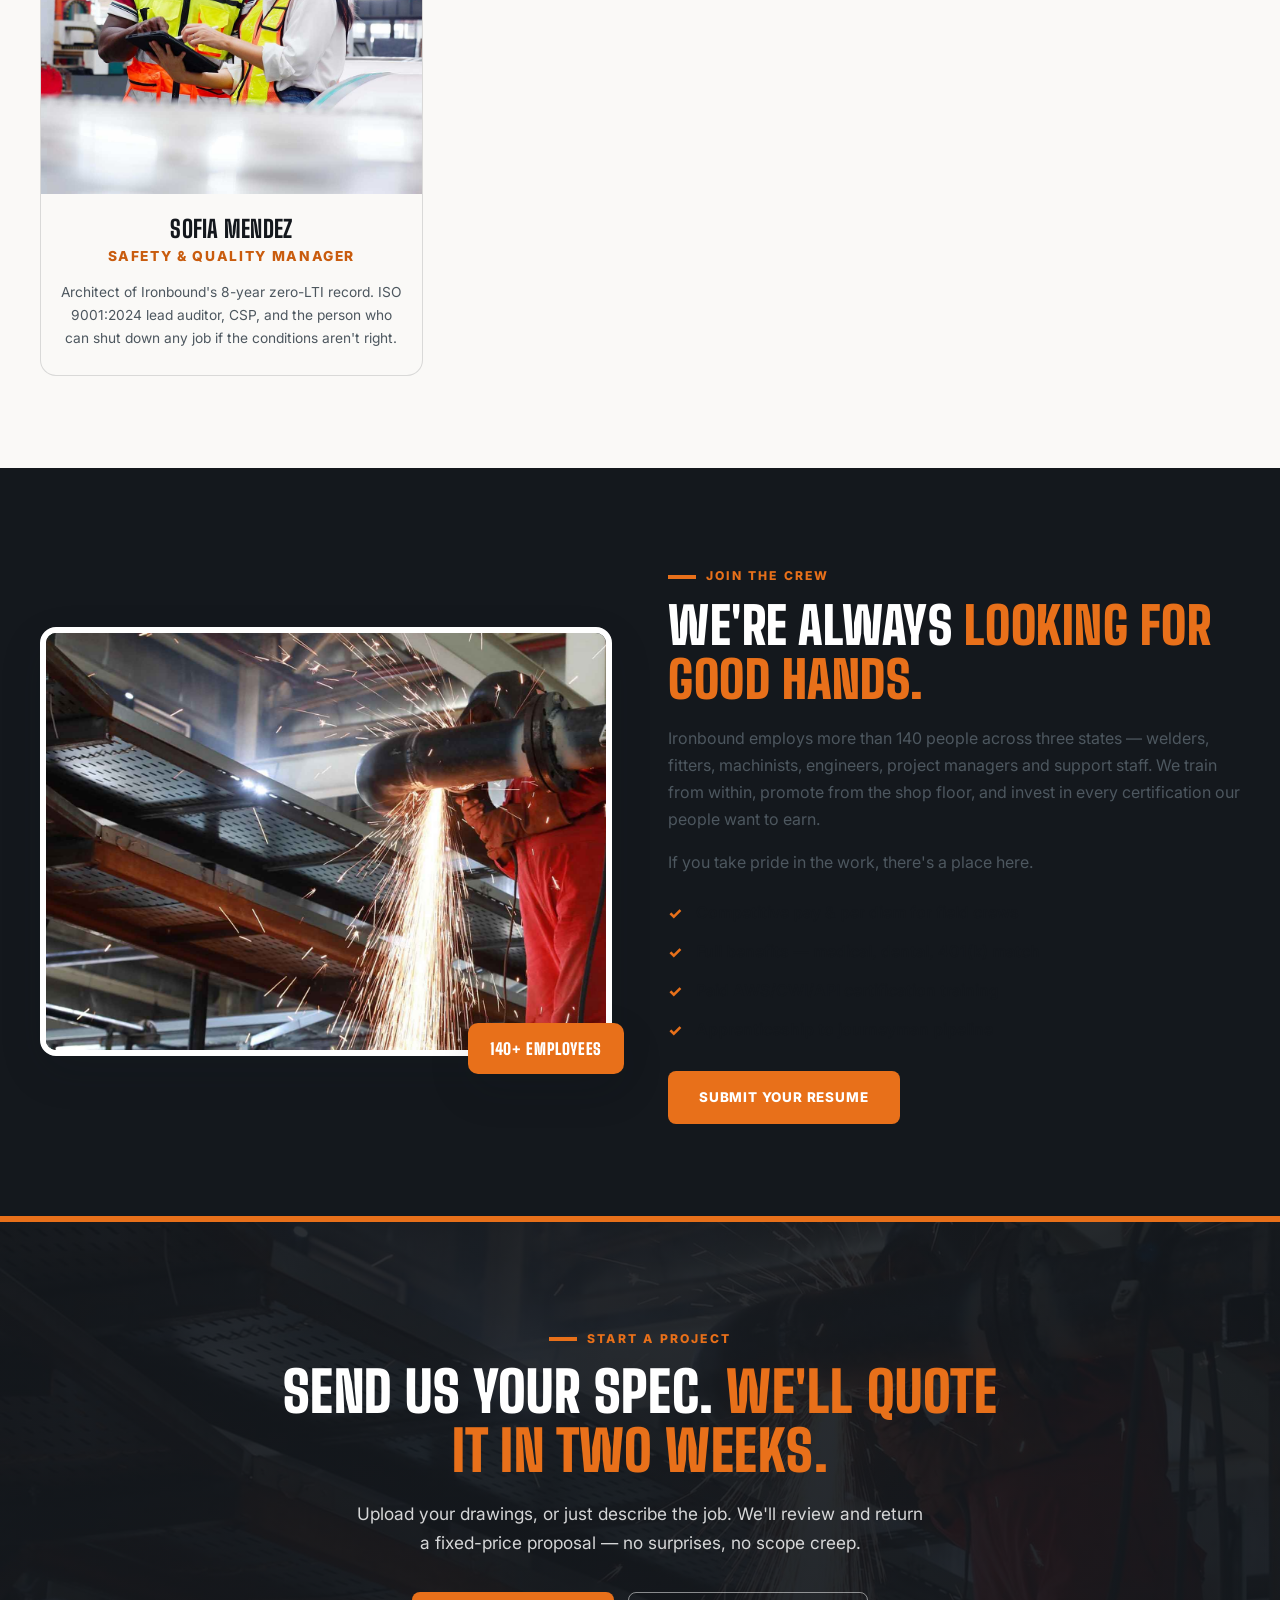
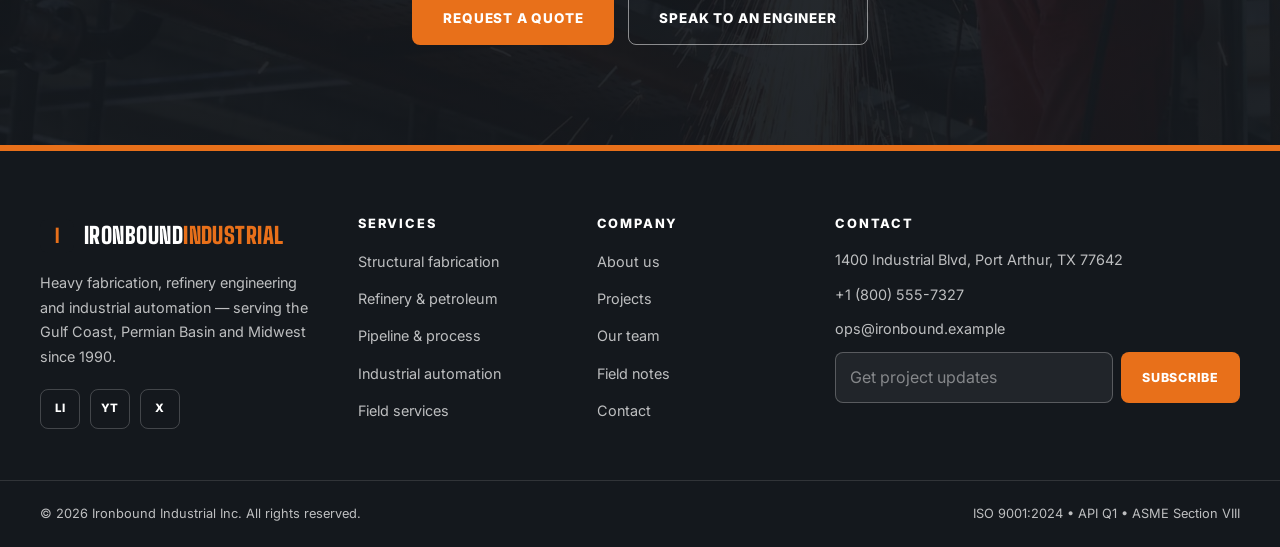
<file: team.html>
<!DOCTYPE html>
<html lang="en">
<head>
  <meta charset="UTF-8">
  <meta name="viewport" content="width=device-width, initial-scale=1.0">
  <title>Our Team — Ironbound Industrial</title>
  <meta name="description" content="Ironbound Industrial's leadership team: 35+ years of heavy fabrication, refinery engineering, field operations and safety management.">
  <link rel="icon" href="data:image/svg+xml,%3Csvg xmlns='http://www.w3.org/2000/svg' viewBox='0 0 64 64'%3E%3Crect width='64' height='64' rx='12' fill='%2314181d'/%3E%3Cpath d='M16 32 L32 16 L48 32 L40 32 L40 48 L24 48 L24 32 Z' fill='%23e8701a'/%3E%3C/svg%3E">
  <link rel="preconnect" href="https://fonts.googleapis.com">
  <link rel="preconnect" href="https://fonts.gstatic.com" crossorigin>
  <link href="https://fonts.googleapis.com/css2?family=Big+Shoulders+Display:wght@600;700;800;900&family=Inter:wght@400;500;600;700;800&display=swap" rel="stylesheet">
  <link rel="stylesheet" href="assets/css/style.css">
</head>
<body>
  <a class="skip-link" href="#main">Skip to content</a>



<div class="topbar">
    <div class="container topbar-inner">
      <p class="topbar-item">24/7 Emergency Response</p>
      <p class="topbar-item topbar-mid">ISO 9001:2024 &bull; API Q1 Certified</p>
      <p class="topbar-item topbar-end">
        <a href="tel:+18005557327">+1 (800) 555-7327</a>
        <a href="mailto:ops@ironbound.example">ops@ironbound.example</a>
      </p>
    </div>
  </div>

  <header class="site-header" id="top">
    <div class="container nav-wrap">
      <a href="index.html" class="brand">
        <span class="brand-mark" aria-hidden="true"></span>
        <span class="brand-text">Ironbound<span>Industrial</span></span>
      </a>
      <button class="nav-toggle" aria-label="Toggle menu" aria-expanded="false" aria-controls="site-nav">&#9776;</button>
      <nav class="nav-links" id="site-nav" aria-label="Primary">
        <a href="index.html" class="nav-link">Home</a>
        <a href="about.html" class="nav-link">About</a>
        <a href="service.html" class="nav-link">Services</a>
        <a href="project.html" class="nav-link">Projects</a>
        <a href="team.html" class="nav-link">Team</a>
        <a href="testimonial.html" class="nav-link">Reviews</a>
        <a href="blog.html" class="nav-link">Journal</a>
        <a href="contact.html" class="nav-link">Contact</a>
        <a href="quote.html" class="nav-cta">Request a Quote</a>
      </nav>
    </div>
  </header>

  <main id="main">
    <section class="page-banner">
      <div class="container">
        <p class="eyebrow">Our Team</p>
        <h1>The people who <em>build it.</em></h1>
        <p>Engineers, fabricators, field supervisors and project managers — the crew behind every job.</p>
        <p class="crumb"><a href="index.html">Home</a> › Our Team</p>
      </div>
    </section>

    <section class="section">
      <div class="container">
        <div class="section-head reveal">
          <p class="eyebrow">Leadership</p>
          <h2 class="section-title">The team that runs <em>the shop floor.</em></h2>
        </div>
        <div class="team-grid">
          <div class="team-card reveal">
            <img src="assets/img/img-1000x1000-1.jpg" alt="James Callahan" loading="lazy">
            <div class="team-body">
              <h3>James Callahan</h3>
              <p class="team-role">President &amp; Founder</p>
              <p>35 years in heavy fabrication. Started Ironbound with a single welding machine and a handshake. Still the first person on site for a major lift.</p>
            </div>
          </div>
          <div class="team-card reveal">
            <img src="assets/img/img-1000x1000-2.jpg" alt="Rita Okonkwo, P.E." loading="lazy">
            <div class="team-body">
              <h3>Rita Okonkwo, P.E.</h3>
              <p class="team-role">VP of Engineering</p>
              <p>Leads a team of 12 engineers covering structural, mechanical and controls disciplines. 18 years of FEED and detailed design across the Gulf Coast.</p>
            </div>
          </div>
          <div class="team-card reveal">
            <img src="assets/img/img-1000x1000-3.jpg" alt="Dale Whitfield" loading="lazy">
            <div class="team-body">
              <h3>Dale Whitfield</h3>
              <p class="team-role">Director of Field Operations</p>
              <p>Runs every field crew across three states. CWI, NACE Level 2, 22 years of pipeline and turnaround experience. Known for answering his phone at 3 am.</p>
            </div>
          </div>
          <div class="team-card reveal">
            <img src="assets/img/img-1000x1000-1.jpg" alt="Sofia Mendez" loading="lazy">
            <div class="team-body">
              <h3>Sofia Mendez</h3>
              <p class="team-role">Safety &amp; Quality Manager</p>
              <p>Architect of Ironbound's 8-year zero-LTI record. ISO 9001:2024 lead auditor, CSP, and the person who can shut down any job if the conditions aren't right.</p>
            </div>
          </div>
        </div>
      </div>
    </section>

    <section class="section section-dark">
      <div class="container">
        <div class="split">
          <div class="split-media reveal">
            <img src="assets/img/img-1920x1080-2.jpg" alt="Ironbound shop floor team" loading="lazy">
            <div class="exp-badge">140+ employees</div>
          </div>
          <div class="split-copy reveal">
            <p class="eyebrow">Join the crew</p>
            <h2 class="section-title">We're always <em>looking for good hands.</em></h2>
            <p>Ironbound employs more than 140 people across three states — welders, fitters, machinists, engineers, project managers and support staff. We train from within, promote from the shop floor, and invest in every certification our people want to earn.</p>
            <p>If you take pride in the work, there's a place here.</p>
            <ul class="check-list">
              <li class="check-item">Competitive pay &amp; per diem for field crews</li>
              <li class="check-item">Full benefits — medical, dental, 401(k) match</li>
              <li class="check-item">Paid AWS/CWI/API certification training</li>
              <li class="check-item">Apprenticeship to journeyman pipeline</li>
            </ul>
            <a href="contact.html" class="btn btn-primary">Submit your resume</a>
          </div>
        </div>
      </div>
    </section>

    <section class="cta-section">
      <div class="container cta-inner reveal">
        <p class="eyebrow">Start a project</p>
        <h2 class="cta-title">Send us your spec. <em>We'll quote it in two weeks.</em></h2>
        <p class="cta-sub">Upload your drawings, or just describe the job. We'll review and return a fixed-price proposal — no surprises, no scope creep.</p>
        <div class="cta-actions">
          <a href="quote.html" class="btn btn-primary">Request a quote</a>
          <a href="contact.html" class="btn btn-ghost-dark">Speak to an engineer</a>
        </div>
      </div>
    </section>
  </main>
<footer class="site-footer">
    <div class="container footer-grid">
      <div class="footer-col">
        <a href="index.html" class="brand footer-brand">
          <span class="brand-mark" aria-hidden="true"></span>
          <span class="brand-text">Ironbound<span>Industrial</span></span>
        </a>
        <p>Heavy fabrication, refinery engineering and industrial automation — serving the Gulf Coast, Permian Basin and Midwest since 1990.</p>
        <div class="footer-social">
          <a href="https://linkedin.com" target="_blank" rel="noopener" aria-label="LinkedIn">LI</a>
          <a href="https://youtube.com" target="_blank" rel="noopener" aria-label="YouTube">YT</a>
          <a href="https://twitter.com" target="_blank" rel="noopener" aria-label="Twitter">X</a>
        </div>
      </div>
      <div class="footer-col">
        <h3>Services</h3>
        <ul class="footer-links">
          <li><a href="service.html">Structural fabrication</a></li>
          <li><a href="service.html">Refinery &amp; petroleum</a></li>
          <li><a href="service.html">Pipeline &amp; process</a></li>
          <li><a href="service.html">Industrial automation</a></li>
          <li><a href="service.html">Field services</a></li>
        </ul>
      </div>
      <div class="footer-col">
        <h3>Company</h3>
        <ul class="footer-links">
          <li><a href="about.html">About us</a></li>
          <li><a href="project.html">Projects</a></li>
          <li><a href="team.html">Our team</a></li>
          <li><a href="blog.html">Field notes</a></li>
          <li><a href="contact.html">Contact</a></li>
        </ul>
      </div>
      <div class="footer-col">
        <h3>Contact</h3>
        <ul class="footer-links footer-contact">
          <li>1400 Industrial Blvd, Port Arthur, TX 77642</li>
          <li><a href="tel:+18005557327">+1 (800) 555-7327</a></li>
          <li><a href="mailto:ops@ironbound.example">ops@ironbound.example</a></li>
        </ul>
        <form class="newsletter" data-form novalidate>
          <label for="nl-email" class="sr-only">Email for project updates</label>
          <input id="nl-email" type="email" name="email" placeholder="Get project updates" required>
          <button type="submit" class="btn btn-primary btn-sm">Subscribe</button>
          <p class="form-msg form-ok">You're in — quarterly project digest, no spam.</p>
          <p class="form-msg form-err">Please enter a valid email address.</p>
        </form>
      </div>
    </div>
    <div class="footer-bottom">
      <div class="container">
        <p>© <span data-year>2026</span> Ironbound Industrial Inc. All rights reserved.</p>
        <p>ISO 9001:2024 &bull; API Q1 &bull; ASME Section VIII</p>
      </div>
    </div>
  </footer>

  <button class="back-to-top" aria-label="Back to top">&#8593;</button>
  <script src="assets/js/main.js"></script>
</body>
</html>
</file>
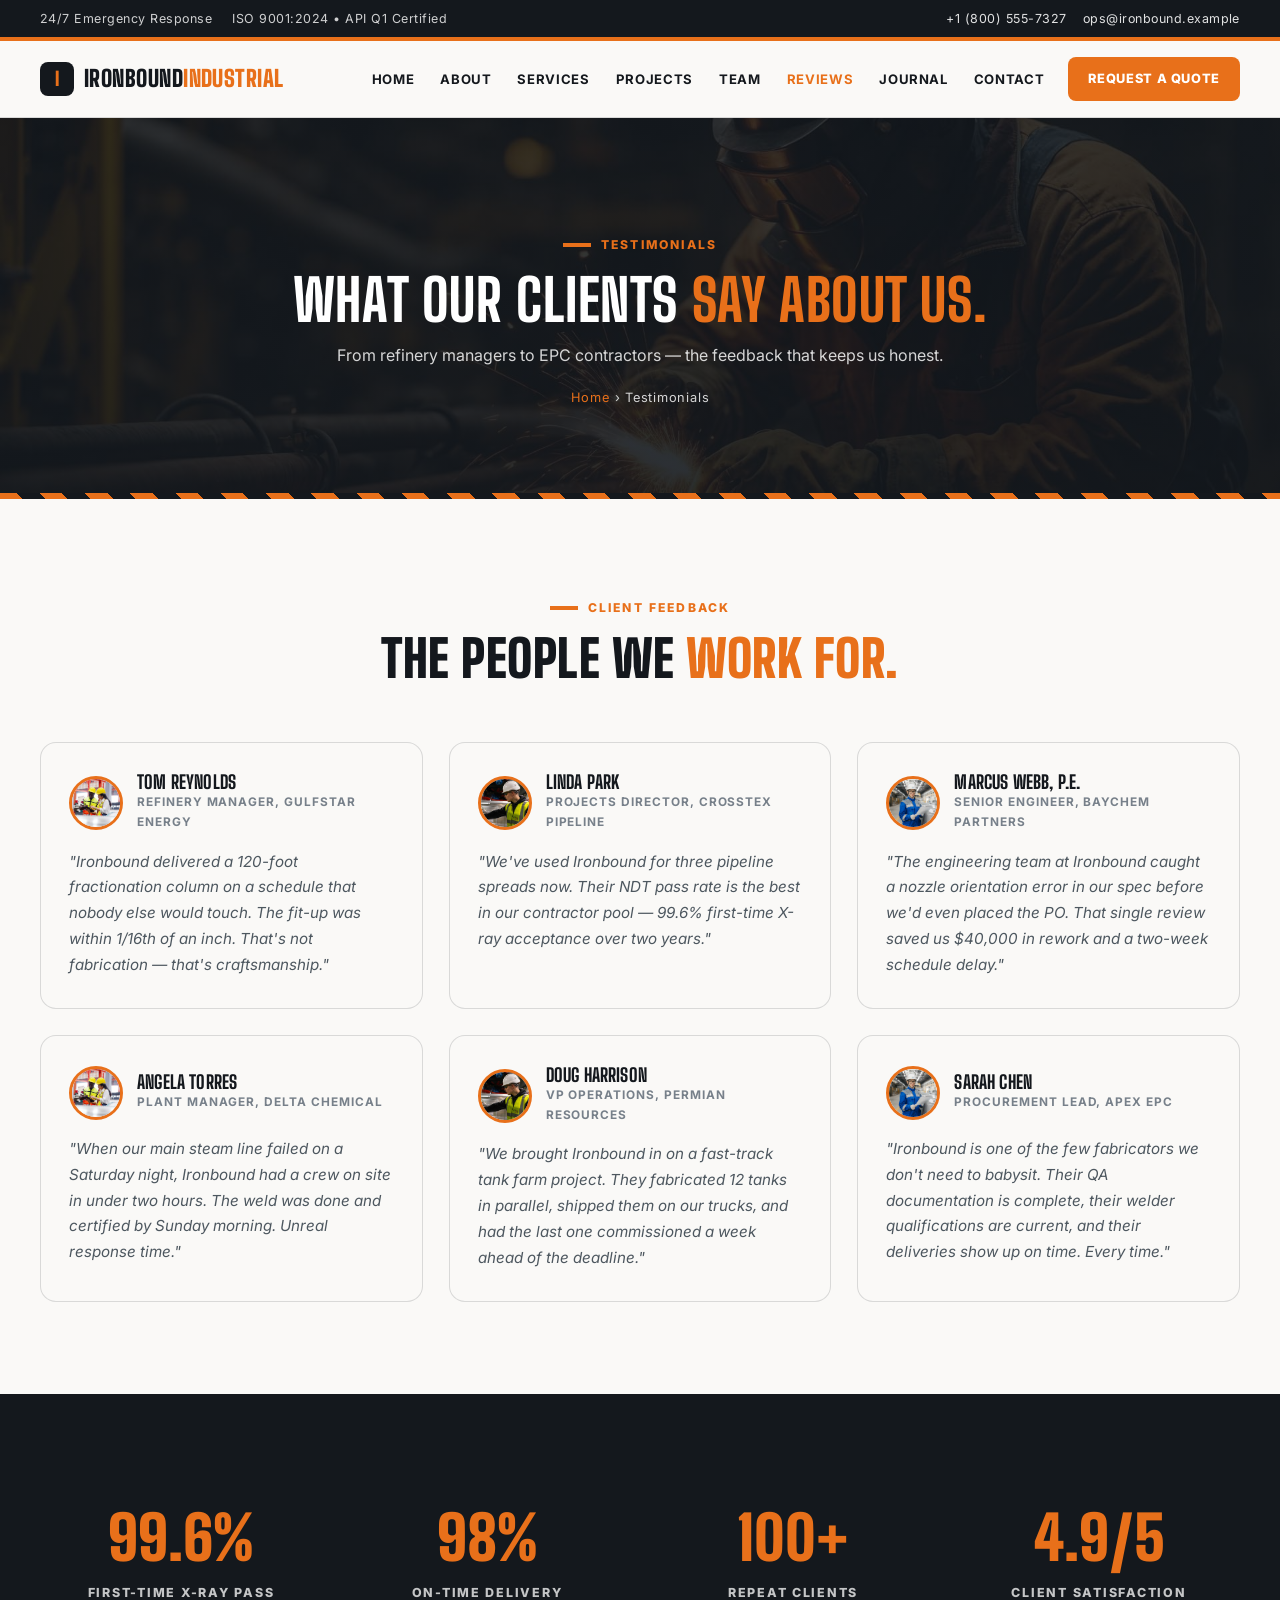
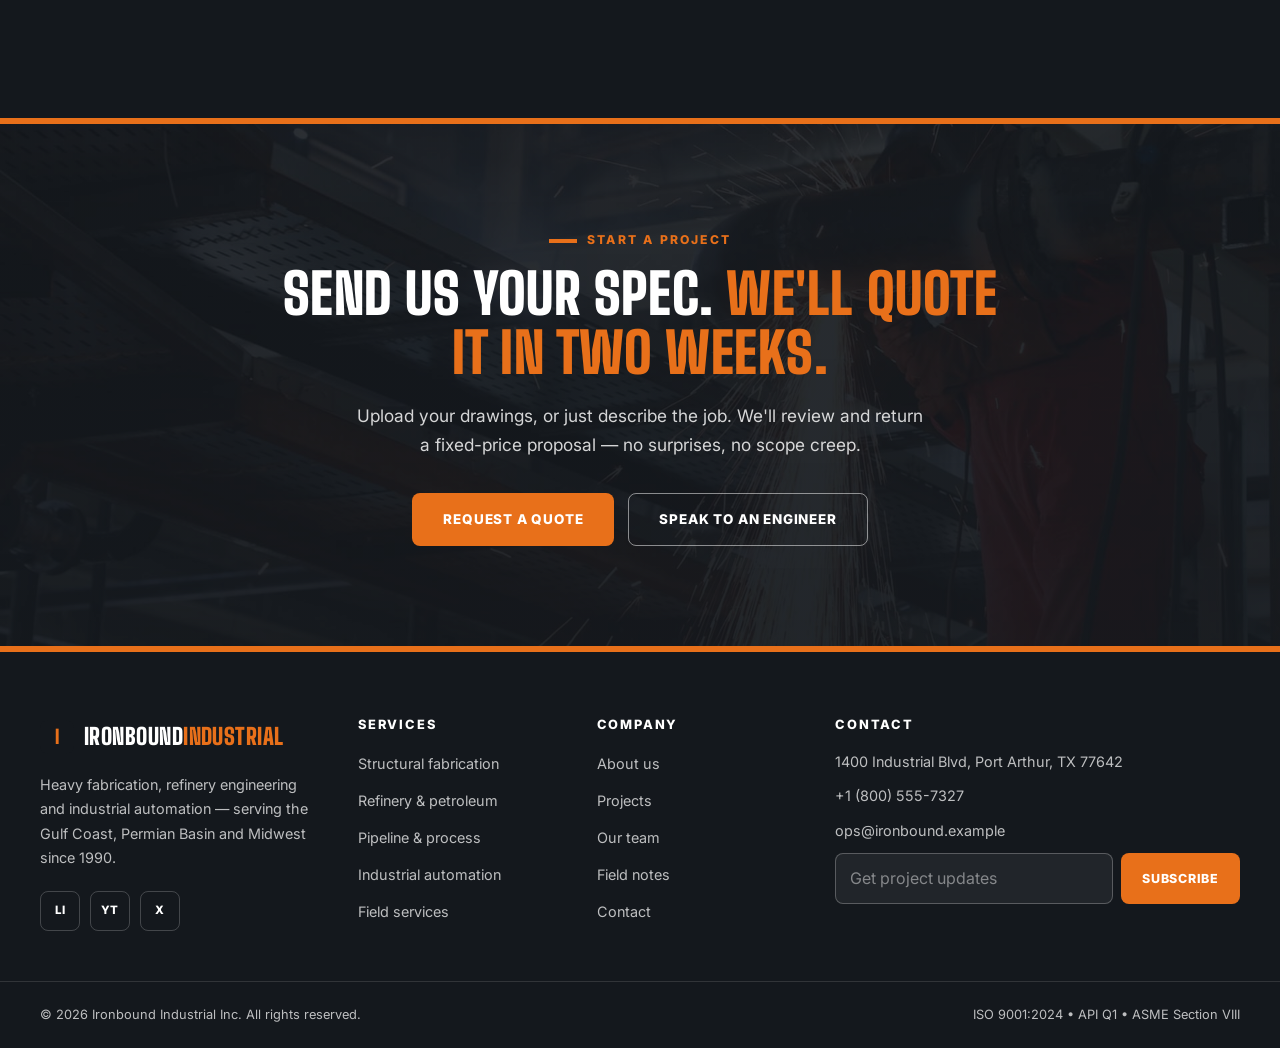
<file: testimonial.html>
<!DOCTYPE html>
<html lang="en">
<head>
  <meta charset="UTF-8">
  <meta name="viewport" content="width=device-width, initial-scale=1.0">
  <title>Testimonials — Ironbound Industrial</title>
  <meta name="description" content="What our clients say about Ironbound Industrial: 99.6% first-time X-ray pass rate, 98% on-time delivery, 100+ repeat clients over 35 years.">
  <link rel="icon" href="data:image/svg+xml,%3Csvg xmlns='http://www.w3.org/2000/svg' viewBox='0 0 64 64'%3E%3Crect width='64' height='64' rx='12' fill='%2314181d'/%3E%3Cpath d='M16 32 L32 16 L48 32 L40 32 L40 48 L24 48 L24 32 Z' fill='%23e8701a'/%3E%3C/svg%3E">
  <link rel="preconnect" href="https://fonts.googleapis.com">
  <link rel="preconnect" href="https://fonts.gstatic.com" crossorigin>
  <link href="https://fonts.googleapis.com/css2?family=Big+Shoulders+Display:wght@600;700;800;900&family=Inter:wght@400;500;600;700;800&display=swap" rel="stylesheet">
  <link rel="stylesheet" href="assets/css/style.css">
</head>
<body>
  <a class="skip-link" href="#main">Skip to content</a>



<div class="topbar">
    <div class="container topbar-inner">
      <p class="topbar-item">24/7 Emergency Response</p>
      <p class="topbar-item topbar-mid">ISO 9001:2024 &bull; API Q1 Certified</p>
      <p class="topbar-item topbar-end">
        <a href="tel:+18005557327">+1 (800) 555-7327</a>
        <a href="mailto:ops@ironbound.example">ops@ironbound.example</a>
      </p>
    </div>
  </div>

  <header class="site-header" id="top">
    <div class="container nav-wrap">
      <a href="index.html" class="brand">
        <span class="brand-mark" aria-hidden="true"></span>
        <span class="brand-text">Ironbound<span>Industrial</span></span>
      </a>
      <button class="nav-toggle" aria-label="Toggle menu" aria-expanded="false" aria-controls="site-nav">&#9776;</button>
      <nav class="nav-links" id="site-nav" aria-label="Primary">
        <a href="index.html" class="nav-link">Home</a>
        <a href="about.html" class="nav-link">About</a>
        <a href="service.html" class="nav-link">Services</a>
        <a href="project.html" class="nav-link">Projects</a>
        <a href="team.html" class="nav-link">Team</a>
        <a href="testimonial.html" class="nav-link">Reviews</a>
        <a href="blog.html" class="nav-link">Journal</a>
        <a href="contact.html" class="nav-link">Contact</a>
        <a href="quote.html" class="nav-cta">Request a Quote</a>
      </nav>
    </div>
  </header>

  <main id="main">
    <section class="page-banner">
      <div class="container">
        <p class="eyebrow">Testimonials</p>
        <h1>What our clients <em>say about us.</em></h1>
        <p>From refinery managers to EPC contractors — the feedback that keeps us honest.</p>
        <p class="crumb"><a href="index.html">Home</a> › Testimonials</p>
      </div>
    </section>

    <section class="section">
      <div class="container">
        <div class="section-head reveal">
          <p class="eyebrow">Client feedback</p>
          <h2 class="section-title">The people we <em>work for.</em></h2>
        </div>
        <div class="tst-grid">
          <div class="tst-card reveal">
            <div class="tst-head">
              <img src="assets/img/img-1000x1000-1.jpg" alt="Tom Reynolds" class="tst-avatar" loading="lazy">
              <div>
                <h3>Tom Reynolds</h3>
                <p class="tst-role">Refinery Manager, GulfStar Energy</p>
              </div>
            </div>
            <p>"Ironbound delivered a 120-foot fractionation column on a schedule that nobody else would touch. The fit-up was within 1/16th of an inch. That's not fabrication — that's craftsmanship."</p>
          </div>
          <div class="tst-card reveal">
            <div class="tst-head">
              <img src="assets/img/img-1000x1000-2.jpg" alt="Linda Park" class="tst-avatar" loading="lazy">
              <div>
                <h3>Linda Park</h3>
                <p class="tst-role">Projects Director, Crosstex Pipeline</p>
              </div>
            </div>
            <p>"We've used Ironbound for three pipeline spreads now. Their NDT pass rate is the best in our contractor pool — 99.6% first-time X-ray acceptance over two years."</p>
          </div>
          <div class="tst-card reveal">
            <div class="tst-head">
              <img src="assets/img/img-1000x1000-3.jpg" alt="Marcus Webb" class="tst-avatar" loading="lazy">
              <div>
                <h3>Marcus Webb, P.E.</h3>
                <p class="tst-role">Senior Engineer, BayChem Partners</p>
              </div>
            </div>
            <p>"The engineering team at Ironbound caught a nozzle orientation error in our spec before we'd even placed the PO. That single review saved us $40,000 in rework and a two-week schedule delay."</p>
          </div>
          <div class="tst-card reveal">
            <div class="tst-head">
              <img src="assets/img/img-1000x1000-1.jpg" alt="Angela Torres" class="tst-avatar" loading="lazy">
              <div>
                <h3>Angela Torres</h3>
                <p class="tst-role">Plant Manager, Delta Chemical</p>
              </div>
            </div>
            <p>"When our main steam line failed on a Saturday night, Ironbound had a crew on site in under two hours. The weld was done and certified by Sunday morning. Unreal response time."</p>
          </div>
          <div class="tst-card reveal">
            <div class="tst-head">
              <img src="assets/img/img-1000x1000-2.jpg" alt="Doug Harrison" class="tst-avatar" loading="lazy">
              <div>
                <h3>Doug Harrison</h3>
                <p class="tst-role">VP Operations, Permian Resources</p>
              </div>
            </div>
            <p>"We brought Ironbound in on a fast-track tank farm project. They fabricated 12 tanks in parallel, shipped them on our trucks, and had the last one commissioned a week ahead of the deadline."</p>
          </div>
          <div class="tst-card reveal">
            <div class="tst-head">
              <img src="assets/img/img-1000x1000-3.jpg" alt="Sarah Chen" class="tst-avatar" loading="lazy">
              <div>
                <h3>Sarah Chen</h3>
                <p class="tst-role">Procurement Lead, Apex EPC</p>
              </div>
            </div>
            <p>"Ironbound is one of the few fabricators we don't need to babysit. Their QA documentation is complete, their welder qualifications are current, and their deliveries show up on time. Every time."</p>
          </div>
        </div>
      </div>
    </section>

    <section class="section section-dark">
      <div class="container">
        <div class="stat-band">
          <div class="stat-item reveal"><span class="stat-num">99.6%</span><span class="stat-label">First-time X-ray pass</span></div>
          <div class="stat-item reveal"><span class="stat-num">98%</span><span class="stat-label">On-time delivery</span></div>
          <div class="stat-item reveal"><span class="stat-num">100+</span><span class="stat-label">Repeat clients</span></div>
          <div class="stat-item reveal"><span class="stat-num">4.9/5</span><span class="stat-label">Client satisfaction</span></div>
        </div>
      </div>
    </section>

    <section class="cta-section">
      <div class="container cta-inner reveal">
        <p class="eyebrow">Start a project</p>
        <h2 class="cta-title">Send us your spec. <em>We'll quote it in two weeks.</em></h2>
        <p class="cta-sub">Upload your drawings, or just describe the job. We'll review and return a fixed-price proposal — no surprises, no scope creep.</p>
        <div class="cta-actions">
          <a href="quote.html" class="btn btn-primary">Request a quote</a>
          <a href="contact.html" class="btn btn-ghost-dark">Speak to an engineer</a>
        </div>
      </div>
    </section>
  </main>
<footer class="site-footer">
    <div class="container footer-grid">
      <div class="footer-col">
        <a href="index.html" class="brand footer-brand">
          <span class="brand-mark" aria-hidden="true"></span>
          <span class="brand-text">Ironbound<span>Industrial</span></span>
        </a>
        <p>Heavy fabrication, refinery engineering and industrial automation — serving the Gulf Coast, Permian Basin and Midwest since 1990.</p>
        <div class="footer-social">
          <a href="https://linkedin.com" target="_blank" rel="noopener" aria-label="LinkedIn">LI</a>
          <a href="https://youtube.com" target="_blank" rel="noopener" aria-label="YouTube">YT</a>
          <a href="https://twitter.com" target="_blank" rel="noopener" aria-label="Twitter">X</a>
        </div>
      </div>
      <div class="footer-col">
        <h3>Services</h3>
        <ul class="footer-links">
          <li><a href="service.html">Structural fabrication</a></li>
          <li><a href="service.html">Refinery &amp; petroleum</a></li>
          <li><a href="service.html">Pipeline &amp; process</a></li>
          <li><a href="service.html">Industrial automation</a></li>
          <li><a href="service.html">Field services</a></li>
        </ul>
      </div>
      <div class="footer-col">
        <h3>Company</h3>
        <ul class="footer-links">
          <li><a href="about.html">About us</a></li>
          <li><a href="project.html">Projects</a></li>
          <li><a href="team.html">Our team</a></li>
          <li><a href="blog.html">Field notes</a></li>
          <li><a href="contact.html">Contact</a></li>
        </ul>
      </div>
      <div class="footer-col">
        <h3>Contact</h3>
        <ul class="footer-links footer-contact">
          <li>1400 Industrial Blvd, Port Arthur, TX 77642</li>
          <li><a href="tel:+18005557327">+1 (800) 555-7327</a></li>
          <li><a href="mailto:ops@ironbound.example">ops@ironbound.example</a></li>
        </ul>
        <form class="newsletter" data-form novalidate>
          <label for="nl-email" class="sr-only">Email for project updates</label>
          <input id="nl-email" type="email" name="email" placeholder="Get project updates" required>
          <button type="submit" class="btn btn-primary btn-sm">Subscribe</button>
          <p class="form-msg form-ok">You're in — quarterly project digest, no spam.</p>
          <p class="form-msg form-err">Please enter a valid email address.</p>
        </form>
      </div>
    </div>
    <div class="footer-bottom">
      <div class="container">
        <p>© <span data-year>2026</span> Ironbound Industrial Inc. All rights reserved.</p>
        <p>ISO 9001:2024 &bull; API Q1 &bull; ASME Section VIII</p>
      </div>
    </div>
  </footer>

  <button class="back-to-top" aria-label="Back to top">&#8593;</button>
  <script src="assets/js/main.js"></script>
</body>
</html>
</file>
<file: assets/css/style.css>
/* ==========================================================================
   IRONBOUND INDUSTRIAL — Engineering & Fabrication
   Design system: charcoal graphite + safety amber + concrete + steel
   Display: Big Shoulders Display  ·  Body: Inter
   ========================================================================== */

:root {
  /* Color */
  --clr-ink: #14181d;
  --clr-graphite: #1e262e;
  --clr-graphite-2: #27303a;
  --clr-amber: #e8701a;
  --clr-amber-deep: #c95c0e;
  --clr-concrete: #f0eeeb;
  --clr-cream: #faf9f7;
  --clr-steel: #b8bec4;
  --clr-text: #4d575f;
  --clr-text-soft: #77808a;
  --clr-line: rgba(20, 24, 29, 0.14);

  /* Type */
  --font-display: "Big Shoulders Display", "Arial Narrow", sans-serif;
  --font-body: "Inter", -apple-system, "Segoe UI", sans-serif;

  /* Shape & motion */
  --radius: 10px;
  --radius-lg: 16px;
  --shadow: 0 16px 44px rgba(20, 24, 29, 0.12);
  --shadow-lg: 0 28px 64px rgba(20, 24, 29, 0.2);
  --transition: 0.3s ease;

  /* Layout */
  --container: 1200px;
  --nav-h: 76px;
}

/* Hazard stripes */
.hazard {
  background-image: repeating-linear-gradient(45deg, var(--clr-amber) 0 14px, var(--clr-ink) 14px 28px);
}

/* ---------- Reset & base ---------- */
*,
*::before,
*::after { box-sizing: border-box; margin: 0; padding: 0; }

html { scroll-behavior: smooth; -webkit-text-size-adjust: 100%; }

body {
  font-family: var(--font-body);
  font-size: 1rem;
  line-height: 1.7;
  color: var(--clr-text);
  background: var(--clr-cream);
  overflow-x: hidden;
}

img { display: block; max-width: 100%; height: auto; }
a { color: inherit; text-decoration: none; }
ul { list-style: none; }
button, input, select, textarea { font: inherit; color: inherit; }
button { cursor: pointer; background: none; border: 0; }

h1, h2, h3, h4 {
  font-family: var(--font-display);
  font-weight: 800;
  color: var(--clr-ink);
  line-height: 1.05;
  letter-spacing: 0.01em;
  text-transform: uppercase;
}

em { font-style: normal; color: var(--clr-amber); }

.container {
  width: min(var(--container), 100% - 2 * 24px);
  margin-inline: auto;
}

.sr-only {
  position: absolute;
  width: 1px; height: 1px;
  padding: 0; margin: -1px;
  overflow: hidden;
  clip: rect(0 0 0 0);
  white-space: nowrap;
  border: 0;
}

.skip-link {
  position: absolute;
  left: -999px;
  top: 8px;
  background: var(--clr-amber);
  color: #fff;
  padding: 10px 18px;
  border-radius: 8px;
  z-index: 2000;
  font-weight: 700;
}
.skip-link:focus { left: 8px; }

/* ---------- Topbar ---------- */
.topbar {
  background: var(--clr-ink);
  color: rgba(255, 255, 255, 0.8);
  font-size: 0.78rem;
  letter-spacing: 0.04em;
  border-bottom: 4px solid var(--clr-amber);
}
.topbar-inner {
  display: flex;
  align-items: center;
  gap: 20px;
  padding: 8px 0;
}
.topbar-item { display: inline-flex; align-items: center; gap: 7px; }
.topbar-item a { color: rgba(255, 255, 255, 0.88); }
.topbar-item a:hover { color: var(--clr-amber); }
.topbar-end { margin-left: auto; display: inline-flex; gap: 16px; }

/* ---------- Header / nav ---------- */
.site-header {
  position: sticky;
  top: 0;
  z-index: 1000;
  background: rgba(250, 249, 247, 0.94);
  backdrop-filter: blur(10px);
  border-bottom: 1px solid var(--clr-line);
}
.nav-wrap {
  display: flex;
  align-items: center;
  gap: 28px;
  min-height: var(--nav-h);
}
.brand {
  display: inline-flex;
  align-items: center;
  gap: 10px;
  font-family: var(--font-display);
  font-size: 1.42rem;
  font-weight: 900;
  color: var(--clr-ink);
  text-transform: uppercase;
  letter-spacing: 0.02em;
  white-space: nowrap;
}
.brand-mark {
  width: 34px;
  height: 34px;
  position: relative;
  background: var(--clr-ink);
  border-radius: 8px;
  flex-shrink: 0;
}
.brand-mark::before {
  content: "I";
  position: absolute;
  inset: 0;
  display: grid;
  place-items: center;
  font-family: var(--font-display);
  font-weight: 900;
  font-size: 1.2rem;
  color: var(--clr-amber);
}
.brand-text span { color: var(--clr-amber); }
.nav-links {
  display: flex;
  align-items: center;
  gap: 2px;
  margin-left: auto;
}
.nav-link {
  padding: 8px 12px;
  font-size: 0.82rem;
  font-weight: 700;
  text-transform: uppercase;
  letter-spacing: 0.05em;
  color: var(--clr-ink);
  border-radius: 8px;
  transition: color var(--transition), background var(--transition);
}
.nav-link:hover { color: var(--clr-amber); background: rgba(232, 112, 26, 0.08); }
.nav-link.active { color: var(--clr-amber); }
.nav-cta {
  margin-left: 10px;
  padding: 11px 20px;
  background: var(--clr-amber);
  color: #fff;
  font-size: 0.8rem;
  font-weight: 800;
  text-transform: uppercase;
  letter-spacing: 0.05em;
  border-radius: 8px;
  transition: background var(--transition), transform var(--transition);
}
.nav-cta:hover { background: var(--clr-amber-deep); transform: translateY(-1px); }

.nav-toggle {
  display: none;
  margin-left: auto;
  font-size: 1.6rem;
  line-height: 1;
  color: var(--clr-ink);
  width: 44px;
  height: 44px;
  border-radius: 8px;
  border: 1px solid var(--clr-line);
}

/* ---------- Buttons ---------- */
.btn {
  display: inline-flex;
  align-items: center;
  justify-content: center;
  gap: 8px;
  padding: 14px 30px;
  font-size: 0.84rem;
  font-weight: 800;
  text-transform: uppercase;
  letter-spacing: 0.06em;
  border-radius: 8px;
  border: 1.5px solid transparent;
  transition: transform var(--transition), background var(--transition), color var(--transition), box-shadow var(--transition);
}
.btn:hover { transform: translateY(-2px); }
.btn:focus-visible { outline: 3px solid var(--clr-amber); outline-offset: 2px; }

.btn-primary { background: var(--clr-amber); color: #fff; }
.btn-primary:hover { background: var(--clr-amber-deep); box-shadow: 0 12px 28px rgba(232, 112, 26, 0.4); }

.btn-ghost { background: transparent; color: #fff; border-color: rgba(255, 255, 255, 0.55); }
.btn-ghost:hover { border-color: #fff; background: rgba(255, 255, 255, 0.1); }

.btn-outline { background: transparent; color: var(--clr-ink); border-color: var(--clr-ink); }
.btn-outline:hover { background: var(--clr-ink); color: #fff; }

.btn-ghost-dark { background: transparent; color: #fff; border-color: rgba(255, 255, 255, 0.5); }
.btn-ghost-dark:hover { border-color: #fff; background: rgba(255, 255, 255, 0.08); }

.btn-sm { padding: 11px 20px; font-size: 0.78rem; }

/* ---------- Hero ---------- */
.hero {
  position: relative;
  min-height: 620px;
  display: flex;
  flex-direction: column;
  justify-content: center;
  color: #fff;
  overflow: hidden;
}
.hero-bg { position: absolute; inset: 0; z-index: -2; }
.hero-bg img {
  position: absolute;
  inset: 0;
  width: 100%;
  height: 100%;
  object-fit: cover;
  opacity: 0;
  transition: opacity 1.2s ease;
}
.hero-bg img.active { opacity: 1; }
.hero-shade {
  position: absolute;
  inset: 0;
  z-index: -1;
  background: linear-gradient(180deg, rgba(20, 24, 29, 0.78) 0%, rgba(20, 24, 29, 0.55) 50%, rgba(20, 24, 29, 0.88) 100%);
}
.hero-inner {
  padding: 120px 0 170px;
  max-width: 760px;
}
.hero-eyebrow {
  display: inline-flex;
  align-items: center;
  gap: 10px;
  font-size: 0.78rem;
  font-weight: 800;
  text-transform: uppercase;
  letter-spacing: 0.18em;
  color: #fff;
  margin-bottom: 22px;
}
.hero-eyebrow::before {
  content: "";
  width: 36px;
  height: 4px;
  background: var(--clr-amber);
}
.hero-title {
  font-size: clamp(2.6rem, 6vw, 4.6rem);
  font-weight: 900;
  color: #fff;
  margin-bottom: 20px;
}
.hero-title em { color: var(--clr-amber); }
.hero-sub {
  font-size: clamp(1rem, 1.8vw, 1.18rem);
  color: rgba(255, 255, 255, 0.9);
  max-width: 560px;
  margin-bottom: 32px;
}
.hero-actions { display: flex; gap: 14px; flex-wrap: wrap; }

/* --- Job ticket (overlaps hero bottom) --- */
.job-ticket-wrap {
  position: relative;
  margin-top: -64px;
  z-index: 5;
  padding-bottom: 60px;
}
.job-ticket {
  background: var(--clr-cream);
  border: 1px solid var(--clr-line);
  border-left: 6px solid var(--clr-amber);
  border-radius: var(--radius-lg);
  box-shadow: var(--shadow-lg);
  overflow: hidden;
}
.jt-head {
  display: flex;
  justify-content: space-between;
  align-items: center;
  gap: 14px;
  padding: 14px 24px;
  background: var(--clr-ink);
  color: #fff;
  font-size: 0.8rem;
  font-weight: 700;
  text-transform: uppercase;
  letter-spacing: 0.08em;
}
.jt-ref { color: rgba(255, 255, 255, 0.8); }
.jt-status em { color: var(--clr-amber); font-style: normal; }
.jt-body {
  display: grid;
  grid-template-columns: repeat(4, 1fr);
  gap: 20px;
  padding: 24px;
}
.jt-label {
  display: block;
  font-size: 0.7rem;
  font-weight: 800;
  text-transform: uppercase;
  letter-spacing: 0.12em;
  color: var(--clr-text-soft);
  margin-bottom: 4px;
}
.jt-value {
  font-family: var(--font-display);
  font-size: 1.15rem;
  font-weight: 800;
  text-transform: uppercase;
  color: var(--clr-ink);
}
.jt-field {
  display: flex;
  flex-direction: column;
  justify-content: center;
  gap: 2px;
  padding: 14px 18px;
  background: var(--clr-concrete);
  border: 1px solid var(--clr-line);
  border-radius: var(--radius);
}
.jt-foot {
  display: flex;
  gap: 12px;
  padding: 0 24px 22px;
  flex-wrap: wrap;
}

/* ---------- Certification strip ---------- */
.cert-strip {
  background: var(--clr-concrete);
  border-bottom: 1px solid var(--clr-line);
}
.cert-strip .container {
  display: flex;
  flex-wrap: wrap;
  gap: 10px;
  justify-content: center;
  padding: 20px 0;
}
.cert-badge {
  font-size: 0.72rem;
  font-weight: 800;
  text-transform: uppercase;
  letter-spacing: 0.1em;
  color: var(--clr-ink);
  background: #fff;
  border: 1px solid var(--clr-line);
  border-radius: 999px;
  padding: 7px 16px;
}

/* ---------- Sections ---------- */
.section { padding: 92px 0; }
.section-concrete { background: var(--clr-concrete); }
.section-dark { background: var(--clr-ink); }

.section-head { text-align: center; max-width: 700px; margin: 0 auto 56px; }
.section-head.light * { color: #fff; }
.section-head.light .section-sub { color: rgba(255, 255, 255, 0.7); }
.section-head.light .eyebrow { color: var(--clr-amber); }

.eyebrow {
  display: inline-flex;
  align-items: center;
  gap: 10px;
  font-size: 0.76rem;
  font-weight: 800;
  text-transform: uppercase;
  letter-spacing: 0.18em;
  color: var(--clr-amber);
  margin-bottom: 14px;
}
.eyebrow::before {
  content: "";
  width: 28px;
  height: 4px;
  background: var(--clr-amber);
}
.section-title {
  font-size: clamp(2.1rem, 4.2vw, 3.2rem);
  font-weight: 900;
  color: var(--clr-ink);
  margin-bottom: 16px;
  line-height: 1.05;
}
.section-dark .section-title { color: #fff; }
.section-title em { color: var(--clr-amber); }
.section-sub {
  color: var(--clr-text-soft);
  font-size: 1.05rem;
  max-width: 620px;
  margin-inline: auto;
}

.section-cta { text-align: center; margin-top: 50px; }

/* ---------- Spec grid (services) ---------- */
.spec-grid {
  display: grid;
  grid-template-columns: repeat(3, 1fr);
  gap: 26px;
}
.spec-card {
  position: relative;
  background: var(--clr-cream);
  border: 1px solid var(--clr-line);
  border-top: 4px solid var(--clr-ink);
  border-radius: var(--radius-lg);
  padding: 30px 26px 26px;
  transition: transform var(--transition), box-shadow var(--transition), border-color var(--transition);
}
.spec-card:hover {
  transform: translateY(-5px);
  box-shadow: var(--shadow-lg);
  border-top-color: var(--clr-amber);
}
.spec-num {
  position: absolute;
  top: 24px;
  right: 24px;
  font-family: var(--font-display);
  font-size: 2rem;
  font-weight: 900;
  color: rgba(20, 24, 29, 0.1);
  line-height: 1;
}
.spec-icon {
  display: inline-grid;
  place-items: center;
  width: 52px;
  height: 52px;
  background: var(--clr-amber);
  color: #fff;
  font-size: 1.4rem;
  border-radius: 10px;
  margin-bottom: 18px;
}
.spec-card h3 { font-size: 1.5rem; margin-bottom: 10px; }
.spec-card p { font-size: 0.93rem; margin-bottom: 16px; }
.spec-link {
  display: inline-flex;
  align-items: center;
  gap: 6px;
  font-size: 0.78rem;
  font-weight: 800;
  text-transform: uppercase;
  letter-spacing: 0.08em;
  color: var(--clr-amber-deep);
}
.spec-link:hover { color: var(--clr-ink); }
.spec-arrow { transition: transform var(--transition); }
.spec-link:hover .spec-arrow { transform: translateX(4px); }
.arrow {
  display: inline-block;
  transition: transform var(--transition);
}
.spec-link:hover .arrow { transform: translateX(4px); }

/* ---------- Stat band ---------- */
.stat-band {
  display: grid;
  grid-template-columns: repeat(4, 1fr);
  gap: 24px;
  text-align: center;
}
.stat-num {
  font-family: var(--font-display);
  font-size: clamp(2.6rem, 5vw, 3.8rem);
  font-weight: 900;
  color: var(--clr-amber);
  line-height: 1;
  margin-bottom: 10px;
}
.stat-label {
  font-size: 0.78rem;
  font-weight: 800;
  text-transform: uppercase;
  letter-spacing: 0.14em;
  color: rgba(255, 255, 255, 0.75);
}
.stat-item {
  display: flex;
  flex-direction: column;
  align-items: center;
  justify-content: center;
  gap: 4px;
  padding: 22px 12px;
  text-align: center;
}

/* ---------- Shift grid (process) ---------- */
.shift-grid {
  display: grid;
  grid-template-columns: repeat(5, 1fr);
  gap: 22px;
  position: relative;
}
.shift-step {
  position: relative;
  background: var(--clr-cream);
  border: 1px solid var(--clr-line);
  border-radius: var(--radius-lg);
  padding: 28px 22px 24px;
  text-align: center;
  transition: transform var(--transition), box-shadow var(--transition);
}
.shift-step:hover { transform: translateY(-5px); box-shadow: var(--shadow-lg); }
.shift-num {
  display: inline-grid;
  place-items: center;
  width: 44px;
  height: 44px;
  background: var(--clr-ink);
  color: var(--clr-amber);
  font-family: var(--font-display);
  font-weight: 900;
  font-size: 1.3rem;
  border-radius: 50%;
  margin-bottom: 16px;
}
.shift-step h3 { font-size: 1.15rem; margin-bottom: 10px; }
.shift-step p { font-size: 0.86rem; }

/* ---------- Bento grid (projects) ---------- */
.bento-grid {
  display: grid;
  grid-template-columns: repeat(3, 1fr);
  grid-auto-rows: 240px;
  gap: 20px;
}
.bento-item {
  position: relative;
  border-radius: var(--radius-lg);
  overflow: hidden;
  transition: transform var(--transition), box-shadow var(--transition);
}
.bento-item:hover { transform: translateY(-4px); box-shadow: var(--shadow-lg); }
.bento-item img {
  width: 100%;
  height: 100%;
  object-fit: cover;
}
.bento-overlay {
  position: absolute;
  inset: 0;
  display: flex;
  flex-direction: column;
  justify-content: flex-end;
  padding: 22px;
  background: linear-gradient(180deg, transparent 30%, rgba(20, 24, 29, 0.88) 100%);
  color: #fff;
}
.bento-tag {
  align-self: flex-start;
  font-size: 0.68rem;
  font-weight: 800;
  text-transform: uppercase;
  letter-spacing: 0.1em;
  background: var(--clr-amber);
  color: #fff;
  padding: 4px 11px;
  border-radius: 999px;
  margin-bottom: 10px;
}
.bento-wide { grid-column: span 2; }
.bento-tall { grid-row: span 2; }
.tag {
  display: inline-block;
  align-self: flex-start;
  font-size: 0.68rem;
  font-weight: 800;
  text-transform: uppercase;
  letter-spacing: 0.1em;
  background: var(--clr-amber);
  color: #fff;
  padding: 4px 11px;
  border-radius: 999px;
  margin-bottom: 10px;
}
.bento-overlay h3 {
  font-size: 1.5rem;
  color: #fff;
  margin-bottom: 6px;
}
.bento-link { font-size: 0.78rem; font-weight: 800; text-transform: uppercase; letter-spacing: 0.08em; color: var(--clr-amber); }
.bento-link:hover { text-decoration: underline; }

/* ---------- Testimonials ---------- */
.tst-grid {
  display: grid;
  grid-template-columns: repeat(3, 1fr);
  gap: 26px;
}
.tst-card {
  background: var(--clr-cream);
  border: 1px solid var(--clr-line);
  border-radius: var(--radius-lg);
  padding: 30px 28px;
  transition: transform var(--transition), box-shadow var(--transition);
}
.tst-card:hover { transform: translateY(-4px); box-shadow: var(--shadow); }
.tst-head { display: flex; align-items: center; gap: 14px; margin-bottom: 16px; }
.tst-avatar {
  width: 54px;
  height: 54px;
  border-radius: 50%;
  object-fit: cover;
  border: 3px solid var(--clr-amber);
}
.tst-head h3 { font-size: 1.15rem; }
.tst-role {
  display: block;
  font-size: 0.74rem;
  font-weight: 700;
  text-transform: uppercase;
  letter-spacing: 0.08em;
  color: var(--clr-text-soft);
}
.tst-card > p { font-size: 0.95rem; font-style: italic; }

/* ---------- Blog ---------- */
.blog-grid {
  display: grid;
  grid-template-columns: repeat(3, 1fr);
  gap: 26px;
}
.post-card {
  background: var(--clr-cream);
  border: 1px solid var(--clr-line);
  border-radius: var(--radius-lg);
  overflow: hidden;
  transition: transform var(--transition), box-shadow var(--transition);
}
.post-card:hover { transform: translateY(-5px); box-shadow: var(--shadow); }
.post-card img { width: 100%; aspect-ratio: 16 / 9; object-fit: cover; }
.post-body { padding: 24px 26px 26px; }
.post-meta {
  display: block;
  font-size: 0.7rem;
  font-weight: 800;
  text-transform: uppercase;
  letter-spacing: 0.12em;
  color: var(--clr-amber-deep);
  margin-bottom: 10px;
}
.post-body h3 { font-size: 1.35rem; margin-bottom: 10px; }
.post-body h3 a { color: var(--clr-ink); }
.post-body h3 a:hover { color: var(--clr-amber-deep); }
.post-body p { font-size: 0.9rem; margin-bottom: 14px; }
.post-link { font-size: 0.78rem; font-weight: 800; text-transform: uppercase; letter-spacing: 0.08em; color: var(--clr-ink); }
.post-link:hover { color: var(--clr-amber-deep); }

/* ---------- CTA section ---------- */
.cta-section {
  background:
    linear-gradient(rgba(20, 24, 29, 0.9), rgba(20, 24, 29, 0.94)),
    url("../img/img-1920x1080-2.jpg") center / cover no-repeat;
  padding: 100px 0;
  text-align: center;
  color: #fff;
  border-top: 6px solid var(--clr-amber);
}
.cta-inner { max-width: 720px; }
.cta-inner .eyebrow { color: var(--clr-amber); }
.cta-title {
  font-size: clamp(2.2rem, 4.6vw, 3.5rem);
  font-weight: 900;
  color: #fff;
  margin-bottom: 18px;
}
.cta-title em { color: var(--clr-amber); }
.cta-sub {
  font-size: 1.08rem;
  color: rgba(255, 255, 255, 0.82);
  max-width: 580px;
  margin-inline: auto;
  margin-bottom: 34px;
}
.cta-actions { display: flex; justify-content: center; gap: 14px; flex-wrap: wrap; }

/* ---------- Page banner (inner pages) ---------- */
.page-banner {
  position: relative;
  padding: 110px 0 90px;
  text-align: center;
  color: #fff;
  overflow: hidden;
}
.page-banner::before {
  content: "";
  position: absolute;
  inset: 0;
  background:
    linear-gradient(rgba(20, 24, 29, 0.85), rgba(20, 24, 29, 0.9)),
    url("../img/img-1920x1080-1.jpg") center / cover no-repeat;
  z-index: -1;
}
.page-banner::after {
  content: "";
  position: absolute;
  left: 0;
  right: 0;
  bottom: 0;
  height: 6px;
  background: repeating-linear-gradient(45deg, var(--clr-amber) 0 16px, var(--clr-ink) 16px 32px);
  z-index: -1;
}
.page-banner .eyebrow { color: var(--clr-amber); }
.page-banner h1 {
  font-size: clamp(2.3rem, 4.8vw, 3.6rem);
  color: #fff;
  margin-bottom: 12px;
}
.page-banner p { color: rgba(255, 255, 255, 0.82); max-width: 620px; margin-inline: auto; }
.crumb { margin-top: 18px; font-size: 0.8rem; letter-spacing: 0.06em; color: rgba(255, 255, 255, 0.7); }
.crumb a { color: var(--clr-amber); }
.crumb a:hover { text-decoration: underline; }

/* ---------- About: split ---------- */
.split {
  display: grid;
  grid-template-columns: 1fr 1fr;
  gap: 56px;
  align-items: center;
}
.split-rev .split-media { order: 2; }
.split-rev .split-copy { order: 1; }
.split-reverse .split-media { order: 2; }
.split-reverse .split-copy { order: 1; }
.split-media { position: relative; }
.split-media img {
  width: 100%;
  aspect-ratio: 4 / 3;
  object-fit: cover;
  border-radius: var(--radius-lg);
  box-shadow: var(--shadow);
  border: 6px solid #fff;
}
.exp-badge {
  position: absolute;
  bottom: -18px;
  right: -12px;
  background: var(--clr-amber);
  color: #fff;
  font-family: var(--font-display);
  font-size: 1rem;
  font-weight: 900;
  text-transform: uppercase;
  letter-spacing: 0.04em;
  padding: 12px 22px;
  border-radius: 10px;
  box-shadow: var(--shadow);
}
.split-copy .eyebrow { margin-bottom: 12px; }
.split-copy .section-title { margin-bottom: 18px; }
.split-copy > p { margin-bottom: 16px; }
.check-list { margin: 22px 0 28px; }
.check-list li {
  position: relative;
  padding-left: 28px;
  margin-bottom: 12px;
  font-weight: 600;
  color: var(--clr-ink);
}
.check-list li::before {
  content: "▰";
  position: absolute;
  left: 0;
  top: 1px;
  color: var(--clr-amber);
  font-weight: 800;
}
.check-item {
  position: relative;
  padding-left: 28px;
  margin-bottom: 12px;
  font-weight: 600;
  color: var(--clr-ink);
}
.check-item::before,
.check-list .check-item::before {
  content: "✓";
  position: absolute;
  left: 0;
  top: 1px;
  color: var(--clr-amber);
  font-weight: 800;
}

/* ---------- Value grid ---------- */
.value-grid {
  display: grid;
  grid-template-columns: repeat(3, 1fr);
  gap: 26px;
}
.value-card {
  background: var(--clr-cream);
  border: 1px solid var(--clr-line);
  border-radius: var(--radius-lg);
  padding: 30px 26px;
  text-align: center;
  transition: transform var(--transition), box-shadow var(--transition);
}
.value-card:hover { transform: translateY(-4px); box-shadow: var(--shadow); }
.value-card .spec-icon { margin-inline: auto; margin-bottom: 16px; }
.value-card h3 { font-size: 1.45rem; margin-bottom: 10px; }
.value-card p { font-size: 0.92rem; }

/* ---------- Team ---------- */
.team-grid {
  display: grid;
  grid-template-columns: repeat(3, 1fr);
  gap: 26px;
}
.team-card {
  background: var(--clr-cream);
  border: 1px solid var(--clr-line);
  border-radius: var(--radius-lg);
  overflow: hidden;
  text-align: center;
  transition: transform var(--transition), box-shadow var(--transition);
}
.team-card:hover { transform: translateY(-5px); box-shadow: var(--shadow); }
.team-card img { width: 100%; aspect-ratio: 1 / 1; object-fit: cover; }
.team-body { padding: 22px 18px 24px; }
.team-body h3 { font-size: 1.5rem; }
.team-role {
  display: block;
  font-size: 0.74rem;
  font-weight: 800;
  text-transform: uppercase;
  letter-spacing: 0.12em;
  color: var(--clr-amber-deep);
  margin: 4px 0 12px;
}
.team-body p { font-size: 0.86rem; }

/* ---------- Contact / quote forms ---------- */
.contact-grid {
  display: grid;
  grid-template-columns: 1.1fr 0.9fr;
  gap: 44px;
  align-items: start;
}
.form-card {
  background: var(--clr-cream);
  border: 1px solid var(--clr-line);
  border-top: 6px solid var(--clr-amber);
  border-radius: var(--radius-lg);
  padding: 34px 32px;
  box-shadow: var(--shadow);
}
.form-row { display: grid; grid-template-columns: 1fr 1fr; gap: 16px; }
.form-field { margin-bottom: 16px; }
.form-field label {
  display: block;
  font-size: 0.72rem;
  font-weight: 800;
  text-transform: uppercase;
  letter-spacing: 0.12em;
  color: var(--clr-text-soft);
  margin-bottom: 6px;
}
.form-field input,
.form-field select,
.form-field textarea {
  width: 100%;
  padding: 12px 14px;
  border: 1.5px solid var(--clr-line);
  border-radius: 8px;
  background: var(--clr-concrete);
  color: var(--clr-ink);
  font-weight: 600;
}
.form-field textarea { resize: vertical; min-height: 130px; }
.form-field input:focus,
.form-field select:focus,
.form-field textarea:focus {
  outline: none;
  border-color: var(--clr-amber);
  background: #fff;
}
.form-msg {
  display: none;
  margin-top: 14px;
  padding: 12px 16px;
  border-radius: 8px;
  font-size: 0.9rem;
  font-weight: 700;
}
.form-msg.show { display: block; }
.form-ok { background: rgba(20, 24, 29, 0.07); color: var(--clr-ink); }
.form-err { background: rgba(232, 112, 26, 0.14); color: var(--clr-amber-deep); }

.info-list li {
  display: flex;
  gap: 16px;
  align-items: flex-start;
  padding: 20px 0;
  border-bottom: 1px solid var(--clr-line);
}
.info-list li:last-child { border-bottom: 0; }
.info-ico {
  flex-shrink: 0;
  width: 46px;
  height: 46px;
  display: grid;
  place-items: center;
  background: var(--clr-ink);
  color: var(--clr-amber);
  border-radius: 10px;
  font-size: 1.2rem;
}
.info-list h3 { font-size: 1.2rem; margin-bottom: 3px; }
.info-list p, .info-list a { font-size: 0.92rem; }
.info-list a:hover { color: var(--clr-amber-deep); }

.map-frame {
  margin-top: 26px;
  border-radius: var(--radius-lg);
  overflow: hidden;
  border: 1px solid var(--clr-line);
  line-height: 0;
}
.map-frame iframe { width: 100%; height: 340px; border: 0; }

/* ---------- Case cards (projects page) ---------- */
.case-card {
  background: var(--clr-cream);
  border: 1px solid var(--clr-line);
  border-radius: var(--radius-lg);
  overflow: hidden;
  transition: transform var(--transition), box-shadow var(--transition);
}
.case-card:hover { transform: translateY(-5px); box-shadow: var(--shadow-lg); }
.case-card img { width: 100%; aspect-ratio: 16 / 10; object-fit: cover; }
.case-body { padding: 24px 26px 26px; }
.case-tag {
  display: inline-block;
  font-size: 0.68rem;
  font-weight: 800;
  text-transform: uppercase;
  letter-spacing: 0.1em;
  background: var(--clr-amber);
  color: #fff;
  padding: 4px 11px;
  border-radius: 999px;
  margin-bottom: 12px;
}
.case-body h3 { font-size: 1.5rem; margin-bottom: 8px; }
.case-body p { font-size: 0.92rem; margin-bottom: 16px; }
.case-results {
  display: flex;
  gap: 8px;
  flex-wrap: wrap;
  padding-top: 14px;
  border-top: 1px solid var(--clr-line);
}
.case-chip {
  font-size: 0.74rem;
  font-weight: 800;
  color: var(--clr-ink);
  background: var(--clr-concrete);
  padding: 6px 12px;
  border-radius: 999px;
}
.case-chip strong { color: var(--clr-amber-deep); }

/* ---------- 404 ---------- */
.error-wrap {
  min-height: 60vh;
  display: grid;
  place-items: center;
  text-align: center;
  padding: 100px 0;
}
.error-code {
  font-family: var(--font-display);
  font-size: clamp(5.5rem, 18vw, 10rem);
  font-weight: 900;
  line-height: 1;
  color: var(--clr-concrete);
  text-shadow: 0 0 0 2px var(--clr-ink);
}
.error-code span { color: var(--clr-amber); }
.error-wrap h2 { font-size: 2rem; margin: -8px 0 14px; }
.error-wrap p { max-width: 460px; margin: 0 auto 28px; }
.error-actions { display: flex; justify-content: center; gap: 14px; flex-wrap: wrap; }

/* ---------- Footer ---------- */
.site-footer { background: var(--clr-ink); color: rgba(255, 255, 255, 0.72); border-top: 6px solid var(--clr-amber); }
.footer-grid {
  display: grid;
  grid-template-columns: 1.4fr 1fr 1fr 1.3fr;
  gap: 40px;
  padding: 66px 0 46px;
}
.footer-col h3 {
  font-family: var(--font-body);
  font-size: 0.8rem;
  font-weight: 800;
  text-transform: uppercase;
  letter-spacing: 0.14em;
  color: #fff;
  margin-bottom: 18px;
}
.footer-brand { margin-bottom: 16px; }
.footer-brand .brand-text { color: #fff; }
.footer-col > p { font-size: 0.9rem; max-width: 300px; margin-bottom: 20px; }
.footer-social { display: flex; gap: 10px; }
.footer-social a {
  width: 40px;
  height: 40px;
  display: grid;
  place-items: center;
  border: 1px solid rgba(255, 255, 255, 0.2);
  border-radius: 8px;
  font-size: 0.72rem;
  font-weight: 800;
  letter-spacing: 0.04em;
  color: #fff;
  transition: background var(--transition), border-color var(--transition);
}
.footer-social a:hover { background: var(--clr-amber); border-color: var(--clr-amber); }
.footer-links li { margin-bottom: 10px; }
.footer-links a { font-size: 0.9rem; }
.footer-links a:hover { color: var(--clr-amber); }
.footer-contact li { font-size: 0.9rem; margin-bottom: 10px; }

.newsletter { display: flex; gap: 8px; margin-top: 4px; }
.newsletter input {
  flex: 1;
  min-width: 0;
  padding: 11px 14px;
  border: 1.5px solid rgba(255, 255, 255, 0.25);
  border-radius: 8px;
  background: rgba(255, 255, 255, 0.06);
  color: #fff;
}
.newsletter input::placeholder { color: rgba(255, 255, 255, 0.45); }
.newsletter input:focus { outline: none; border-color: var(--clr-amber); }
.newsletter .form-msg { width: 100%; }
.newsletter .form-ok { background: rgba(232, 112, 26, 0.16); color: var(--clr-amber); }
.newsletter .form-err { background: rgba(255, 255, 255, 0.08); color: #ffd2a8; }

.footer-bottom {
  border-top: 1px solid rgba(255, 255, 255, 0.12);
  padding: 22px 0;
}
.footer-bottom .container {
  display: flex;
  justify-content: space-between;
  gap: 12px;
  flex-wrap: wrap;
  font-size: 0.8rem;
}

/* ---------- Back to top ---------- */
.back-to-top {
  position: fixed;
  right: 24px;
  bottom: 24px;
  z-index: 900;
  width: 48px;
  height: 48px;
  border-radius: 8px;
  background: var(--clr-amber);
  color: #fff;
  font-size: 1.1rem;
  box-shadow: var(--shadow-lg);
  opacity: 0;
  visibility: hidden;
  transform: translateY(12px);
  transition: opacity var(--transition), transform var(--transition), visibility var(--transition), background var(--transition);
}
.back-to-top.show { opacity: 1; visibility: visible; transform: translateY(0); }
.back-to-top:hover { background: var(--clr-ink); }

/* ---------- Reveal ---------- */
.reveal {
  opacity: 0;
  transform: translateY(26px);
  transition: opacity 0.7s ease, transform 0.7s ease;
}
.reveal.visible { opacity: 1; transform: none; }

/* ---------- Reduced motion ---------- */
@media (prefers-reduced-motion: reduce) {
  * { animation-duration: 0.001ms !important; animation-iteration-count: 1 !important; transition-duration: 0.001ms !important; scroll-behavior: auto !important; }
  .reveal { opacity: 1; transform: none; }
}

/* ---------- Responsive ---------- */
@media (max-width: 992px) {
  .topbar-mid { display: none; }
  .section { padding: 74px 0; }
  .split, .contact-grid { grid-template-columns: 1fr; gap: 40px; }
  .split-rev .split-media { order: 0; }
  .split-rev .split-copy { order: 1; }
  .split-reverse .split-media { order: 0; }
  .split-reverse .split-copy { order: 1; }
  .spec-grid, .tst-grid, .blog-grid, .value-grid { grid-template-columns: repeat(2, 1fr); }
  .shift-grid { grid-template-columns: repeat(2, 1fr); gap: 18px; }
  .team-grid { grid-template-columns: repeat(2, 1fr); }
  .stat-band { grid-template-columns: repeat(2, 1fr); }
  .bento-grid { grid-auto-rows: 200px; }
  .footer-grid { grid-template-columns: 1fr 1fr; gap: 32px; }
  .jt-body { grid-template-columns: repeat(2, 1fr); }
  .nav-links {
    position: fixed;
    inset: var(--nav-h) 0 auto 0;
    flex-direction: column;
    align-items: stretch;
    background: var(--clr-cream);
    border-bottom: 1px solid var(--clr-line);
    padding: 14px 22px 22px;
    gap: 2px;
    box-shadow: var(--shadow-lg);
    transform: translateY(-120%);
    transition: transform 0.32s ease;
    max-height: calc(100vh - var(--nav-h));
    overflow-y: auto;
  }
  .nav-links.open { transform: translateY(0); }
  .nav-link, .nav-cta { padding: 12px 14px; border-radius: 8px; }
  .nav-cta { margin: 8px 0 0; text-align: center; }
  .nav-toggle { display: block; }
  .hero { min-height: 560px; }
  .hero-inner { padding: 100px 0 130px; }
  .job-ticket-wrap { margin-top: 0; padding-bottom: 0; }
  .hero-actions { gap: 10px; }
}

@media (max-width: 576px) {
  .container { width: calc(100% - 2 * 18px); }
  .topbar-inner { justify-content: center; text-align: center; }
  .topbar-end { margin-left: 0; }
  .spec-grid, .tst-grid, .blog-grid, .value-grid, .team-grid { grid-template-columns: 1fr; }
  .shift-grid { grid-template-columns: 1fr; }
  .stat-band { grid-template-columns: 1fr 1fr; }
  .bento-grid { grid-auto-rows: 180px; grid-template-columns: 1fr; }
  .bento-item[style*="span 2"] { grid-column: span 1 !important; }
  .bento-wide { grid-column: span 1; }
  .bento-tall { grid-row: span 1; }
  .footer-grid { grid-template-columns: 1fr; }
  .form-row { grid-template-columns: 1fr; }
  .jt-body { grid-template-columns: 1fr; }
  .jt-foot { flex-direction: column; }
  .jt-foot .btn { width: 100%; }
  .exp-badge { right: 8px; }
}
</file>
